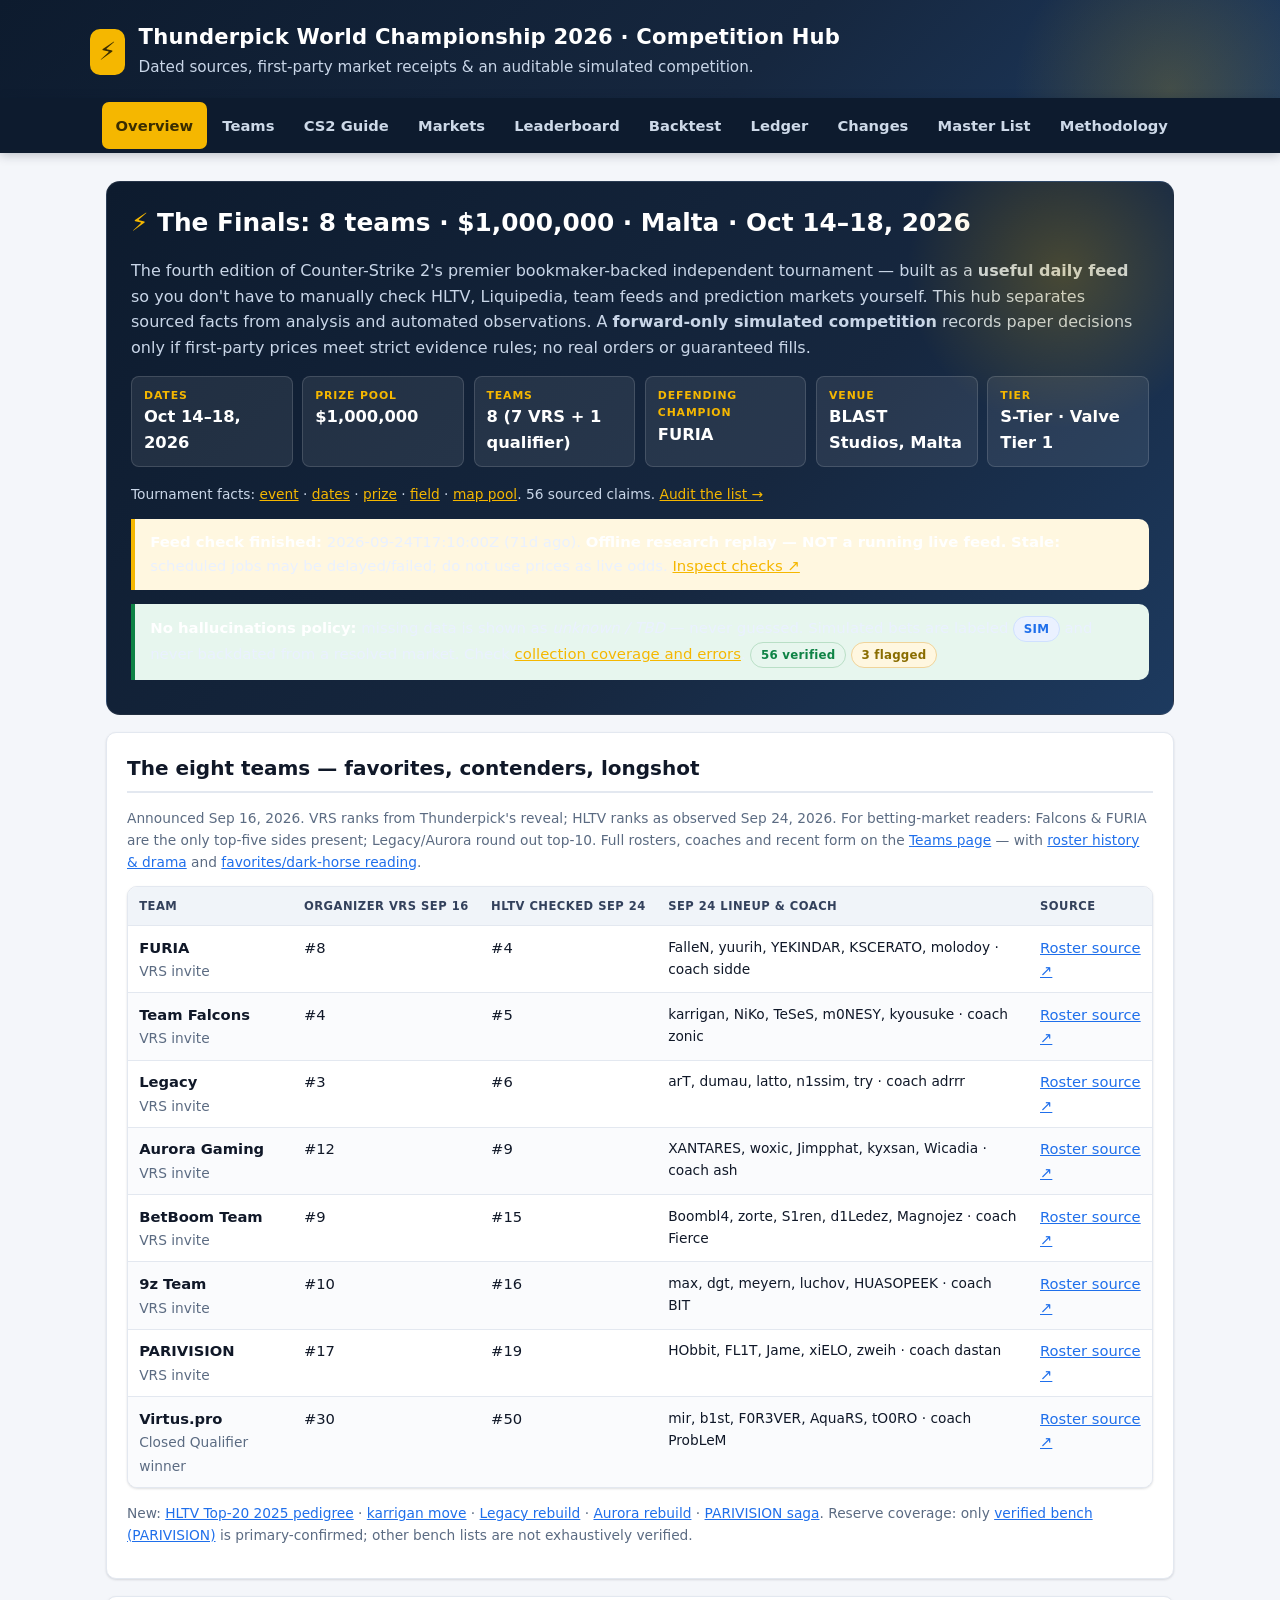
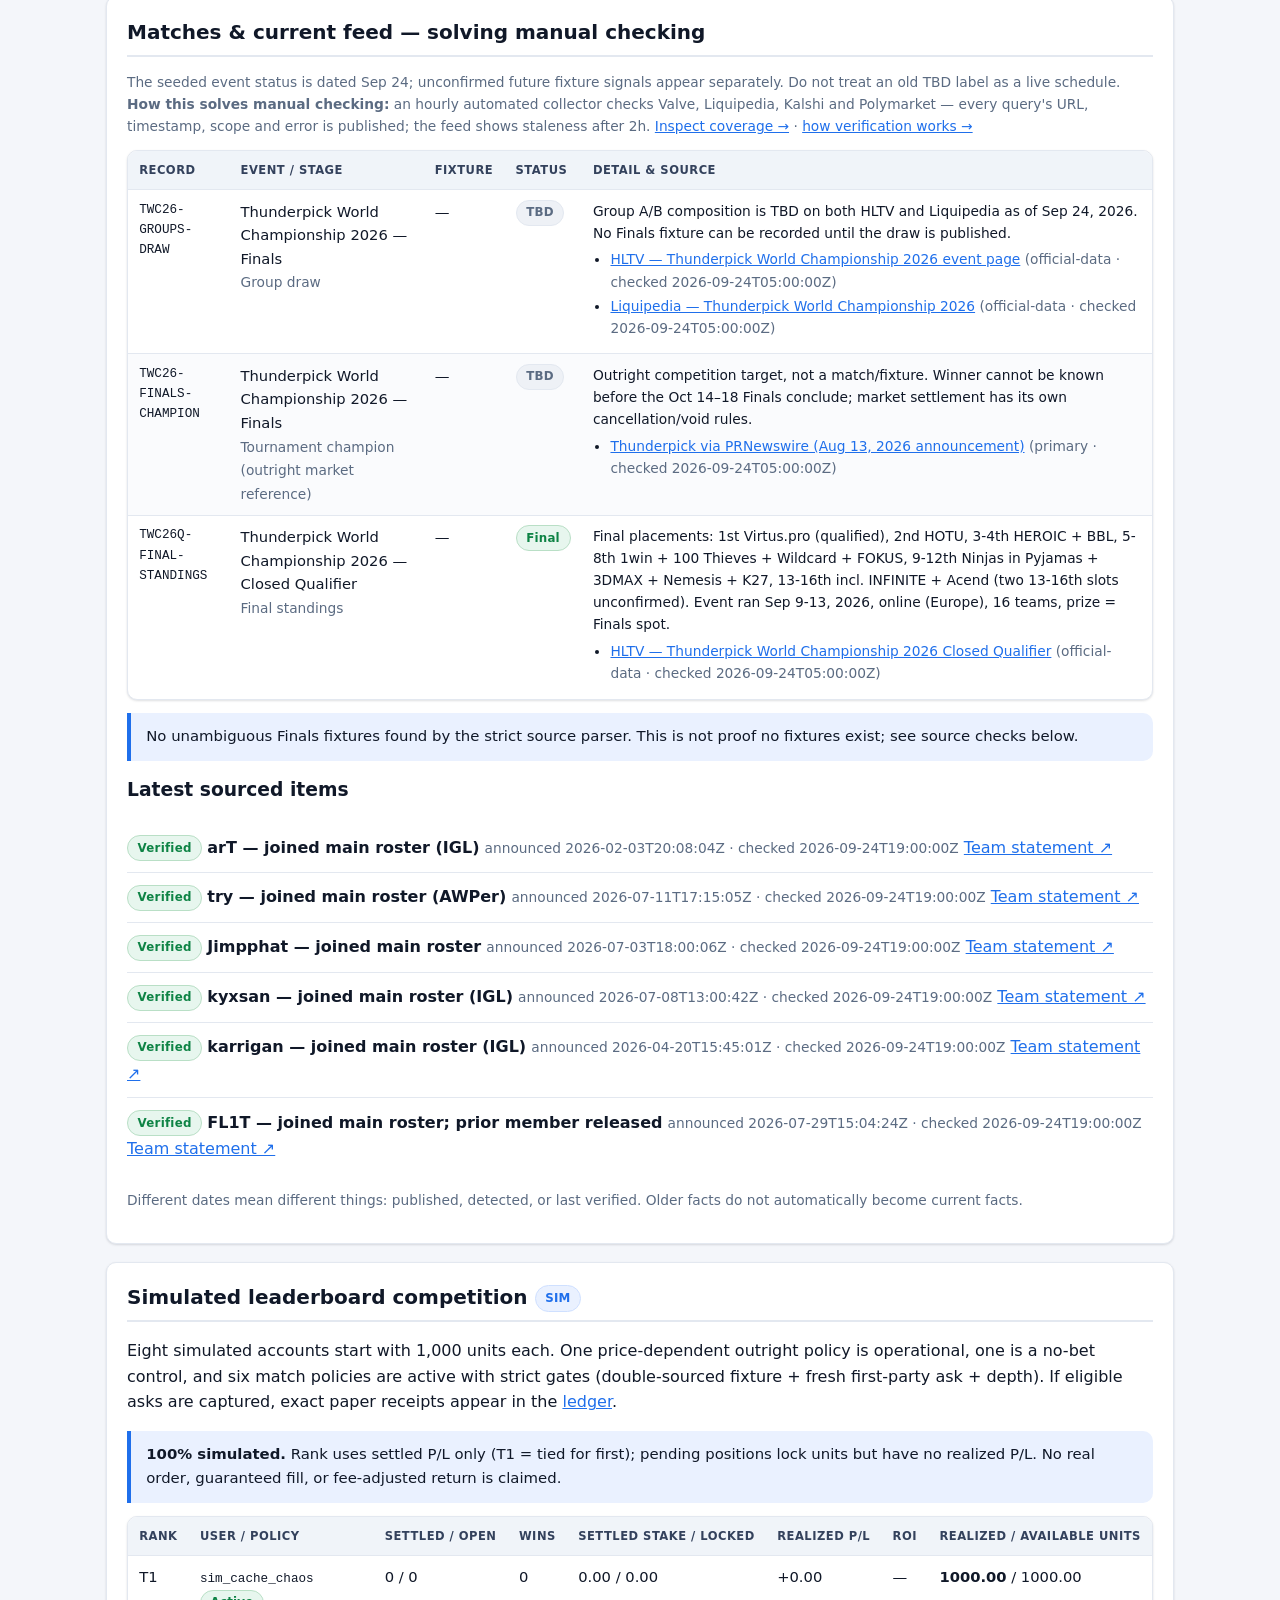
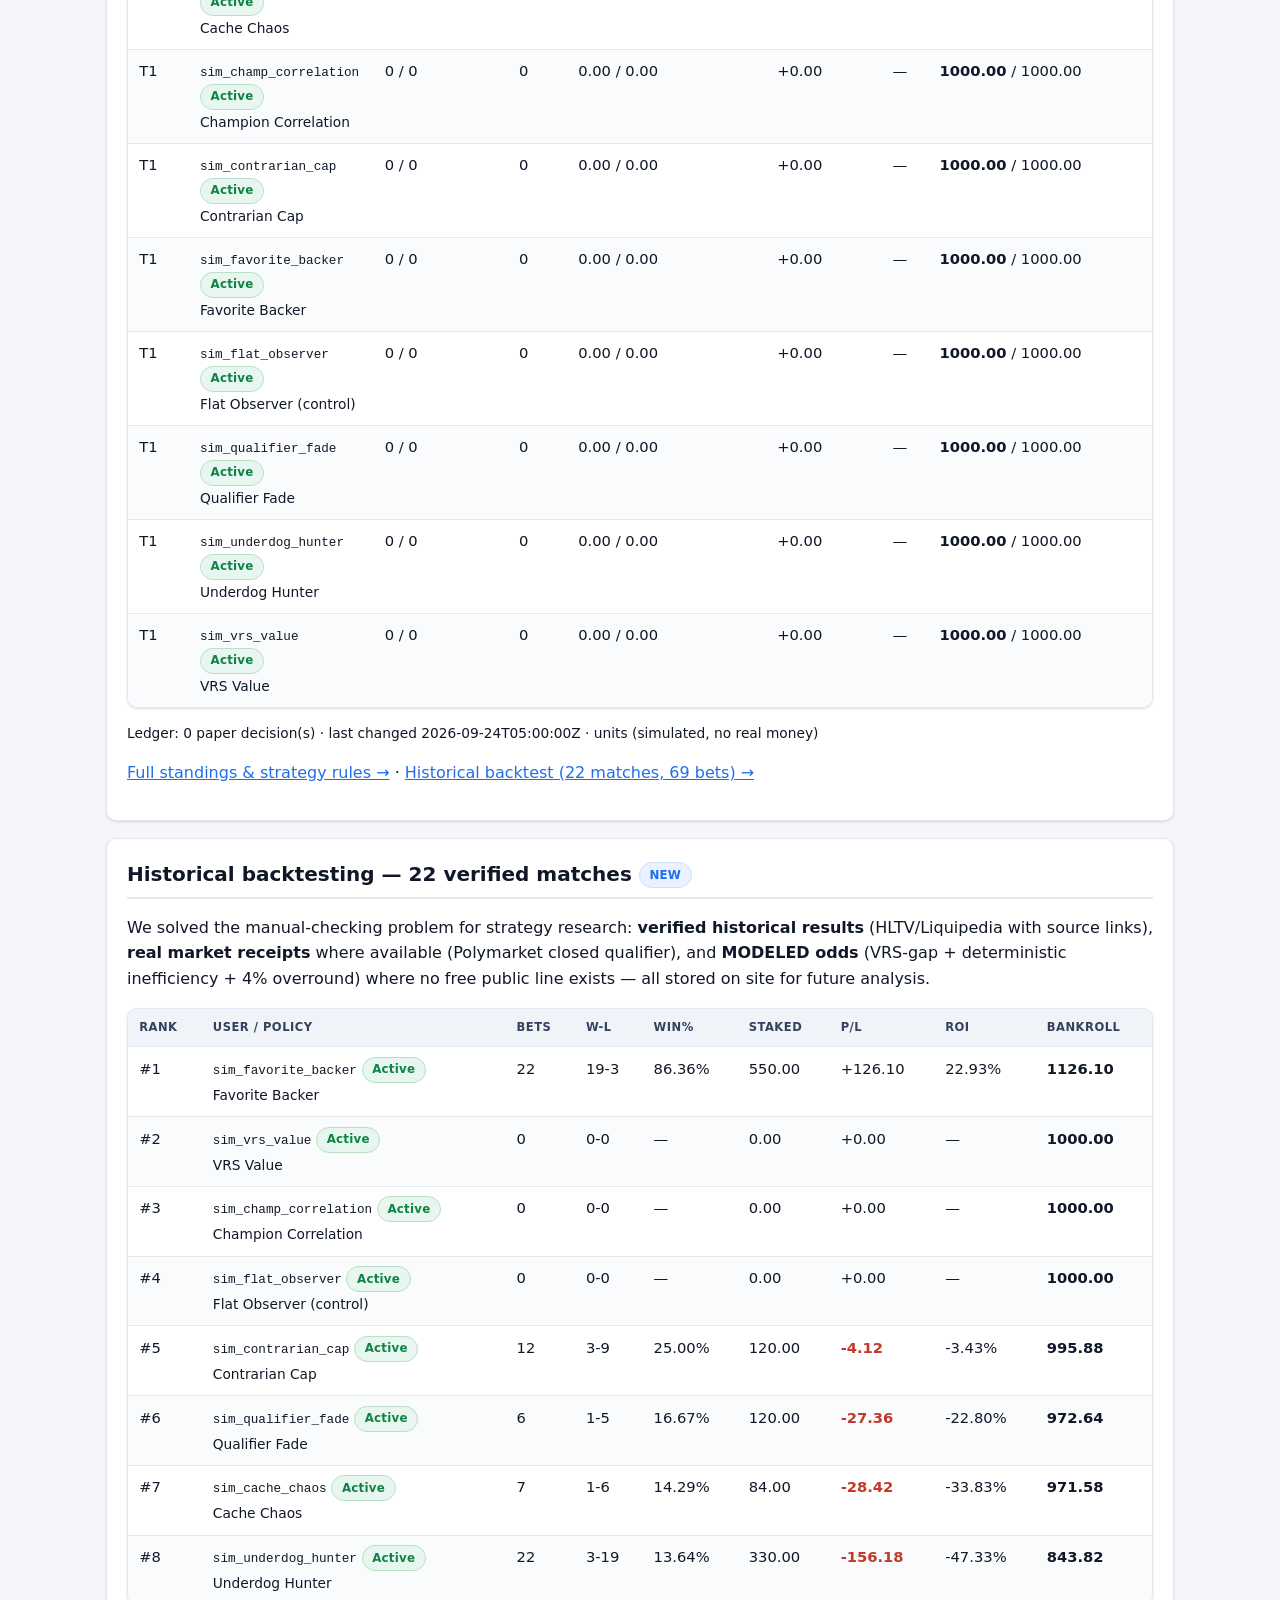
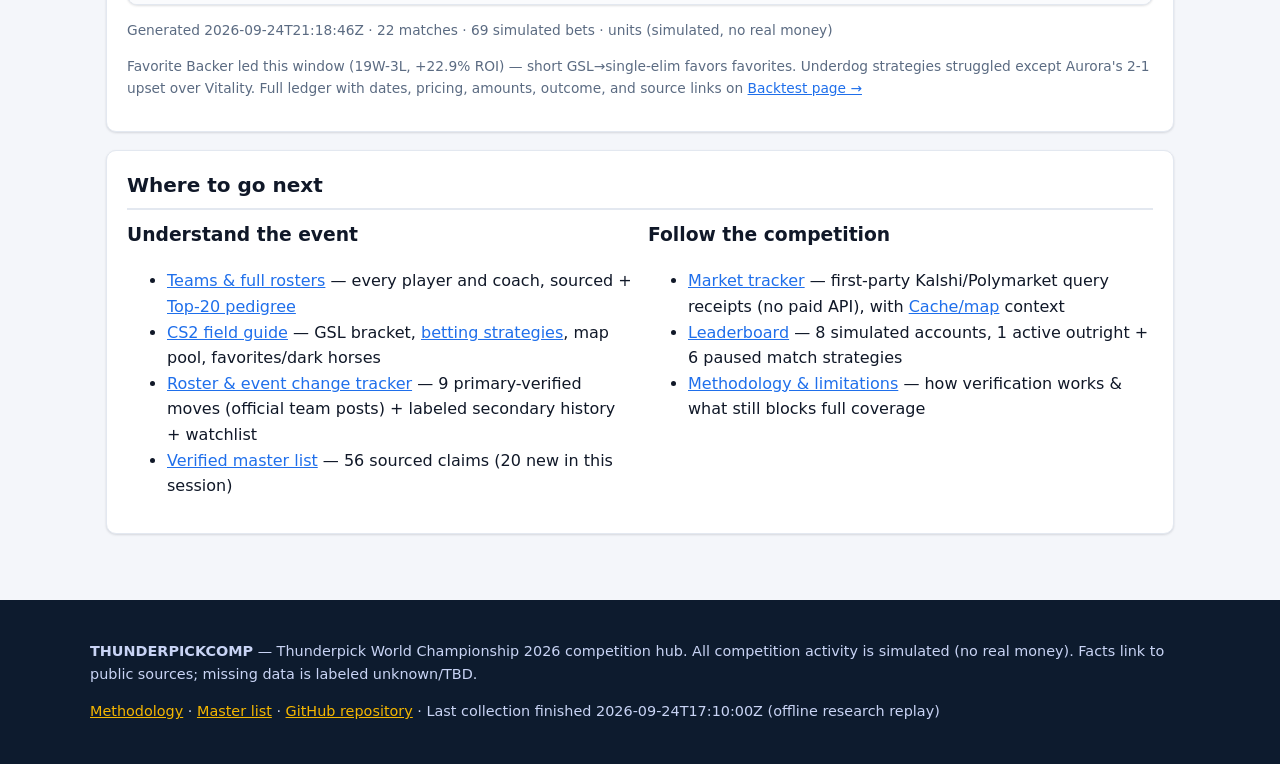
<file: index.html>
<!DOCTYPE html>
<html lang="en">
<head>
  <meta charset="utf-8">
  <meta name="viewport" content="width=device-width, initial-scale=1">
  <title>Thunderpick WC 2026 · Prediction Competition Hub</title>
  <meta name="description" content="Verified Thunderpick World Championship 2026 hub: tournament facts, teams, rosters, free prediction-market tracking, and a transparent simulated leaderboard competition.">
  <link rel="stylesheet" href="assets/style.css">
</head>
<body>
  <a class="skip-link" href="#main-content">Skip to content</a>
  <header class="site-header">
    <div class="wrap">
      <div class="brand">
        <span class="brand-mark" aria-hidden="true">⚡</span>
        <div>
          <h1>Thunderpick World Championship 2026 · Competition Hub</h1>
          <p class="tagline">Dated sources, first-party market receipts &amp; an auditable simulated competition.</p>
        </div>
      </div>
    </div>
  </header>
  <nav class="main-nav" aria-label="Main">
    <div class="wrap">
      <a href="index.html" aria-current="page">Overview</a>
      <a href="teams.html">Teams</a>
      <a href="guide.html">CS2 Guide</a>
      <a href="markets.html">Markets</a>
      <a href="leaderboard.html">Leaderboard</a>
      <a href="backtest.html">Backtest</a>
      <a href="ledger.html">Ledger</a>
      <a href="changes.html">Changes</a>
      <a href="master-list.html">Master List</a>
      <a href="methodology.html">Methodology</a>
    </div>
  </nav>
  <main id="main-content">
    <div class="wrap">
      <section class="hero" aria-labelledby="hero-title">
        <h2 id="hero-title"><span class="bolt">⚡</span> The Finals: 8 teams · $1,000,000 · Malta · Oct 14–18, 2026</h2>
        <p>The fourth edition of Counter-Strike 2's premier bookmaker-backed independent tournament — built as a <strong>useful daily feed</strong> so you don't have to manually check HLTV, Liquipedia, team feeds and prediction markets yourself. This hub separates sourced facts from analysis and automated observations. A <strong>forward-only simulated competition</strong> records paper decisions only if first-party prices meet strict evidence rules; no real orders or guaranteed fills.</p>
        <div class="fact-grid">
          <div class="fact"><div class="k">Dates</div><div class="v">Oct 14–18, 2026</div></div>
          <div class="fact"><div class="k">Prize pool</div><div class="v">$1,000,000</div></div>
          <div class="fact"><div class="k">Teams</div><div class="v">8 (7 VRS + 1 qualifier)</div></div>
          <div class="fact"><div class="k">Defending champion</div><div class="v">FURIA</div></div>
          <div class="fact"><div class="k">Venue</div><div class="v">BLAST Studios, Malta</div></div>
          <div class="fact"><div class="k">Tier</div><div class="v">S-Tier · Valve Tier 1</div></div>
        </div>
        <p class="small" style="color:#c9d6e8">Tournament facts: <a href="master-list.html#ML-001">event</a> · <a href="master-list.html#ML-003">dates</a> · <a href="master-list.html#ML-005">prize</a> · <a href="master-list.html#ML-007">field</a> · <a href="master-list.html#ML-050">map pool</a>. <span data-master-count>56</span> sourced claims. <a href="master-list.html">Audit the list →</a></p>
        <div data-render="pulse"><p class="muted">Loading feed health…</p></div>
        <div class="notice good"><strong>No hallucinations policy:</strong> missing data is shown as <em>unknown / TBD</em> — never guessed. Simulated bets are labeled <span class="badge sim">SIM</span> and never backdated from a resolved market. Check <a href="markets.html#source-checks">collection coverage and errors</a>. <span class="badge verified">56 verified</span> <span class="badge flagged">3 flagged</span></div>
      </section>

      <section class="card" aria-labelledby="field-title">
        <h2 id="field-title">The eight teams — favorites, contenders, longshot</h2>
        <p class="small muted">Announced Sep 16, 2026. VRS ranks from Thunderpick's reveal; HLTV ranks as observed Sep 24, 2026. For betting-market readers: Falcons & FURIA are the only top-five sides present; Legacy/Aurora round out top-10. Full rosters, coaches and recent form on the <a href="teams.html">Teams page</a> — with <a href="changes.html">roster history &amp; drama</a> and <a href="guide.html#field">favorites/dark-horse reading</a>.</p>
        <div data-render="teams-table"><p class="muted">Loading verified team data…</p></div>
        <p class="small muted">New: <a href="master-list.html#ML-040">HLTV Top-20 2025 pedigree</a> · <a href="master-list.html#ML-043">karrigan move</a> · <a href="master-list.html#ML-045">Legacy rebuild</a> · <a href="master-list.html#ML-046">Aurora rebuild</a> · <a href="master-list.html#ML-048">PARIVISION saga</a>. Reserve coverage: only <a href="master-list.html#ML-033">verified bench (PARIVISION)</a> is primary-confirmed; other bench lists are not exhaustively verified.</p>
      </section>

      <section class="card" aria-labelledby="matches-title">
        <h2 id="matches-title">Matches &amp; current feed — solving manual checking</h2>
        <p class="muted small">The seeded event status is dated Sep 24; unconfirmed future fixture signals appear separately. Do not treat an old TBD label as a live schedule. <strong>How this solves manual checking:</strong> an hourly automated collector checks Valve, Liquipedia, Kalshi and Polymarket — every query's URL, timestamp, scope and error is published; the feed shows staleness after 2h. <a href="markets.html#source-checks">Inspect coverage →</a> · <a href="methodology.html">how verification works →</a></p>
        <div data-render="matches"><p class="muted">Loading match records…</p></div>
        <div data-render="fixture-signals"><p class="muted">Checking fixture signals…</p></div><h3>Latest sourced items</h3>
        <div data-render="feed" data-limit="6"><p class="muted">Loading feed…</p></div>
      </section>

      <section class="card" aria-labelledby="comp-title">
        <h2 id="comp-title">Simulated leaderboard competition <span class="badge sim">SIM</span></h2>
        <p>Eight simulated accounts start with 1,000 units each. One price-dependent outright policy is operational, one is a no-bet control, and six match policies are active with strict gates (double-sourced fixture + fresh first-party ask + depth). If eligible asks are captured, exact paper receipts appear in the <a href="ledger.html">ledger</a>.</p>
        <div data-render="leaderboard"><p class="muted">Loading standings…</p></div>
        <p class="small"><span data-ledger-meta></span></p>
        <p><a href="leaderboard.html">Full standings &amp; strategy rules →</a> · <a href="backtest.html">Historical backtest (22 matches, 69 bets) →</a></p>
      </section>

      <section class="card" aria-labelledby="backtest-title">
        <h2 id="backtest-title">Historical backtesting — 22 verified matches <span class="badge sim">NEW</span></h2>
        <p>We solved the manual-checking problem for strategy research: <strong>verified historical results</strong> (HLTV/Liquipedia with source links), <strong>real market receipts</strong> where available (Polymarket closed qualifier), and <strong>MODELED odds</strong> (VRS-gap + deterministic inefficiency + 4% overround) where no free public line exists — all stored on site for future analysis.</p>
        <div data-render="backtest-leaderboard"><p class="muted">Loading backtest leaderboard…</p></div>
        <p class="small muted">Favorite Backer led this window (19W-3L, +22.9% ROI) — short GSL→single-elim favors favorites. Underdog strategies struggled except Aurora's 2-1 upset over Vitality. Full ledger with dates, pricing, amounts, outcome, and source links on <a href="backtest.html">Backtest page →</a></p>
      </section>

      <section class="card" aria-labelledby="start-title">
        <h2 id="start-title">Where to go next</h2>
        <div class="grid-2">
          <div>
            <h3>Understand the event</h3>
            <ul>
              <li><a href="teams.html">Teams &amp; full rosters</a> — every player and coach, sourced + <a href="master-list.html#ML-040">Top-20 pedigree</a></li>
              <li><a href="guide.html">CS2 field guide</a> — GSL bracket, <a href="guide.html#betting-strategies">betting strategies</a>, map pool, favorites/dark horses</li>
              <li><a href="changes.html">Roster &amp; event change tracker</a> — 9 primary-verified moves (official team posts) + labeled secondary history + watchlist</li>
              <li><a href="master-list.html">Verified master list</a> — <span data-master-count>56</span> sourced claims (20 new in this session)</li>
            </ul>
          </div>
          <div>
            <h3>Follow the competition</h3>
            <ul>
              <li><a href="markets.html">Market tracker</a> — first-party Kalshi/Polymarket query receipts (no paid API), with <a href="master-list.html#ML-050">Cache/map</a> context</li>
              <li><a href="leaderboard.html">Leaderboard</a> — 8 simulated accounts, 1 active outright + 6 paused match strategies</li>
              <li><a href="methodology.html">Methodology &amp; limitations</a> — how verification works &amp; what still blocks full coverage</li>
            </ul>
          </div>
        </div>
      </section>
    </div>
  </main>
  <footer class="site-footer">
    <div class="wrap">
      <p><strong>THUNDERPICKCOMP</strong> — Thunderpick World Championship 2026 competition hub. All competition activity is simulated (no real money). Facts link to public sources; missing data is labeled unknown/TBD.</p>
      <p><a href="methodology.html">Methodology</a> · <a href="master-list.html">Master list</a> · <a href="https://github.com/buffedlizard55-lab/THUNDERPICKCOMP">GitHub repository</a> · Last collection finished <span data-today>2026-09-24</span></p>
    </div>
  </footer>
  <script src="assets/app.js"></script>
</body>
</html>
</file>
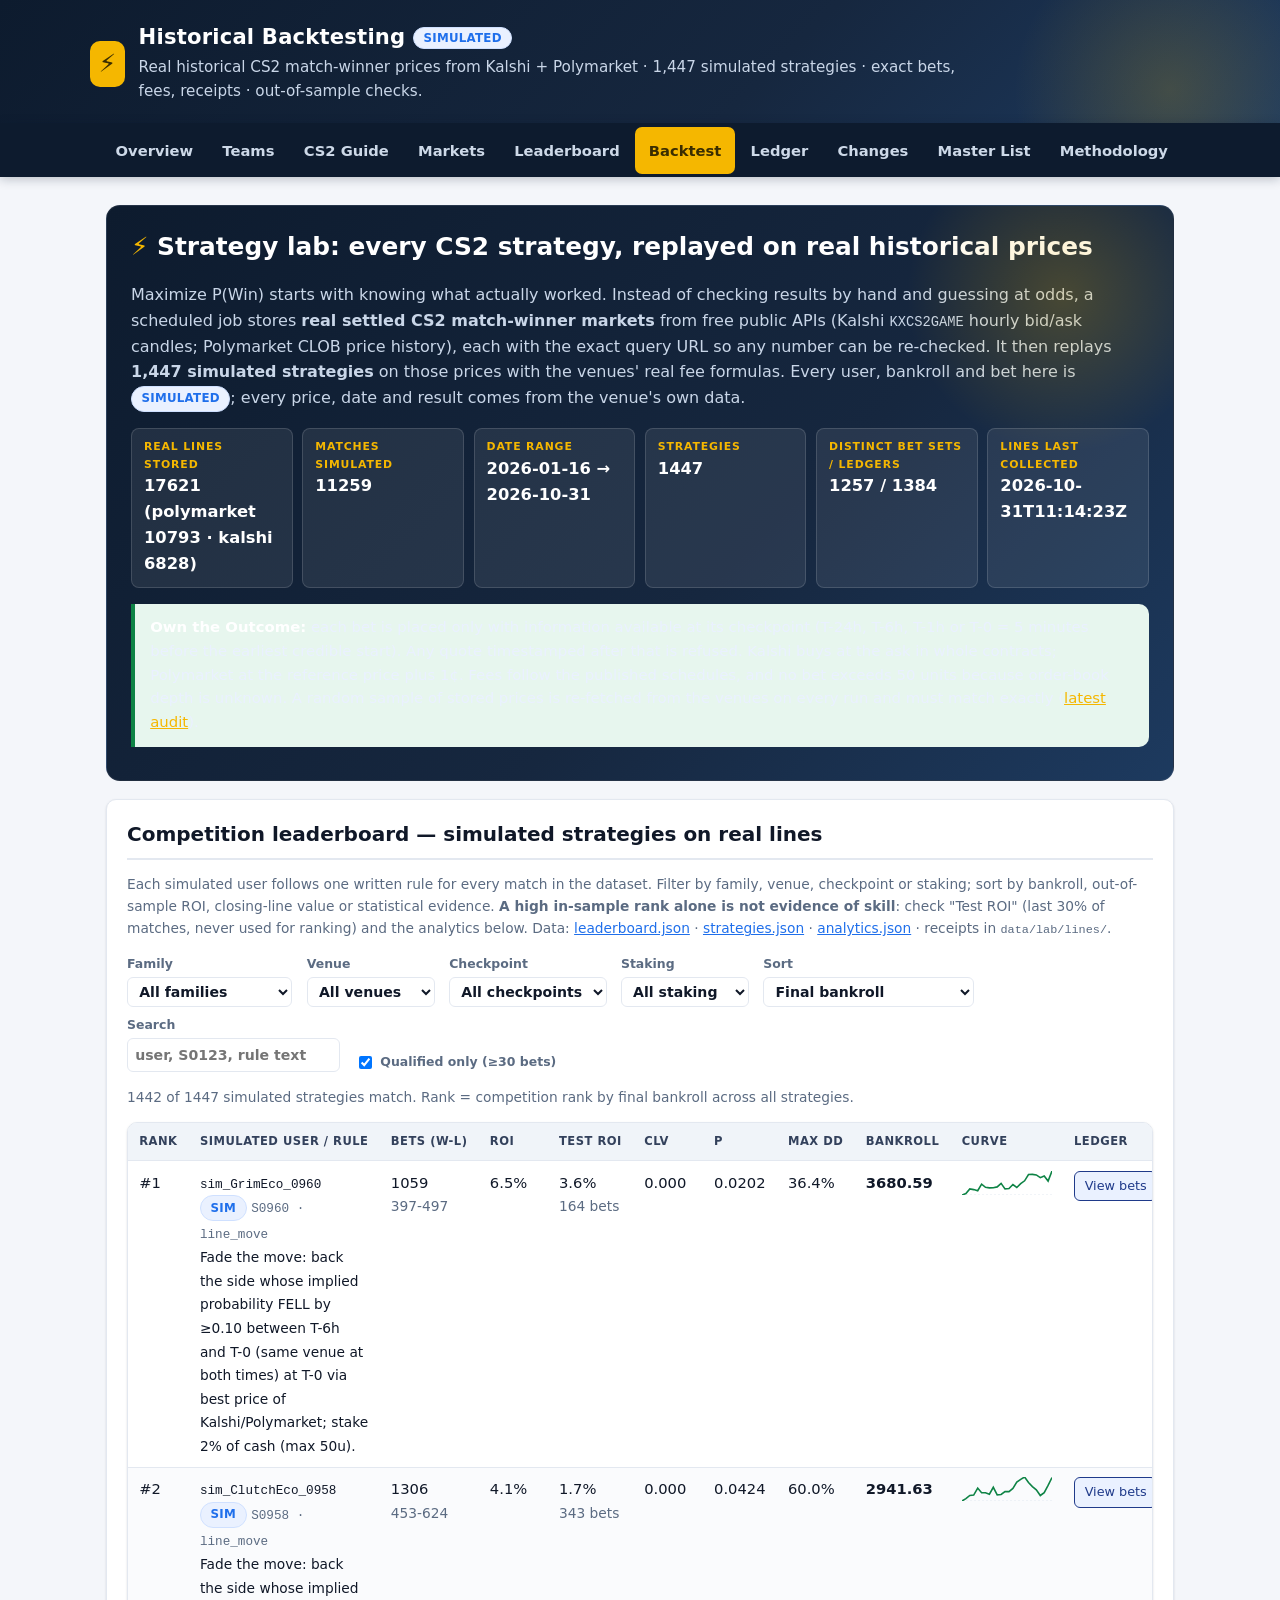
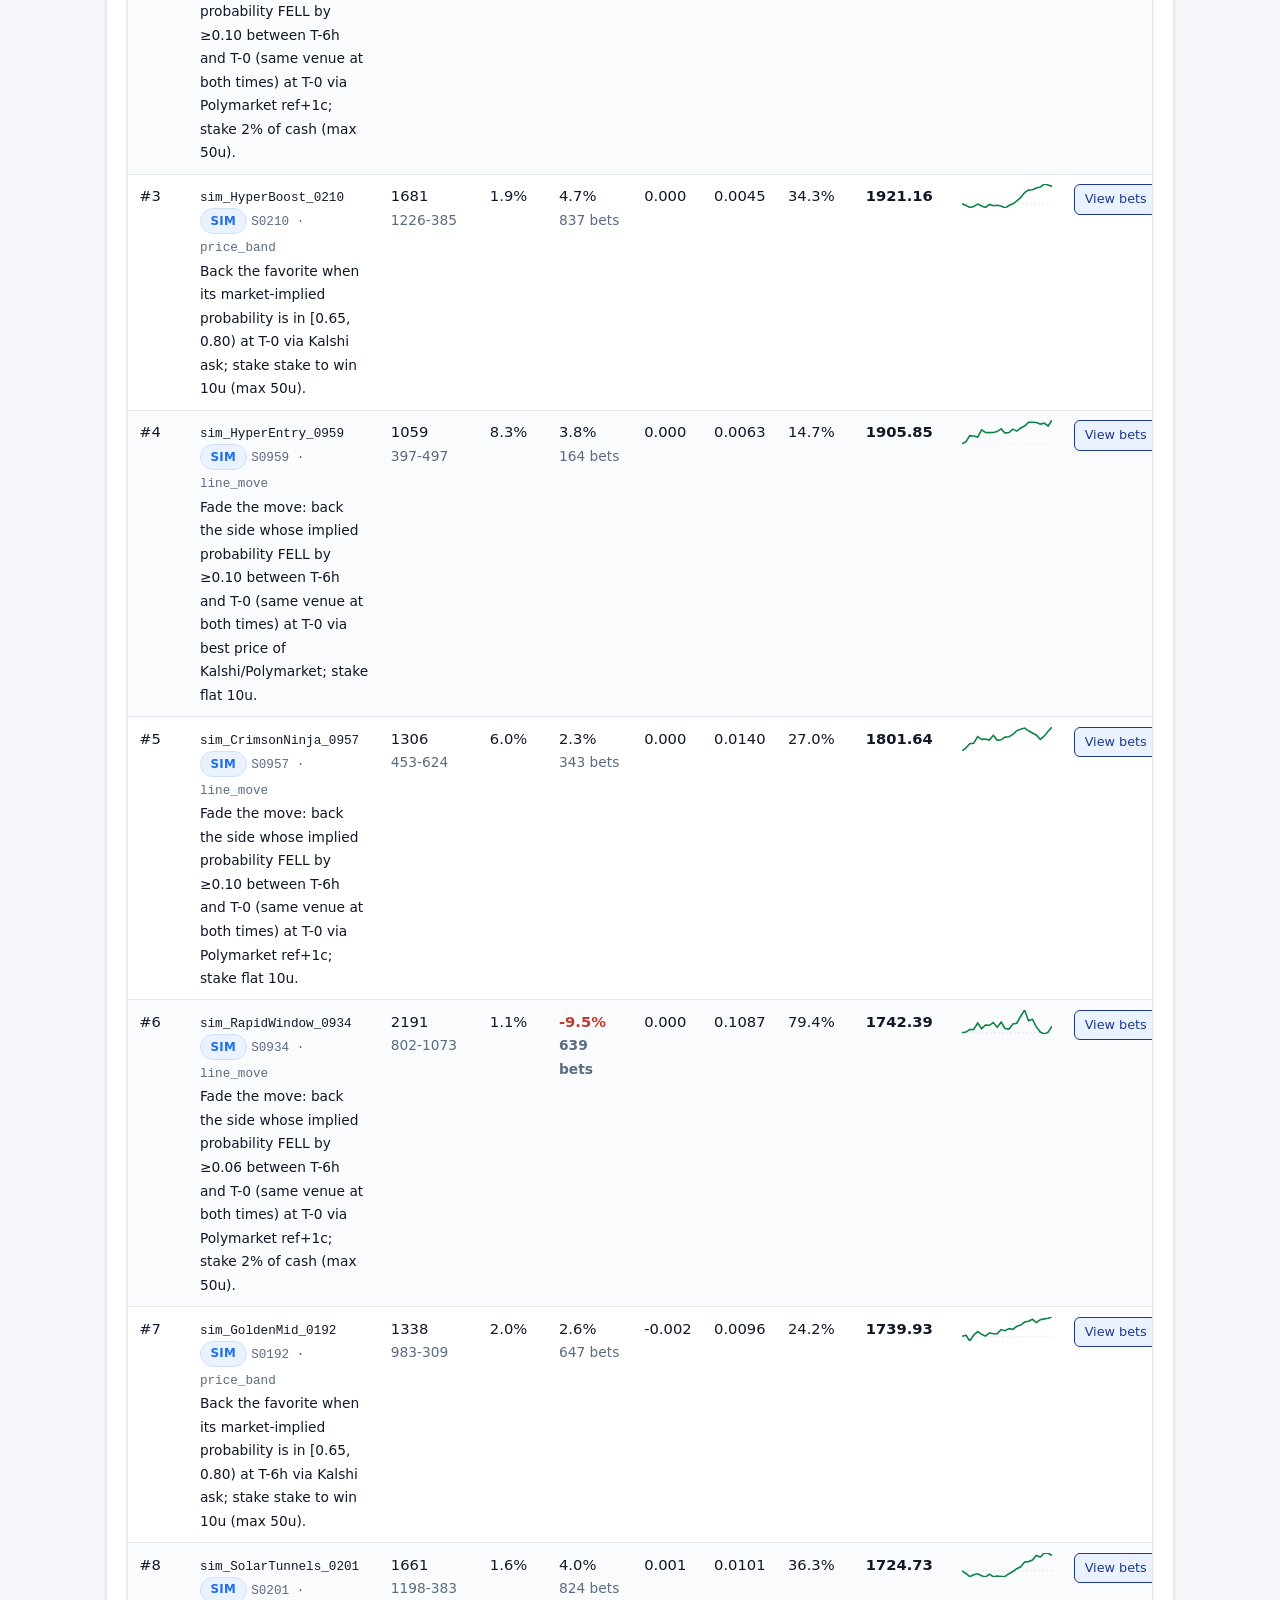
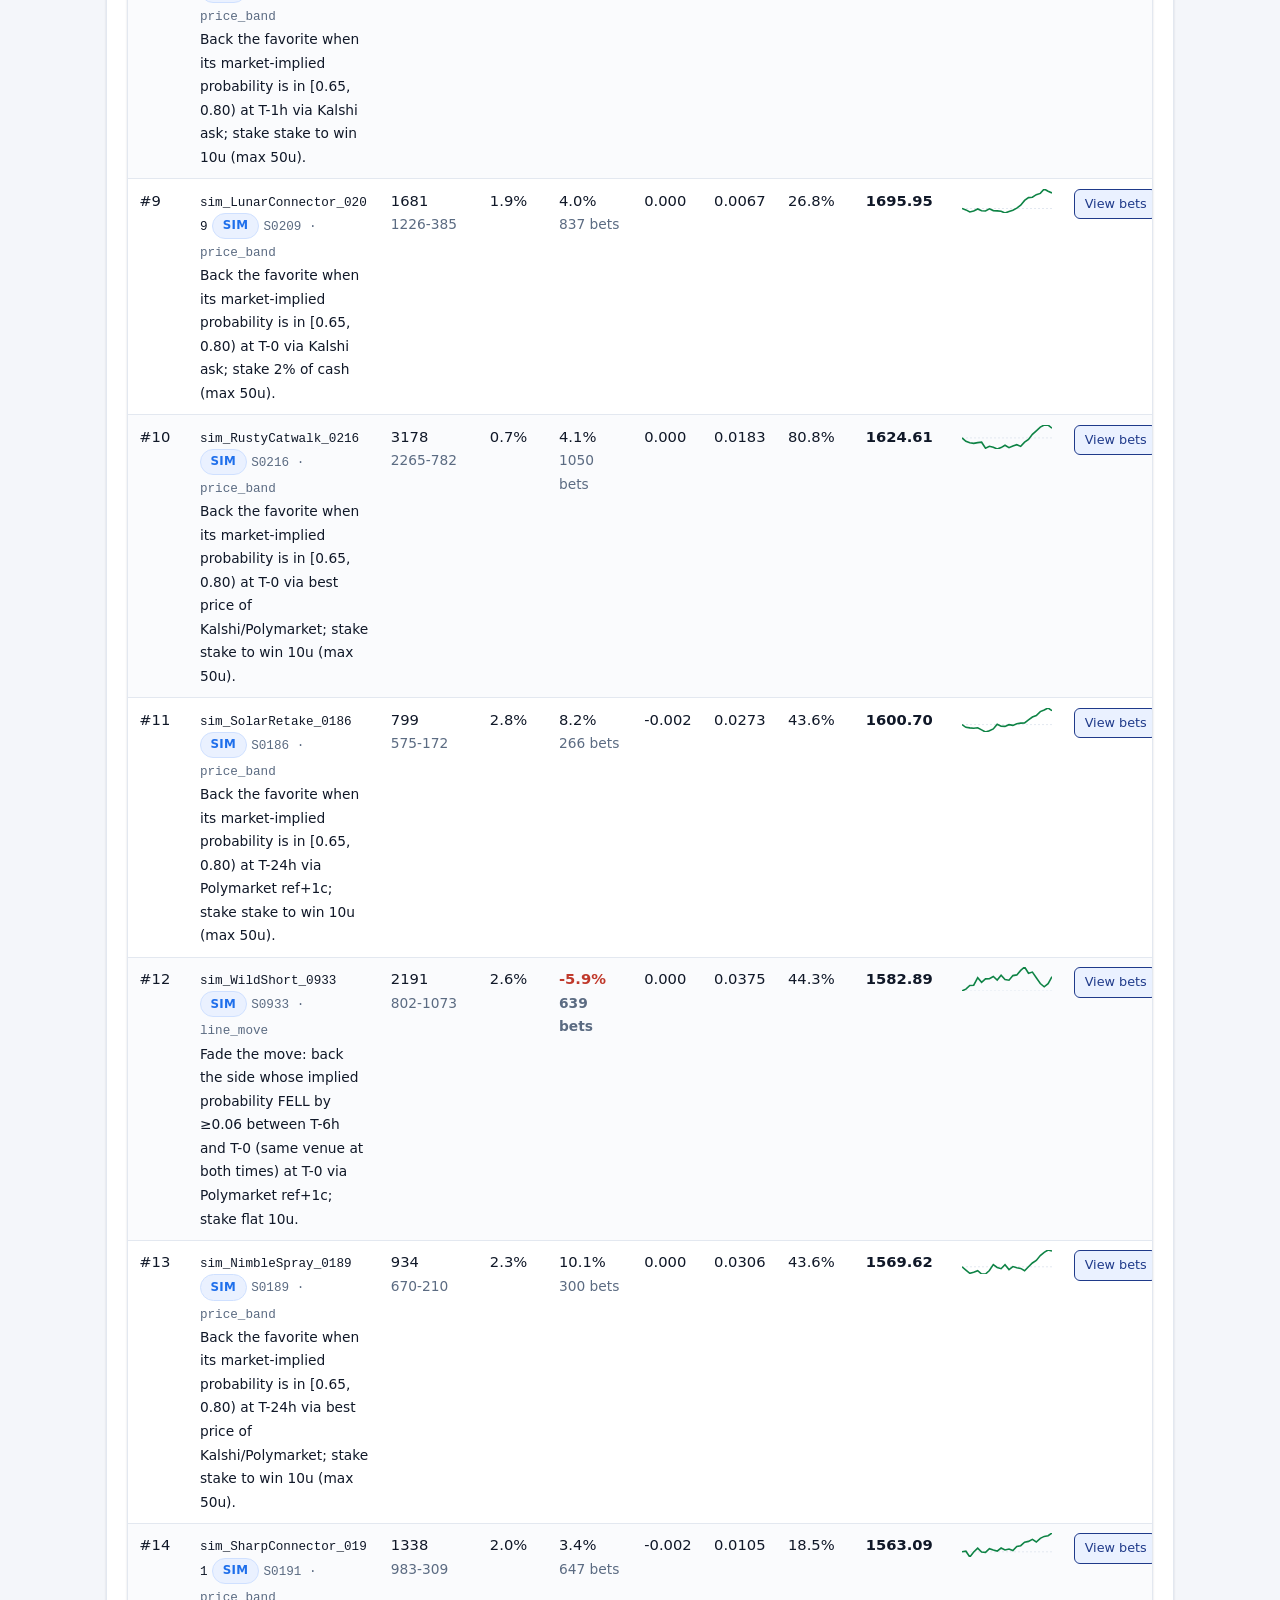
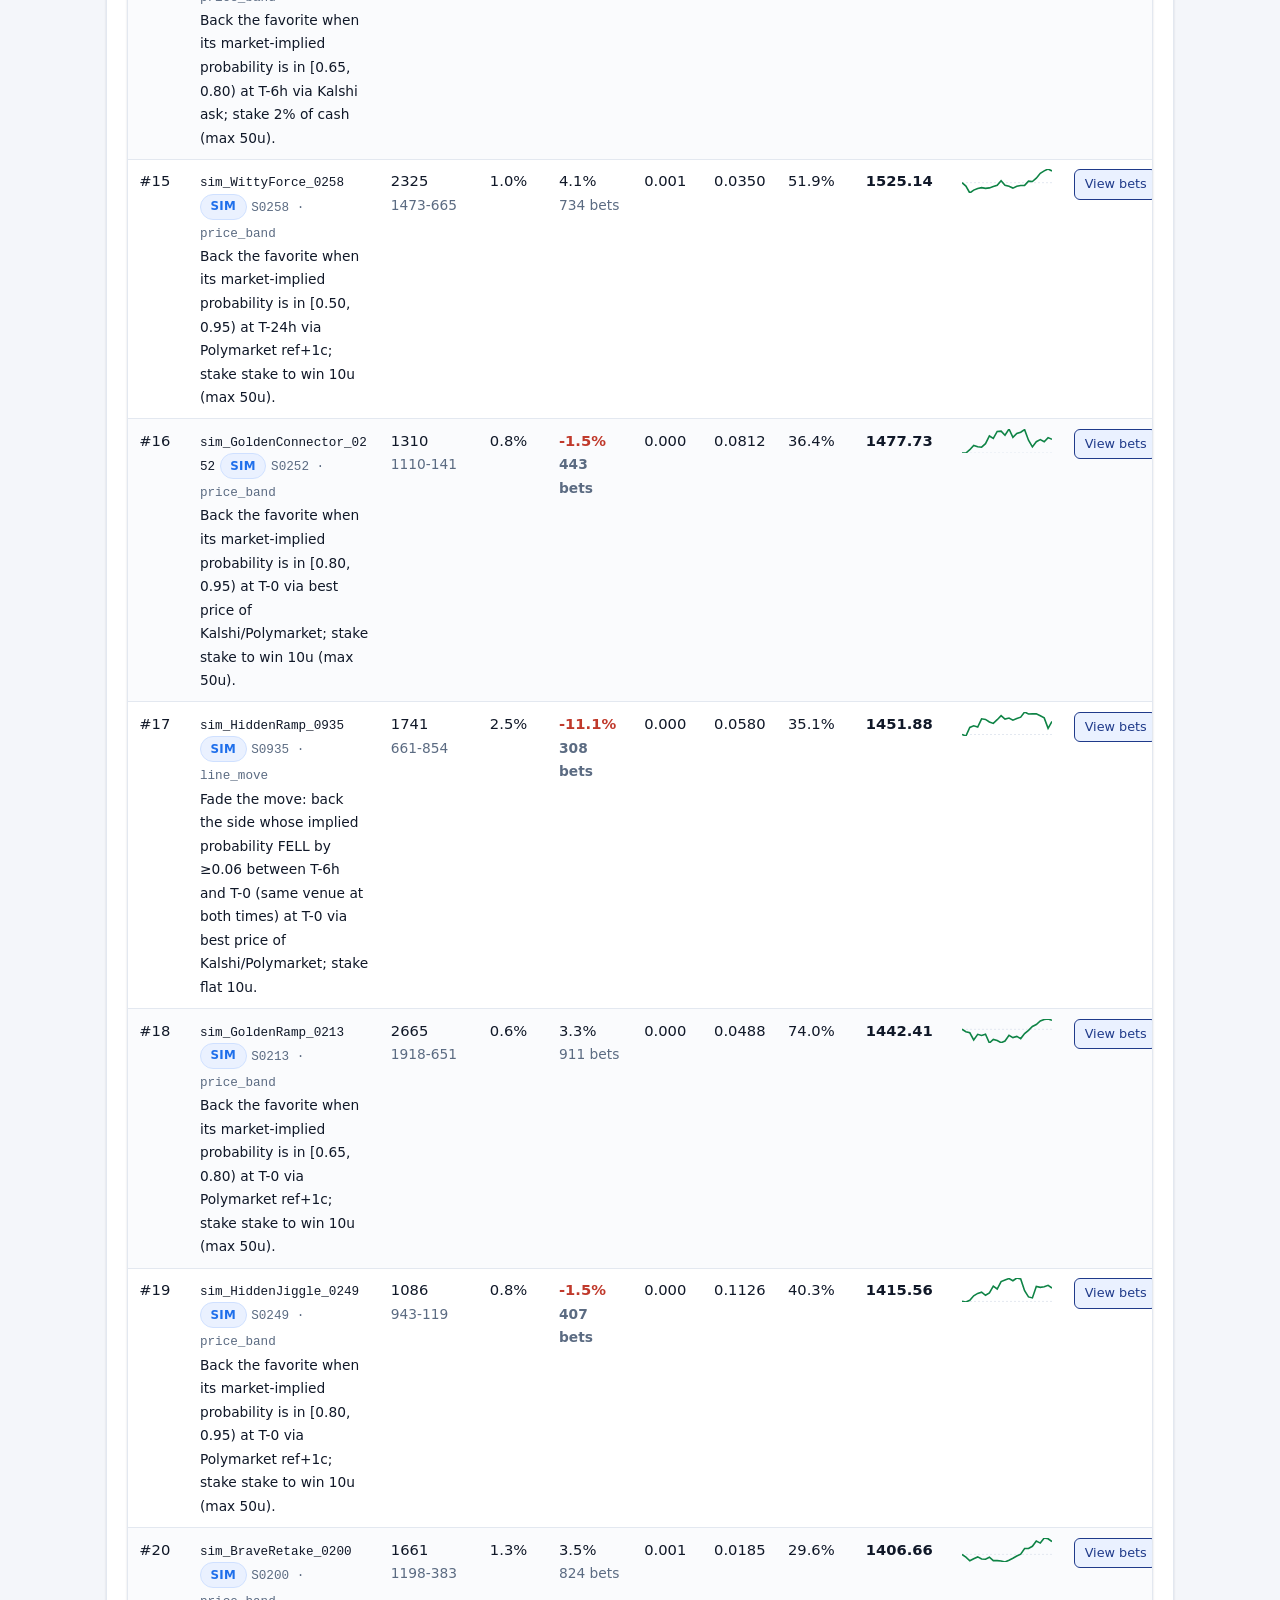
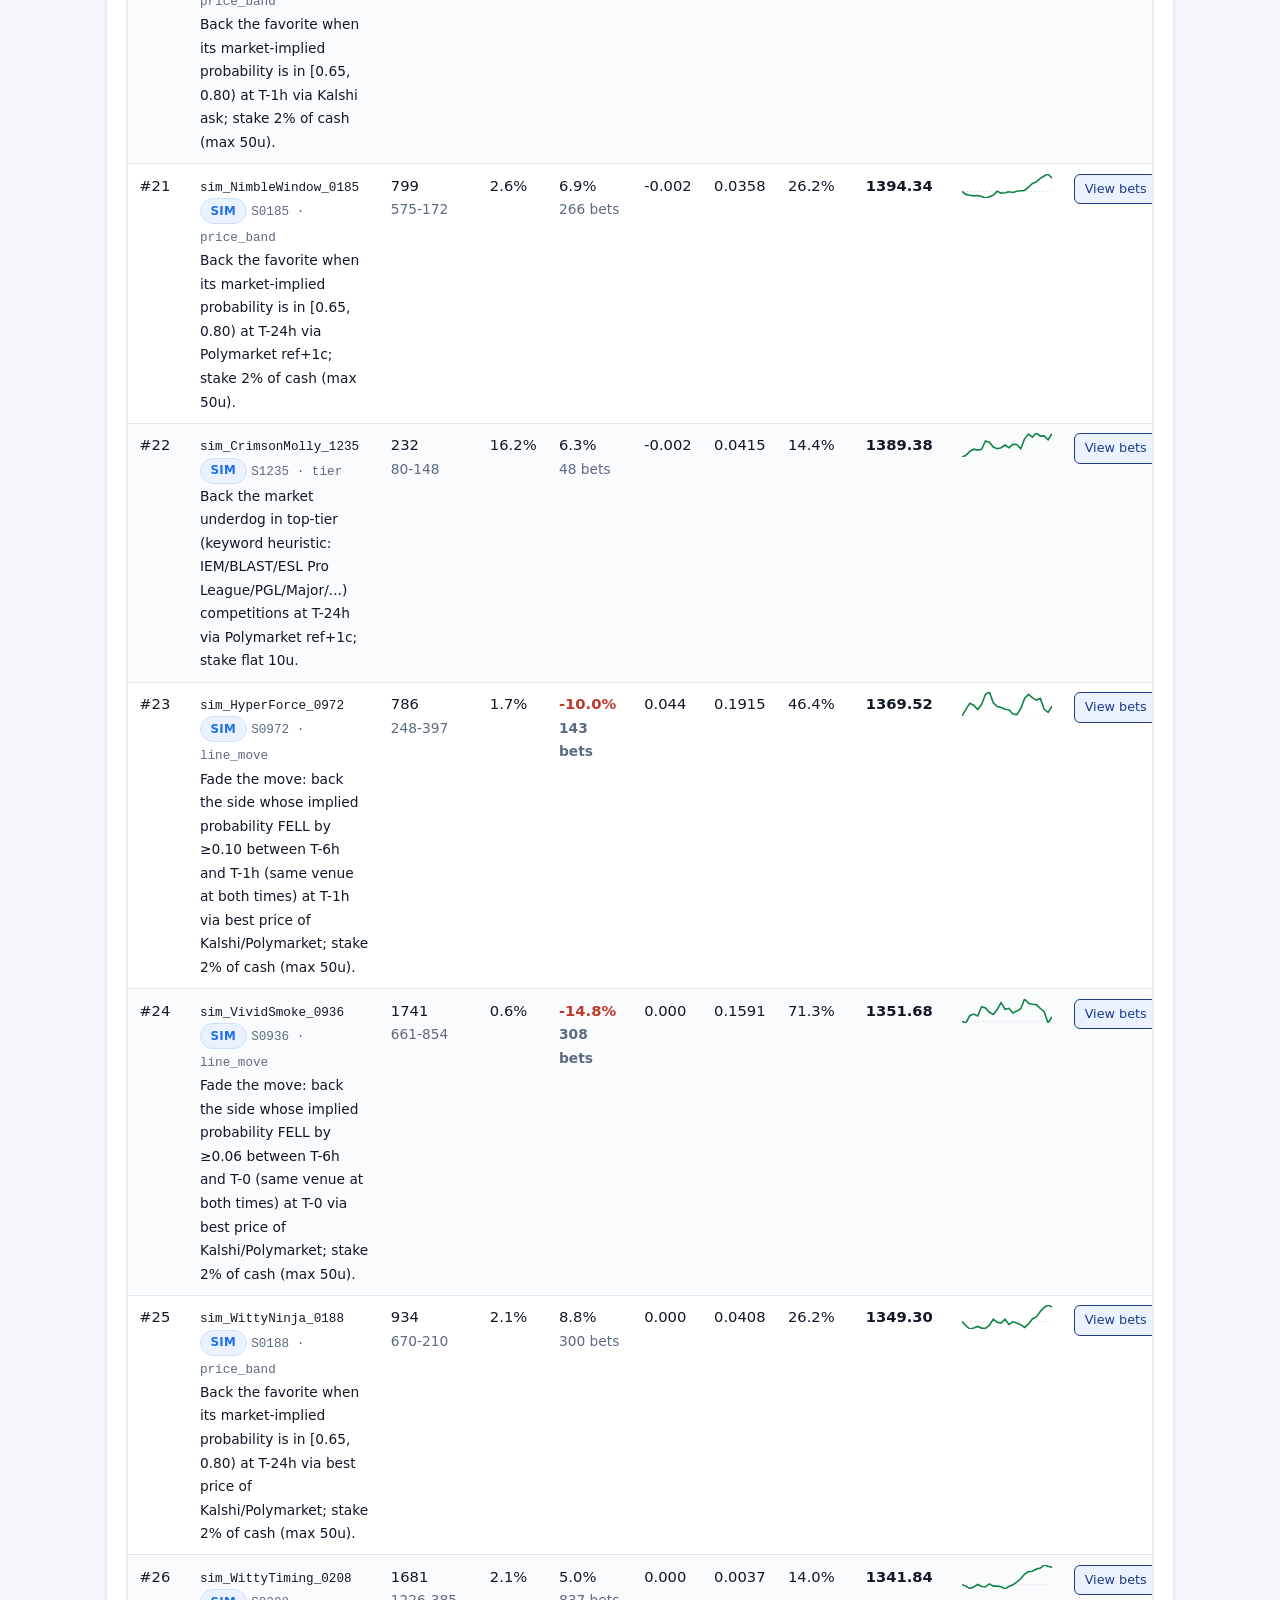
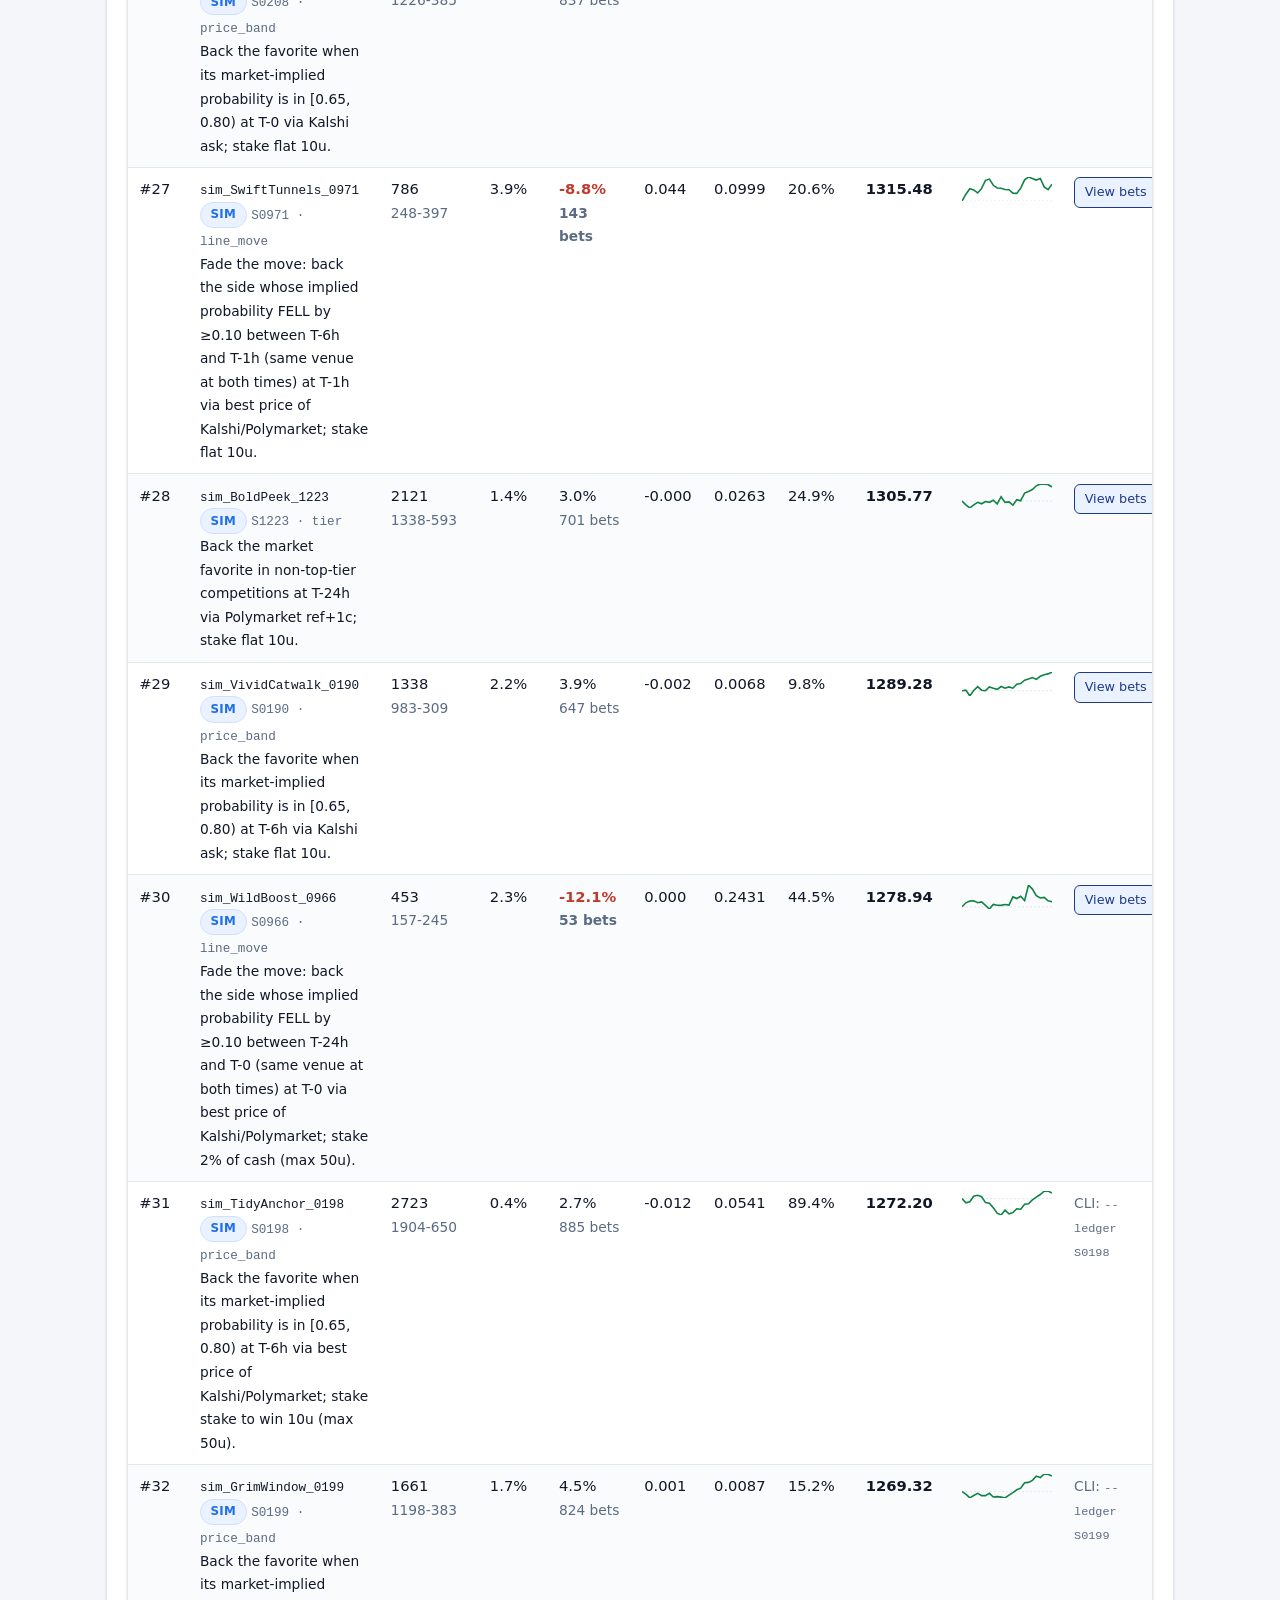
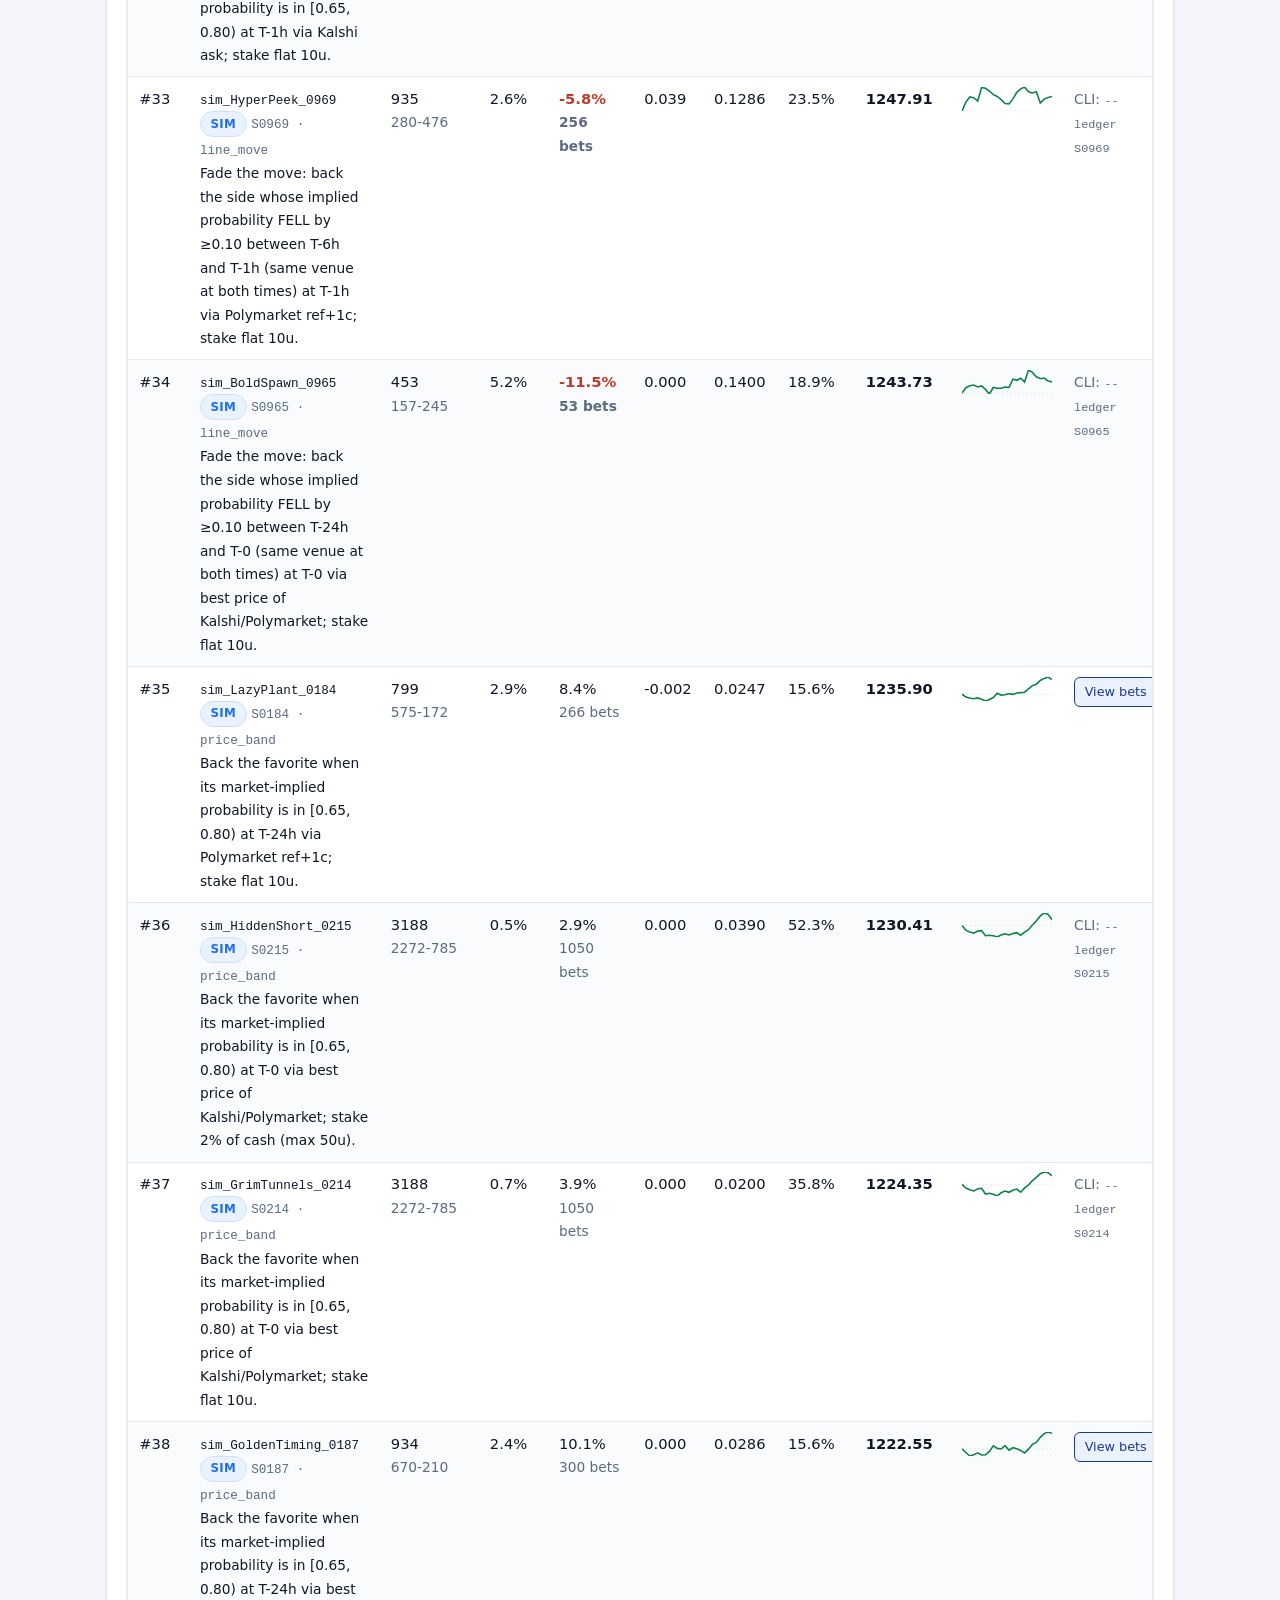
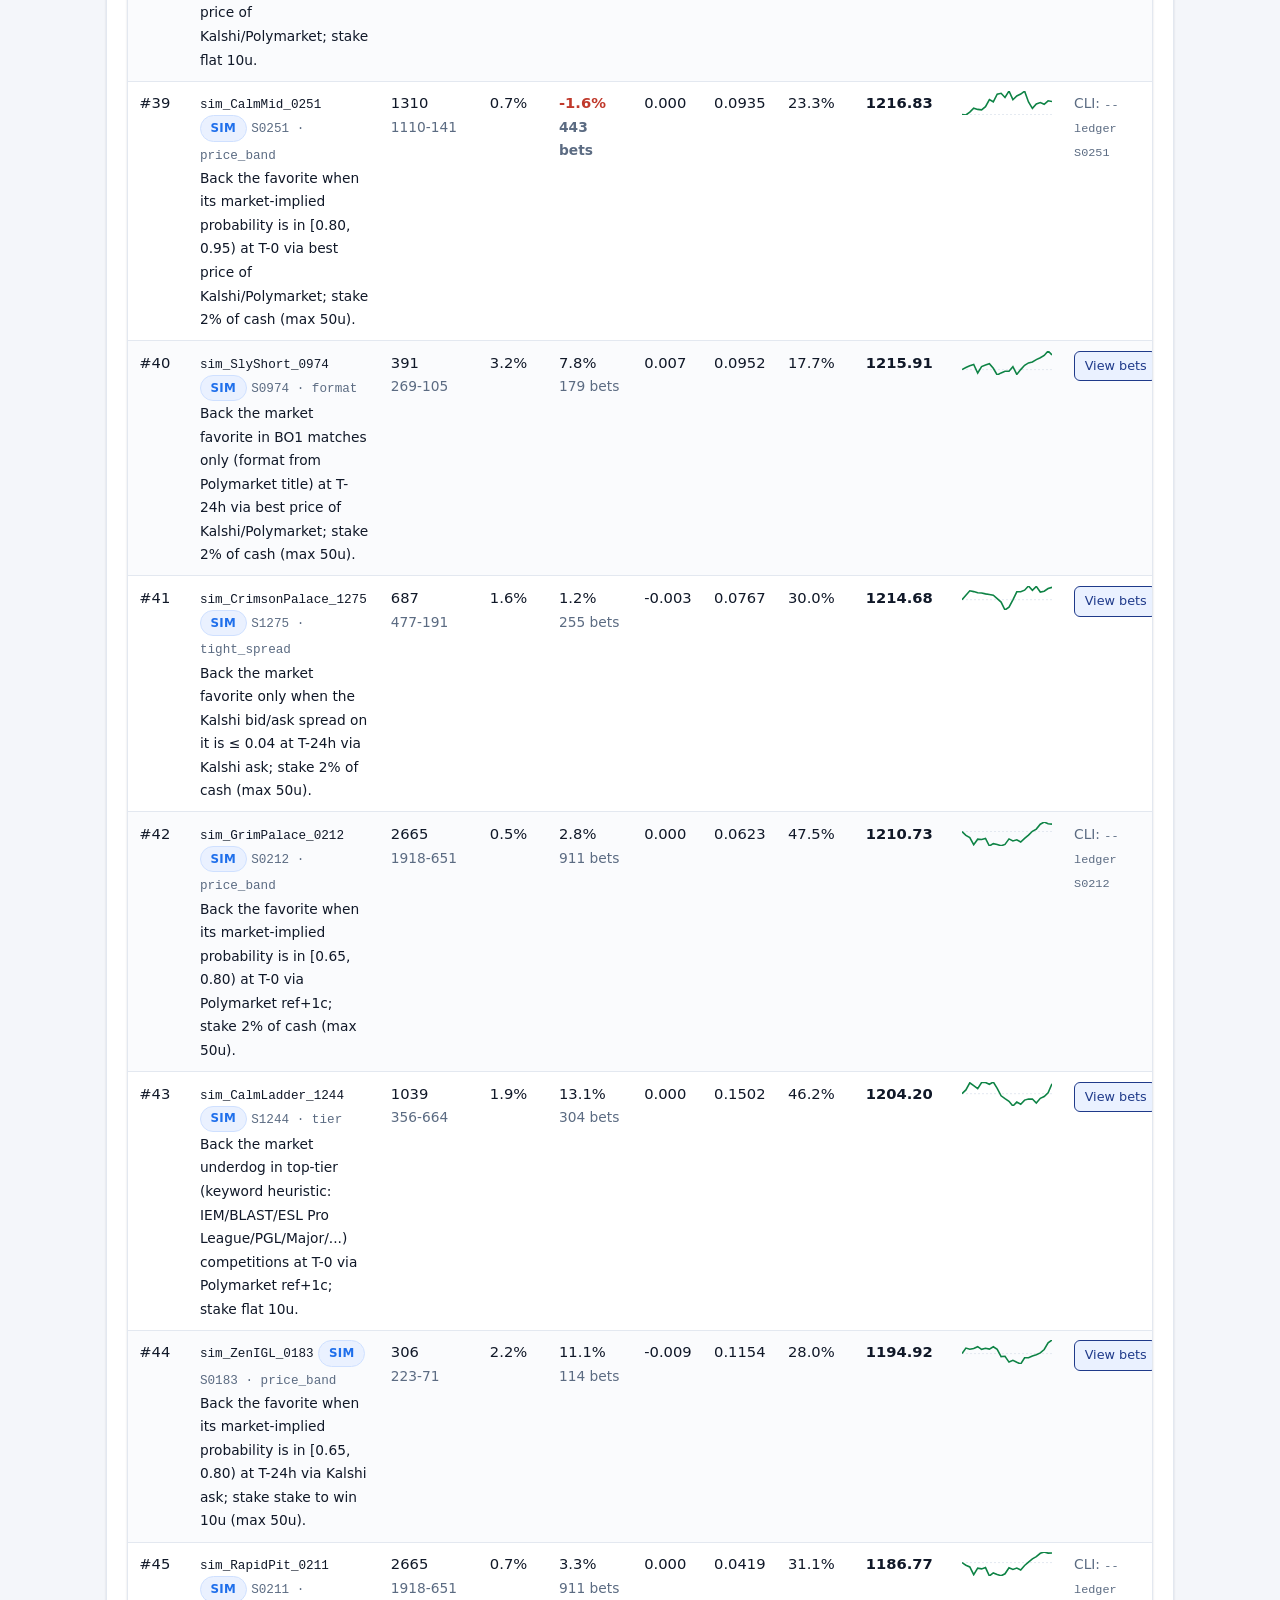
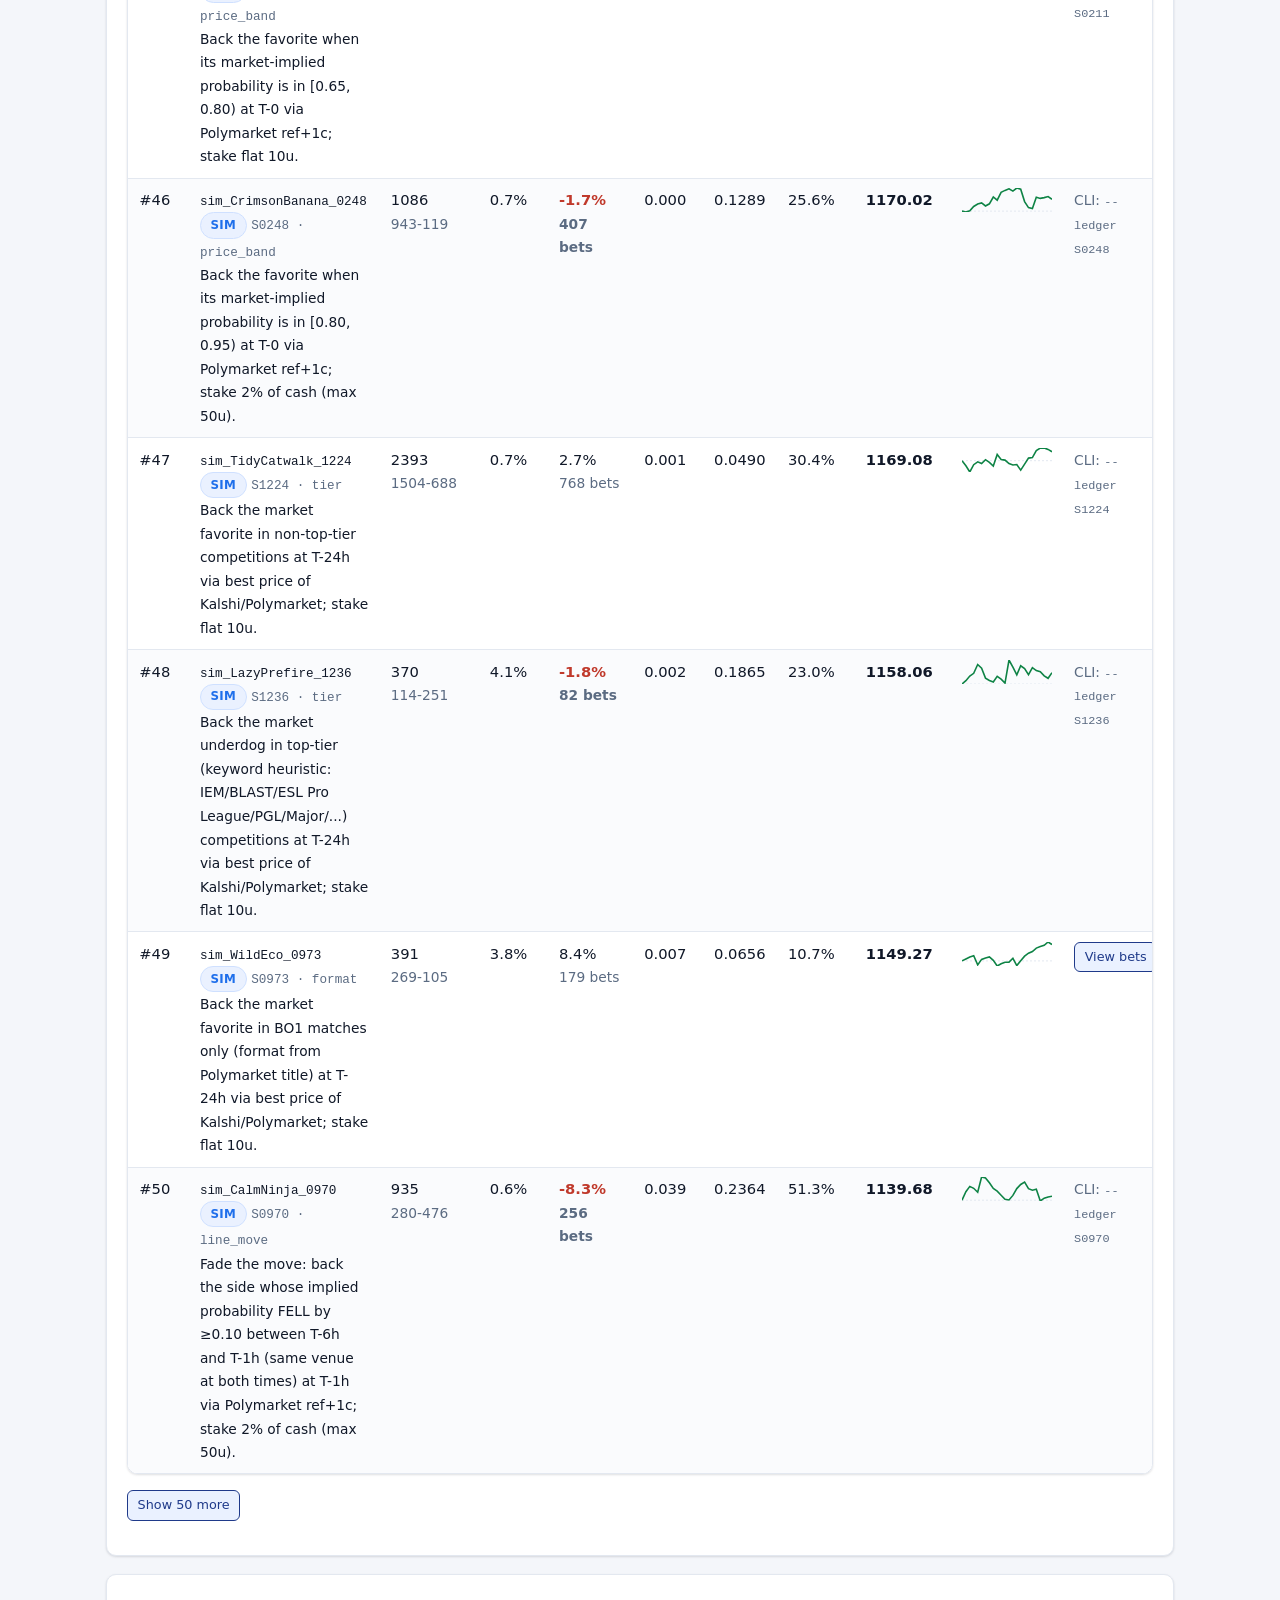
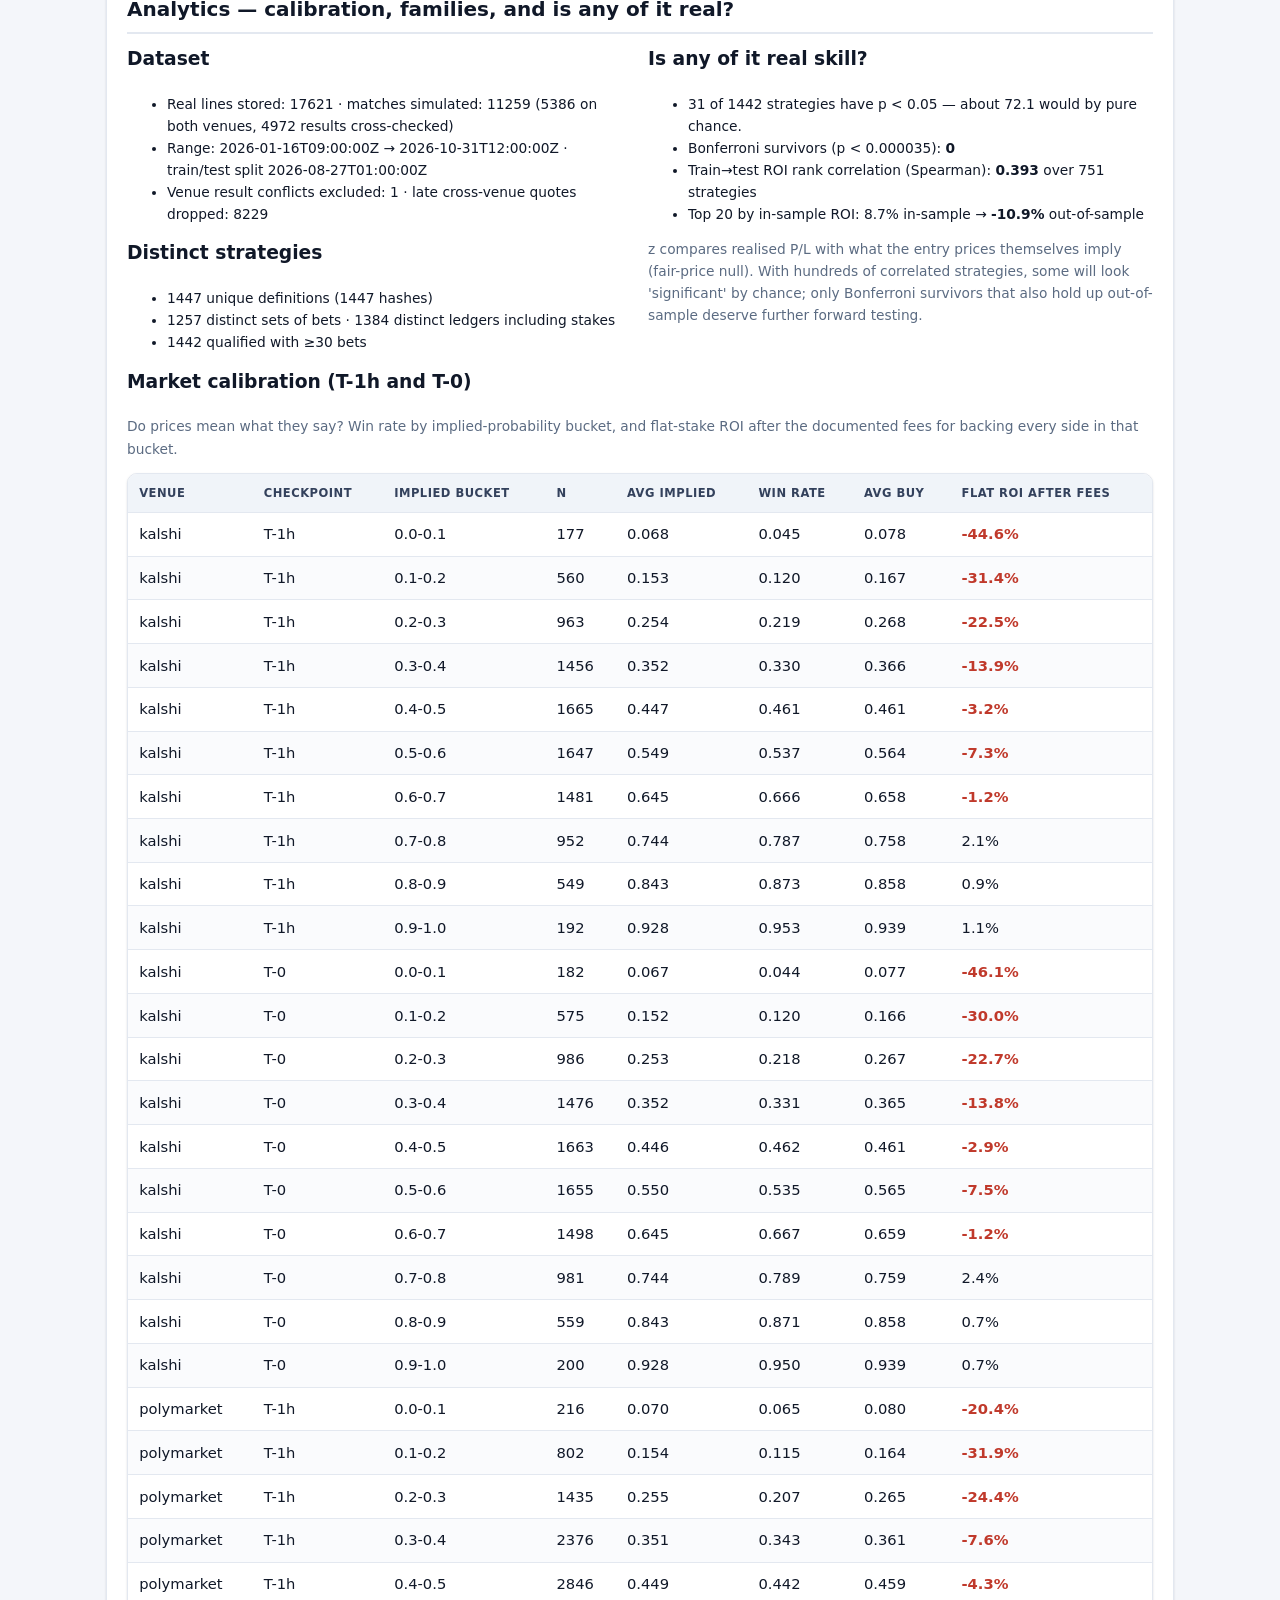
<file: backtest.html>
<!DOCTYPE html>
<html lang="en">
<head>
  <meta charset="utf-8">
  <meta name="viewport" content="width=device-width, initial-scale=1">
  <title>Historical Backtesting — Thunderpick WC 2026 Hub</title>
  <meta name="description" content="Historical CS2 backtesting on real, re-verifiable Kalshi and Polymarket match-winner prices: 1,447 simulated strategies, competition leaderboard, exact bet ledgers and analytics for strategy building.">
  <link rel="stylesheet" href="assets/style.css">
</head>
<body>
  <a class="skip-link" href="#main-content">Skip to content</a>
  <header class="site-header">
    <div class="wrap">
      <div class="brand">
        <span class="brand-mark" aria-hidden="true">⚡</span>
        <div>
          <h1>Historical Backtesting <span class="badge sim">SIMULATED</span></h1>
          <p class="tagline">Real historical CS2 match-winner prices from Kalshi + Polymarket · 1,447 simulated strategies · exact bets, fees, receipts · out-of-sample checks.</p>
        </div>
      </div>
    </div>
  </header>
  <nav class="main-nav" aria-label="Main">
    <div class="wrap">
      <a href="index.html">Overview</a>
      <a href="teams.html">Teams</a>
      <a href="guide.html">CS2 Guide</a>
      <a href="markets.html">Markets</a>
      <a href="leaderboard.html">Leaderboard</a>
      <a href="backtest.html" aria-current="page">Backtest</a>
      <a href="ledger.html">Ledger</a>
      <a href="changes.html">Changes</a>
      <a href="master-list.html">Master List</a>
      <a href="methodology.html">Methodology</a>
    </div>
  </nav>
  <main id="main-content">
    <div class="wrap">
      <section class="hero">
        <h2><span class="bolt">⚡</span> Strategy lab: every CS2 strategy, replayed on real historical prices</h2>
        <p>Maximize P(Win) starts with knowing what actually worked. Instead of checking results by hand and guessing at odds, a scheduled job stores <strong>real settled CS2 match-winner markets</strong> from free public APIs (Kalshi <span class="mono">KXCS2GAME</span> hourly bid/ask candles; Polymarket CLOB price history), each with the exact query URL so any number can be re-checked. It then replays <strong>1,447 simulated strategies</strong> on those prices with the venues' real fee formulas. Every user, bankroll and bet here is <span class="badge sim">SIMULATED</span>; every price, date and result comes from the venue's own data.</p>
        <div class="fact-grid">
          <div class="fact"><div class="k">Real lines stored</div><div class="v" data-lab-fact="lines">—</div></div>
          <div class="fact"><div class="k">Matches simulated</div><div class="v" data-lab-fact="matches">—</div></div>
          <div class="fact"><div class="k">Date range</div><div class="v" data-lab-fact="range">—</div></div>
          <div class="fact"><div class="k">Strategies</div><div class="v" data-lab-fact="strategies">—</div></div>
          <div class="fact"><div class="k">Distinct bet sets / ledgers</div><div class="v" data-lab-fact="selections">—</div></div>
          <div class="fact"><div class="k">Lines last collected</div><div class="v" data-lab-fact="updated">—</div></div>
        </div>
        <div class="notice good"><strong>Own the Outcome:</strong> each bet is placed only with information available at its checkpoint (T-24h, T-6h, T-1h or T-0 = 5 minutes before the earliest credible start). Any quote timestamped after that is refused. Kalshi buys at the ask in whole contracts; Polymarket at the reference price plus 1¢. Fees follow the published schedules, and no bet exceeds 50 units because order-book depth is unknown. A random sample of stored prices is re-fetched from the venues on every run and must match exactly (<a href="data/lab/audit.json">latest audit</a>).</div>
      </section>

      <section class="card">
        <h2>Competition leaderboard — simulated strategies on real lines</h2>
        <p class="small muted">Each simulated user follows one written rule for every match in the dataset. Filter by family, venue, checkpoint or staking; sort by bankroll, out-of-sample ROI, closing-line value or statistical evidence. <strong>A high in-sample rank alone is not evidence of skill</strong>: check "Test ROI" (last 30% of matches, never used for ranking) and the analytics below. Data: <a href="data/lab/leaderboard.json">leaderboard.json</a> · <a href="data/lab/strategies.json">strategies.json</a> · <a href="data/lab/analytics.json">analytics.json</a> · receipts in <span class="mono">data/lab/lines/</span>.</p>
        <div data-render="lab-leaderboard"><p class="muted">Loading strategy lab…</p></div>
      </section>

      <section class="card">
        <h2>Analytics — calibration, families, and is any of it real?</h2>
        <div data-render="lab-analytics"><p class="muted">Loading analytics…</p></div>
      </section>

      <details class="card legacy">
        <summary>Legacy: modeled-odds backtest of the 8 TWC finalists (22 matches, MODELED odds — superseded)</summary>
        <p class="notice warn"><strong>Superseded.</strong> This older backtest pre-dates the real-line collector. It uses verified results but <span class="badge sim">MODELED</span> odds (VRS gap + deterministic noise + 4% overround), which are not real betting lines. Kept for continuity only; use the strategy lab above for any strategy decision.</p>
      <section class="card">
        <h2>Backtest leaderboard — 22 verified matches</h2>
        <p class="small muted">Sorted by realized bankroll. ROI = profit / staked. All stakes flat per strategy (see <a href="leaderboard.html">Leaderboard</a> rules). Control account <span class="mono">sim_flat_observer</span> stays at 1000.00. <span class="badge sim">SIM</span> — no real money.</p>
        <div data-render="backtest-leaderboard"><p class="muted">Loading backtest results…</p></div>
      </section>

      <section class="card">
        <h2>Analytics &amp; strategy insights</h2>
        <div data-render="backtest-analytics"><p class="muted">Loading analytics…</p></div>
        <div class="grid-2">
          <div class="card" style="margin:0; box-shadow:none; border-color:var(--line)">
            <h3>What worked?</h3>
            <p class="small"><strong>Favorite Backer</strong> dominated this window (19W-3L, +22.9% ROI) because top VRS teams (Legacy #3, Falcons #4, FURIA #8) beat lower-ranked opponents in FPG3, Cologne Major and qualifiers. Sample: Legacy 3-0 G2 (Sep 13), FURIA 2-0 BetBoom (Jun 13), 9z 2-1 PARIVISION (Jun 11) + 3-0 (Jul 12).</p>
            <p class="small">Implication for Malta: short 8-team GSL→single-elim favors favorites, but market may overprice them — check <a href="guide.html#betting-strategies">betting strategies</a>.</p>
          </div>
          <div class="card" style="margin:0; box-shadow:none; border-color:var(--line)">
            <h3>What didn't?</h3>
            <p class="small"><strong>Underdog Hunter</strong> (-47% ROI) and <strong>Cache Chaos</strong> (-33% ROI) suffered because underdogs rarely won in this window except Aurora's 2-1 over Vitality (Sep 19). <strong>Qualifier Fade</strong> (fading VP) lost (-22.8% ROI) — VP went 5-1 in closed qualifier after opening loss to K27, showing qualifier seed can be undervalued when rested.</p>
            <p class="small">Implication: contrarian strategies need real market mispricing, not just rank gap — need verified odds from Kalshi/Polymarket to test value properly.</p>
          </div>
        </div>
        <p class="notice warn"><strong>Limitation — real lines:</strong> No free, terms-compliant sportsbook historical odds API has been verified for these matches. Polymarket Gamma shows only closed qualifier markets with 0/1 settlement (not pre-match). Kalshi open-event discovery found 0 TWC 2026 Finals markets as of Sep 24 (see <a href="markets.html#source-checks">source checks</a>). Therefore backtest uses MODELED odds with 4% overround + deterministic inefficiency. This is honest about unknowns — not a hallucinated real price. Future work: integrate Kalshi game-winner asks when Finals markets open, and Polymarket CLOB books per-outcome.</p>
      </section>

      <section class="card">
        <h2>Detailed backtest ledger — every simulated bet</h2>
        <p class="small muted">Each row: date, teams, pick, modeled decimal odds, stake, result, profit, reason, and source link for manual review. Odds labeled <span class="badge sim">MODELED</span> are VRS-gap based, not real betting lines. Stored on site for future analysis and strategy building.</p>
        <div data-render="backtest-ledger"><p class="muted">Loading backtest ledger…</p></div>
      </section>

      <section class="card">
        <h2>Historical matches — verified sources</h2>
        <p class="small muted">22 matches from Jun–Sep 2026 involving TWC 2026 finalists. Each has date, event, winner, score, and direct HLTV/Liquipedia source for manual verification. No manual input — collected via bounded free-source queries and verified line by line.</p>
        <div data-render="historical-matches"><p class="muted">Loading historical matches…</p></div>
      </section>

      <section class="card">
        <h2>How this solves manual checking + enables strategy building</h2>
        <ol>
          <li><strong>Verified results feed:</strong> <code>data/historical_matches.json</code> is append-only with source URLs + verified_utc. No result is invented.</li>
          <li><strong>Real market receipts:</strong> <code>data/historical_odds.json</code> records Polymarket closed qualifier event 1000135 (3DMAX vs 100 Thieves) with resolution note — never used as pre-match odds. Kalshi discovery scope is published in <code>observations.json</code> checks.</li>
          <li><strong>Modeled odds with audit trail:</strong> Where no free real line exists, we compute fair prob = min(85%, 50% + 2.5% * VRS gap), add deterministic hash-based noise [-0.08,+0.08], apply 4% overround → decimal odds. Formula, noise source, and VRS ranks (ML-008) are published in ledger and methodology.</li>
          <li><strong>Reproducible ledger:</strong> Every simulated bet has entry_id, date, teams, pick, odds, stake, profit, odds_type=MODELED, odds_detail, reason, and result source links. Stored in <code>data/backtest_ledger.json</code> for future analysis.</li>
          <li><strong>Leaderboard analytics:</strong> <code>data/backtest_results.json</code> aggregates per-strategy ROI, win rate, bankroll — same schema as forward leaderboard, enabling comparison of forward vs historical performance.</li>
          <li><strong>Future upgrade path:</strong> When Finals markets open on Kalshi (KXCS2GAME/KXCS2) or Polymarket, <code>scripts/collect.py</code> will capture first-party best asks with size + timestamps. <code>scripts/backtest.py</code> can then be extended to prefer VERIFIED odds over MODELED where available, with a flag in ledger.</li>
        </ol>
        <p class="small muted">All files are static JSON, versioned in git, published on GitHub Pages. No paid API, no paywall bypass, no ToS violation. Missing data = unknown/TBD, never guessed.</p>
      </section>
      </details>
    </div>
  </main>
  <footer class="site-footer">
    <div class="wrap">
      <p><strong>THUNDERPICKCOMP</strong> — all users, bankrolls and bets are simulated (no real money). Prices, dates and results come from free public venue APIs with receipt links; the legacy modeled odds are labeled MODELED and are not real betting lines.</p>
      <p><a href="methodology.html">Methodology</a> · <a href="master-list.html">Master list</a> · <a href="https://github.com/buffedlizard55-lab/THUNDERPICKCOMP">GitHub repository</a> · Backtest generated <span data-today>2026-09-24</span></p>
    </div>
  </footer>
  <script src="assets/app.js"></script>
</body>
</html>
</file>
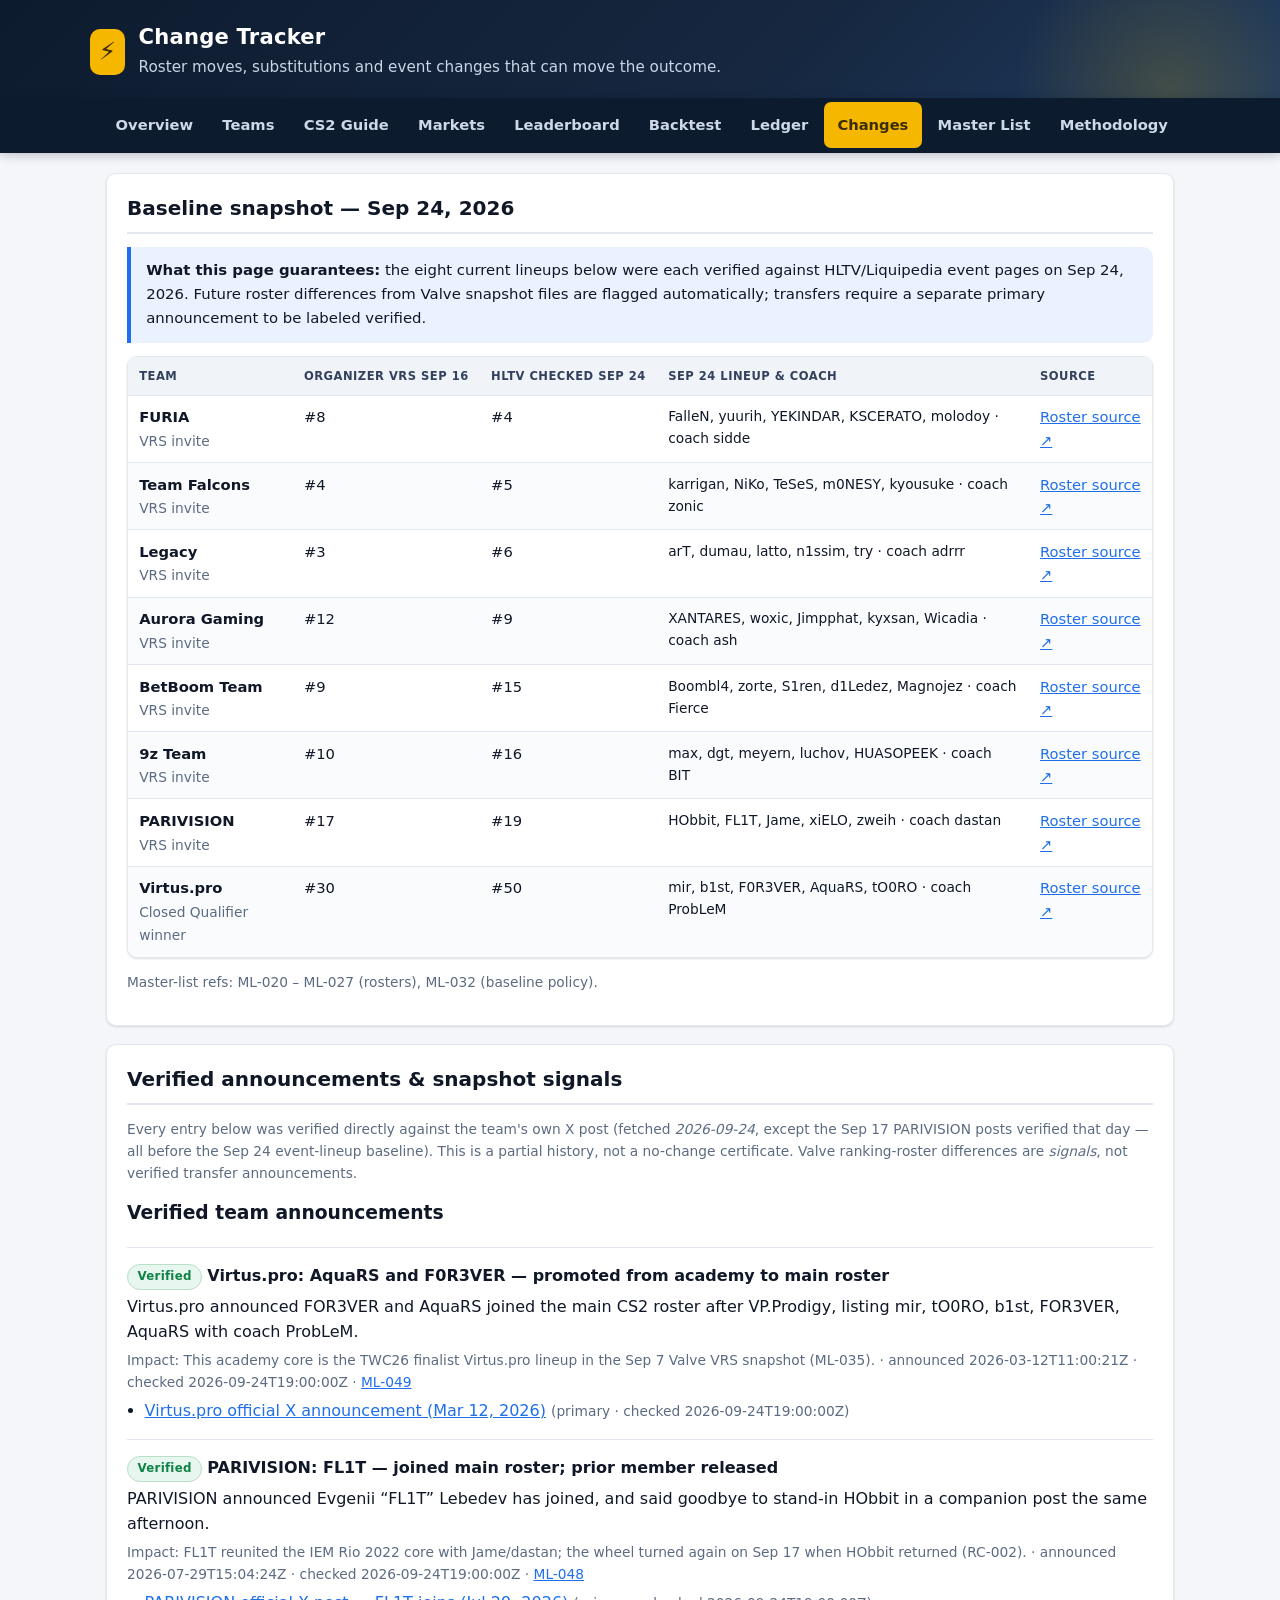
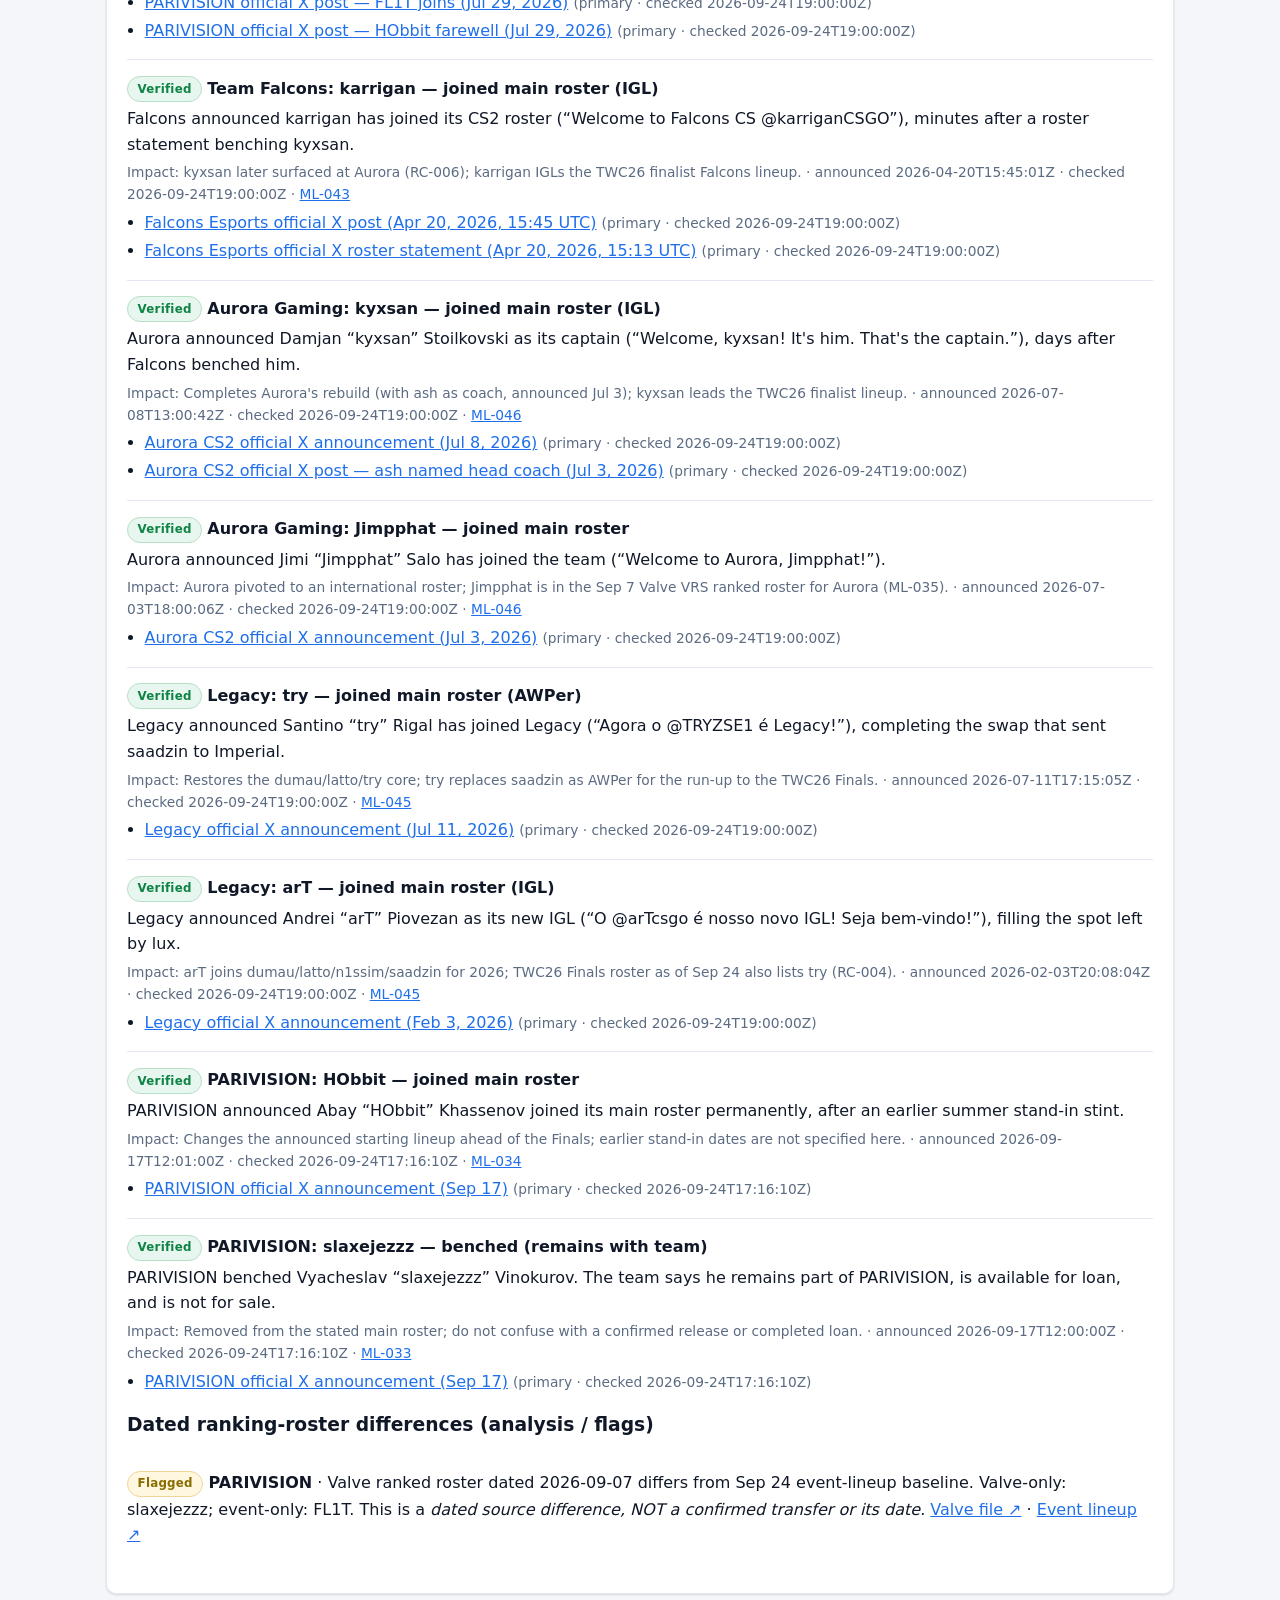
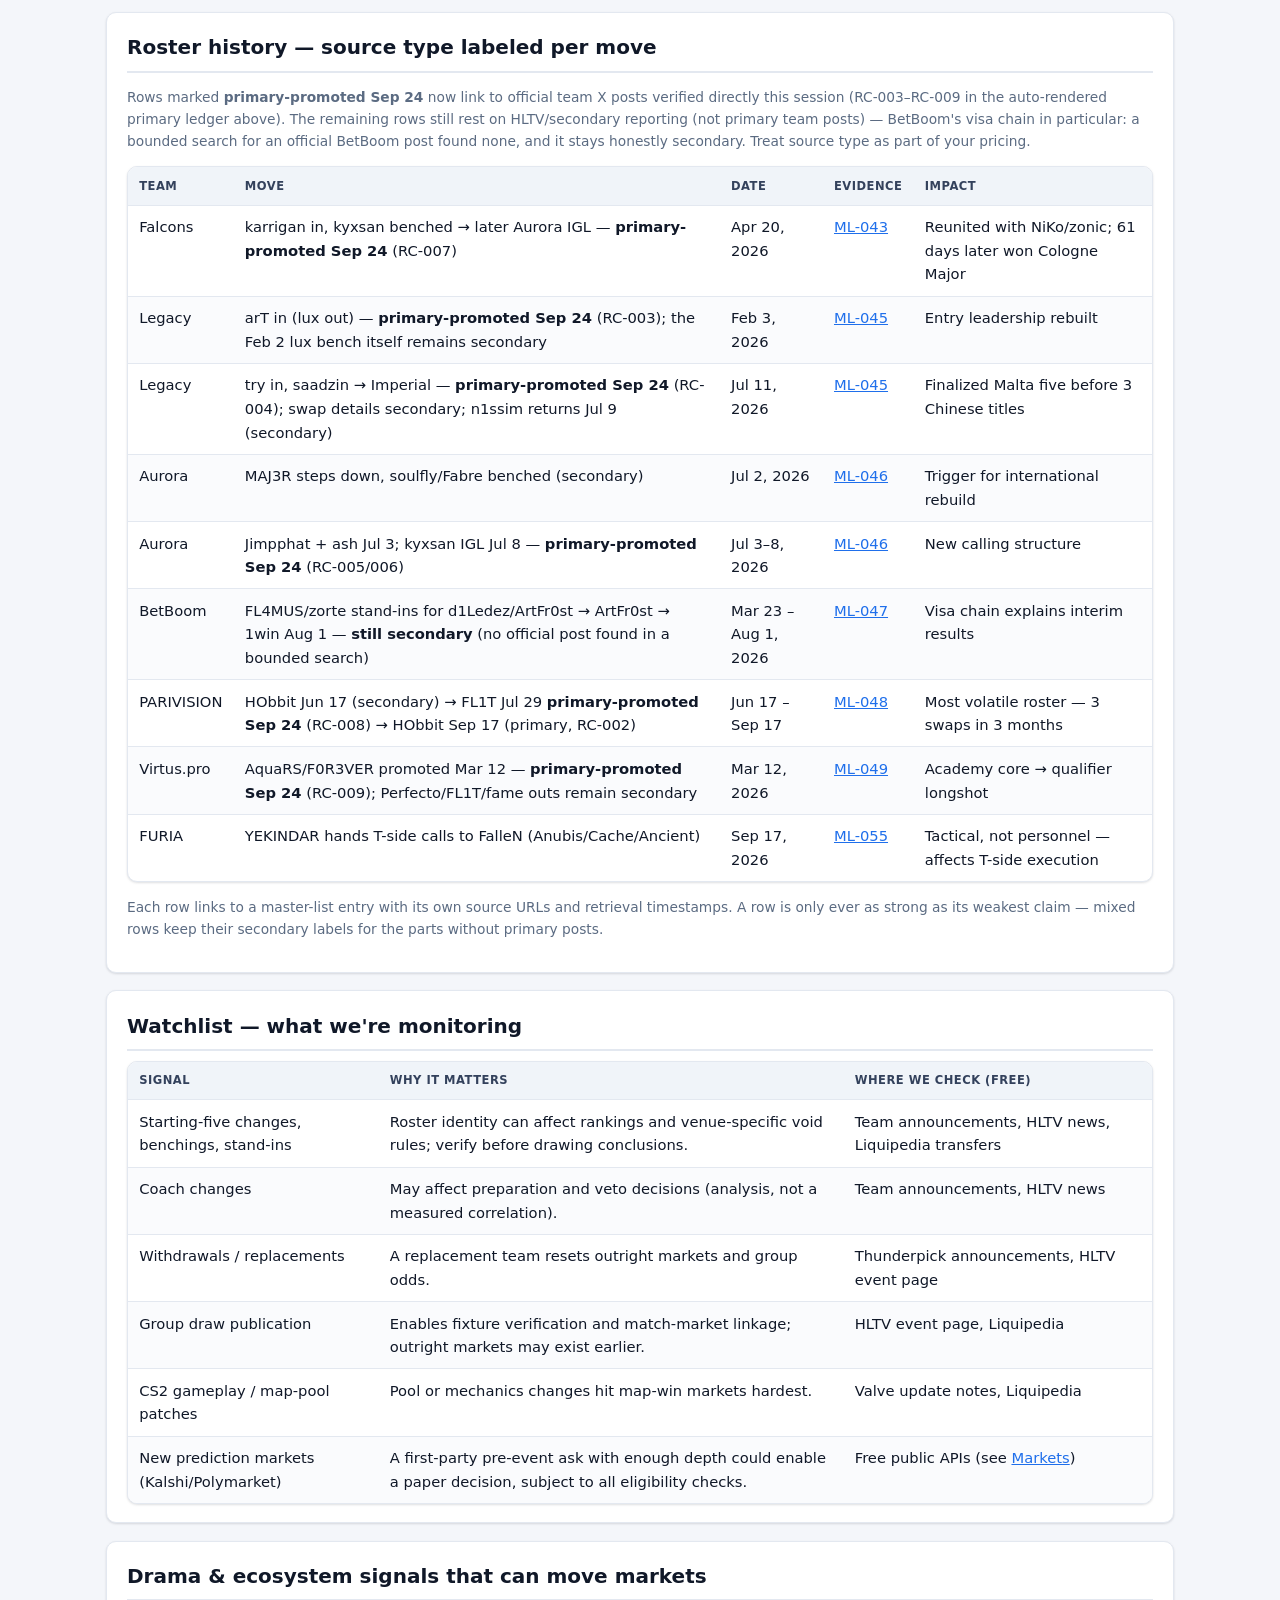
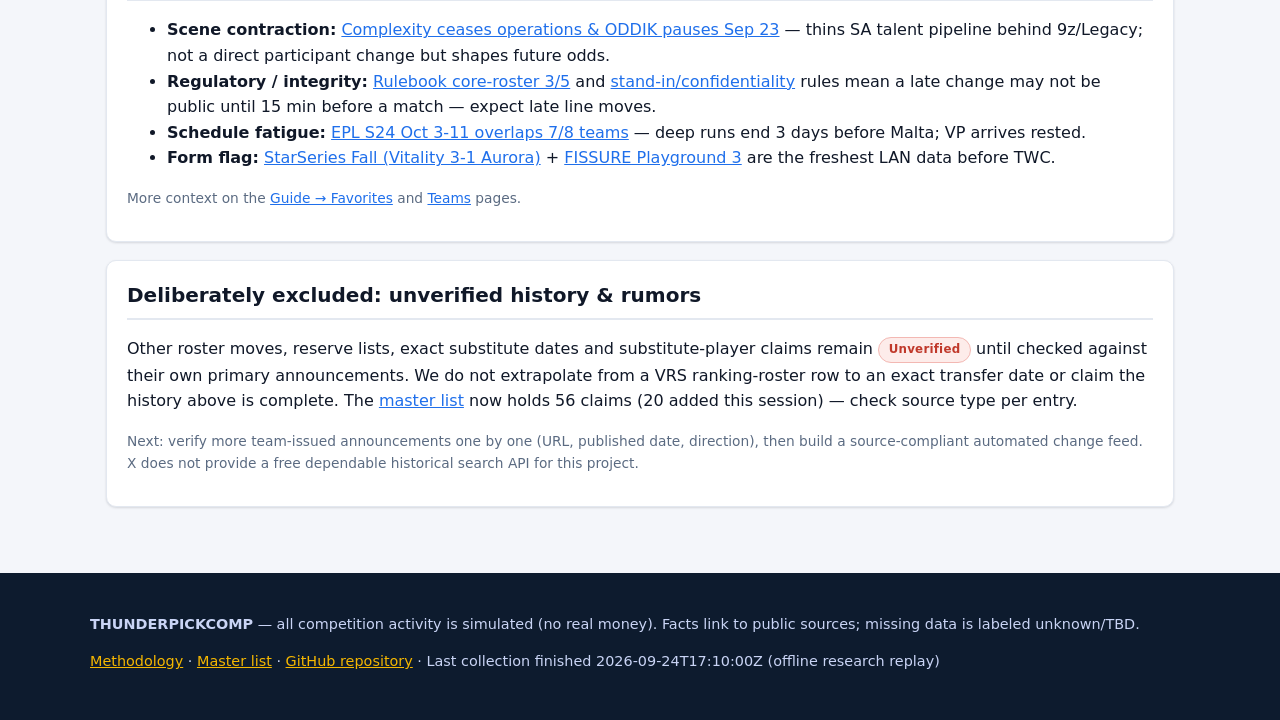
<file: changes.html>
<!DOCTYPE html>
<html lang="en">
<head>
  <meta charset="utf-8">
  <meta name="viewport" content="width=device-width, initial-scale=1">
  <title>Change Tracker — Thunderpick WC 2026 Hub</title>
  <meta name="description" content="Roster, team and event changes that can affect Thunderpick WC 2026 — verified baseline plus watchlist.">
  <link rel="stylesheet" href="assets/style.css">
</head>
<body>
  <a class="skip-link" href="#main-content">Skip to content</a>
  <header class="site-header">
    <div class="wrap">
      <div class="brand">
        <span class="brand-mark" aria-hidden="true">⚡</span>
        <div>
          <h1>Change Tracker</h1>
          <p class="tagline">Roster moves, substitutions and event changes that can move the outcome.</p>
        </div>
      </div>
    </div>
  </header>
  <nav class="main-nav" aria-label="Main">
    <div class="wrap">
      <a href="index.html">Overview</a>
      <a href="teams.html">Teams</a>
      <a href="guide.html">CS2 Guide</a>
      <a href="markets.html">Markets</a>
      <a href="leaderboard.html">Leaderboard</a>
      <a href="backtest.html">Backtest</a>
      <a href="ledger.html">Ledger</a>
      <a href="changes.html" aria-current="page">Changes</a>
      <a href="master-list.html">Master List</a>
      <a href="methodology.html">Methodology</a>
    </div>
  </nav>
  <main id="main-content">
    <div class="wrap">
      <section class="card">
        <h2>Baseline snapshot — Sep 24, 2026</h2>
        <div class="notice"><strong>What this page guarantees:</strong> the eight current lineups below were each verified against HLTV/Liquipedia event pages on Sep 24, 2026. Future roster differences from Valve snapshot files are flagged automatically; transfers require a separate primary announcement to be labeled verified.</div>
        <div data-render="teams-table"><p class="muted">Loading baseline rosters…</p></div>
        <p class="small muted">Master-list refs: ML-020 – ML-027 (rosters), ML-032 (baseline policy).</p>
      </section>
      <section class="card">
        <h2>Verified announcements &amp; snapshot signals</h2><p class="muted small">Every entry below was verified directly against the team's own X post (fetched <em>2026-09-24</em>, except the Sep 17 PARIVISION posts verified that day — all before the Sep 24 event-lineup baseline). This is a partial history, not a no-change certificate. Valve ranking-roster differences are <em>signals</em>, not verified transfer announcements.</p><div data-render="changes"><p class="muted">Loading sourced roster changes…</p></div>
      </section>
      <section class="card">
        <h2>Roster history — source type labeled per move</h2>
        <p class="small muted">Rows marked <strong>primary-promoted Sep 24</strong> now link to official team X posts verified directly this session (RC-003–RC-009 in the auto-rendered primary ledger above). The remaining rows still rest on HLTV/secondary reporting (not primary team posts) — BetBoom's visa chain in particular: a bounded search for an official BetBoom post found none, and it stays honestly secondary. Treat source type as part of your pricing.</p>
        <div class="table-scroll"><table class="data"><thead><tr><th>Team</th><th>Move</th><th>Date</th><th>Evidence</th><th>Impact</th></tr></thead><tbody>
          <tr><td>Falcons</td><td>karrigan in, kyxsan benched → later Aurora IGL — <strong>primary-promoted Sep 24</strong> (RC-007)</td><td>Apr 20, 2026</td><td><a href="master-list.html#ML-043">ML-043</a></td><td>Reunited with NiKo/zonic; 61 days later won Cologne Major</td></tr>
          <tr><td>Legacy</td><td>arT in (lux out) — <strong>primary-promoted Sep 24</strong> (RC-003); the Feb 2 lux bench itself remains secondary</td><td>Feb 3, 2026</td><td><a href="master-list.html#ML-045">ML-045</a></td><td>Entry leadership rebuilt</td></tr>
          <tr><td>Legacy</td><td>try in, saadzin → Imperial — <strong>primary-promoted Sep 24</strong> (RC-004); swap details secondary; n1ssim returns Jul 9 (secondary)</td><td>Jul 11, 2026</td><td><a href="master-list.html#ML-045">ML-045</a></td><td>Finalized Malta five before 3 Chinese titles</td></tr>
          <tr><td>Aurora</td><td>MAJ3R steps down, soulfly/Fabre benched (secondary)</td><td>Jul 2, 2026</td><td><a href="master-list.html#ML-046">ML-046</a></td><td>Trigger for international rebuild</td></tr>
          <tr><td>Aurora</td><td>Jimpphat + ash Jul 3; kyxsan IGL Jul 8 — <strong>primary-promoted Sep 24</strong> (RC-005/006)</td><td>Jul 3–8, 2026</td><td><a href="master-list.html#ML-046">ML-046</a></td><td>New calling structure</td></tr>
          <tr><td>BetBoom</td><td>FL4MUS/zorte stand-ins for d1Ledez/ArtFr0st → ArtFr0st → 1win Aug 1 — <strong>still secondary</strong> (no official post found in a bounded search)</td><td>Mar 23 – Aug 1, 2026</td><td><a href="master-list.html#ML-047">ML-047</a></td><td>Visa chain explains interim results</td></tr>
          <tr><td>PARIVISION</td><td>HObbit Jun 17 (secondary) → FL1T Jul 29 <strong>primary-promoted Sep 24</strong> (RC-008) → HObbit Sep 17 (primary, RC-002)</td><td>Jun 17 – Sep 17</td><td><a href="master-list.html#ML-048">ML-048</a></td><td>Most volatile roster — 3 swaps in 3 months</td></tr>
          <tr><td>Virtus.pro</td><td>AquaRS/F0R3VER promoted Mar 12 — <strong>primary-promoted Sep 24</strong> (RC-009); Perfecto/FL1T/fame outs remain secondary</td><td>Mar 12, 2026</td><td><a href="master-list.html#ML-049">ML-049</a></td><td>Academy core → qualifier longshot</td></tr>
          <tr><td>FURIA</td><td>YEKINDAR hands T-side calls to FalleN (Anubis/Cache/Ancient)</td><td>Sep 17, 2026</td><td><a href="master-list.html#ML-055">ML-055</a></td><td>Tactical, not personnel — affects T-side execution</td></tr>
        </tbody></table></div>
        <p class="small muted">Each row links to a master-list entry with its own source URLs and retrieval timestamps. A row is only ever as strong as its weakest claim — mixed rows keep their secondary labels for the parts without primary posts.</p>
      </section>
      <section class="card">
        <h2>Watchlist — what we're monitoring</h2>
        <div class="table-scroll"><table class="data">
          <thead><tr><th>Signal</th><th>Why it matters</th><th>Where we check (free)</th></tr></thead>
          <tbody>
            <tr><td>Starting-five changes, benchings, stand-ins</td><td>Roster identity can affect rankings and venue-specific void rules; verify before drawing conclusions.</td><td>Team announcements, HLTV news, Liquipedia transfers</td></tr>
            <tr><td>Coach changes</td><td>May affect preparation and veto decisions (analysis, not a measured correlation).</td><td>Team announcements, HLTV news</td></tr>
            <tr><td>Withdrawals / replacements</td><td>A replacement team resets outright markets and group odds.</td><td>Thunderpick announcements, HLTV event page</td></tr>
            <tr><td>Group draw publication</td><td>Enables fixture verification and match-market linkage; outright markets may exist earlier.</td><td>HLTV event page, Liquipedia</td></tr>
            <tr><td>CS2 gameplay / map-pool patches</td><td>Pool or mechanics changes hit map-win markets hardest.</td><td>Valve update notes, Liquipedia</td></tr>
            <tr><td>New prediction markets (Kalshi/Polymarket)</td><td>A first-party pre-event ask with enough depth could enable a paper decision, subject to all eligibility checks.</td><td>Free public APIs (see <a href="markets.html">Markets</a>)</td></tr>
          </tbody>
        </table></div>
      </section>
      <section class="card">
        <h2>Drama &amp; ecosystem signals that can move markets</h2>
        <ul>
          <li><strong>Scene contraction:</strong> <a href="master-list.html#ML-056">Complexity ceases operations &amp; ODDIK pauses Sep 23</a> — thins SA talent pipeline behind 9z/Legacy; not a direct participant change but shapes future odds.</li>
          <li><strong>Regulatory / integrity:</strong> <a href="master-list.html#ML-051">Rulebook core-roster 3/5</a> and <a href="master-list.html#ML-052">stand-in/confidentiality</a> rules mean a late change may not be public until 15 min before a match — expect late line moves.</li>
          <li><strong>Schedule fatigue:</strong> <a href="master-list.html#ML-053">EPL S24 Oct 3-11 overlaps 7/8 teams</a> — deep runs end 3 days before Malta; VP arrives rested.</li>
          <li><strong>Form flag:</strong> <a href="master-list.html#ML-054">StarSeries Fall (Vitality 3-1 Aurora)</a> + <a href="master-list.html#ML-054">FISSURE Playground 3</a> are the freshest LAN data before TWC.</li>
        </ul>
        <p class="small muted">More context on the <a href="guide.html#field">Guide → Favorites</a> and <a href="teams.html">Teams</a> pages.</p>
      </section>
      <section class="card">
        <h2>Deliberately excluded: unverified history &amp; rumors</h2>
        <p>Other roster moves, reserve lists, exact substitute dates and substitute-player claims remain <span class="badge unverified">Unverified</span> until checked against their own primary announcements. We do not extrapolate from a VRS ranking-roster row to an exact transfer date or claim the history above is complete. The <a href="master-list.html">master list</a> now holds <span data-master-count>56</span> claims (20 added this session) — check source type per entry.</p>
        <p class="small muted">Next: verify more team-issued announcements one by one (URL, published date, direction), then build a source-compliant automated change feed. X does not provide a free dependable historical search API for this project.</p>
      </section>
    </div>
  </main>
  <footer class="site-footer">
    <div class="wrap">
      <p><strong>THUNDERPICKCOMP</strong> — all competition activity is simulated (no real money). Facts link to public sources; missing data is labeled unknown/TBD.</p>
      <p><a href="methodology.html">Methodology</a> · <a href="master-list.html">Master list</a> · <a href="https://github.com/buffedlizard55-lab/THUNDERPICKCOMP">GitHub repository</a> · Last collection finished <span data-today>2026-09-24</span></p>
    </div>
  </footer>
  <script src="assets/app.js"></script>
</body>
</html>
</file>
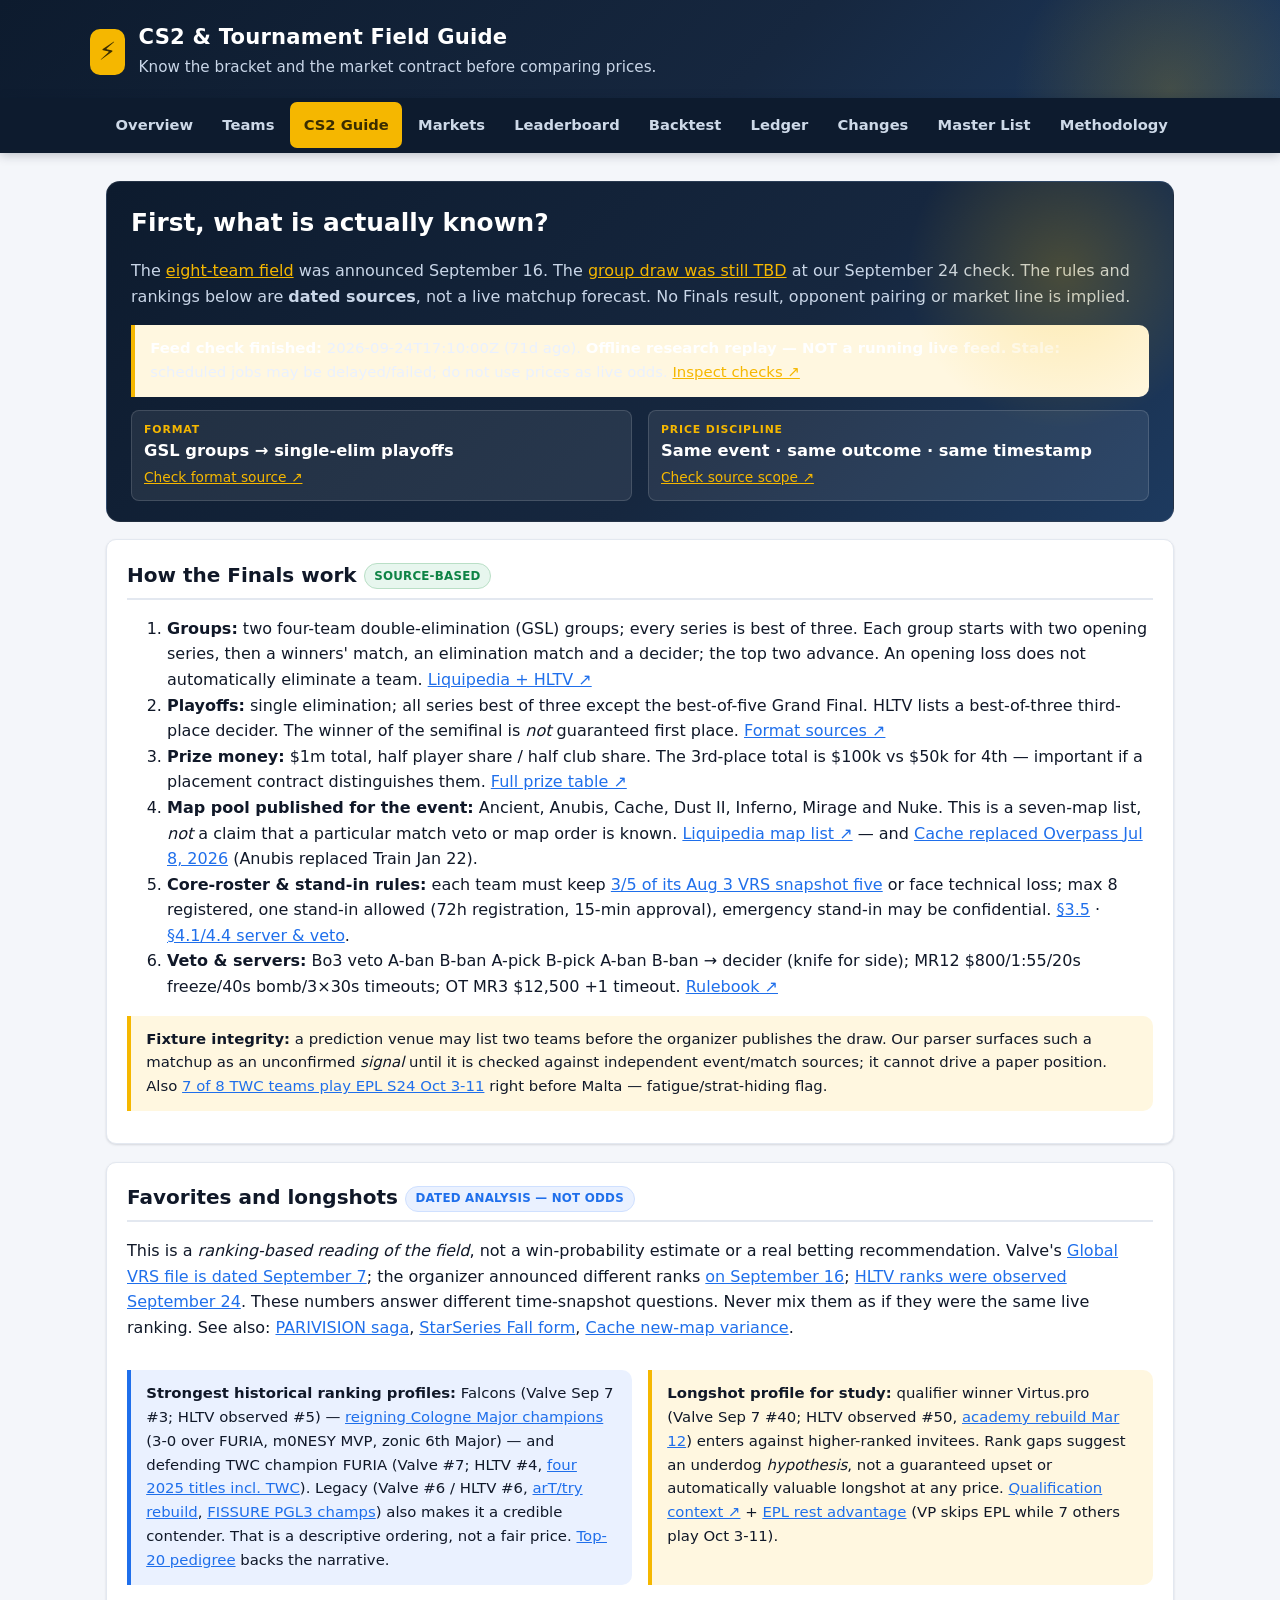
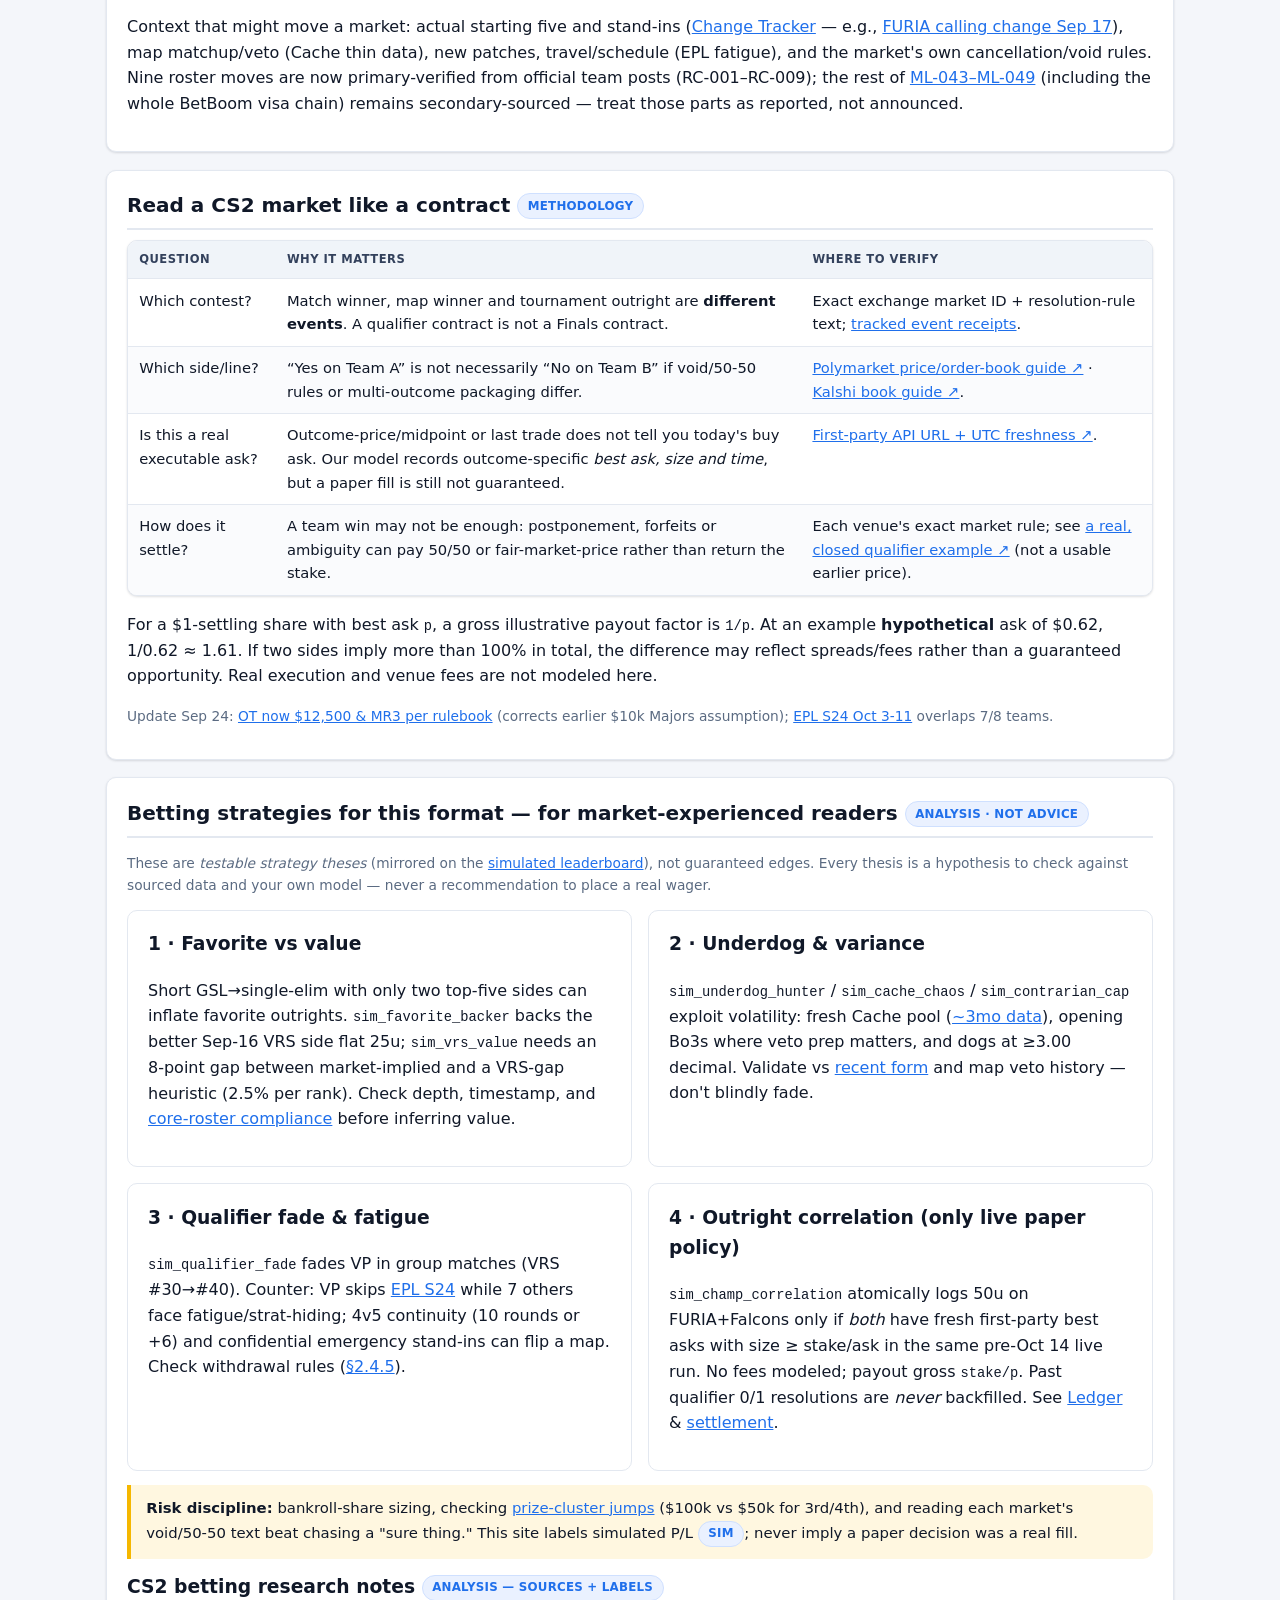
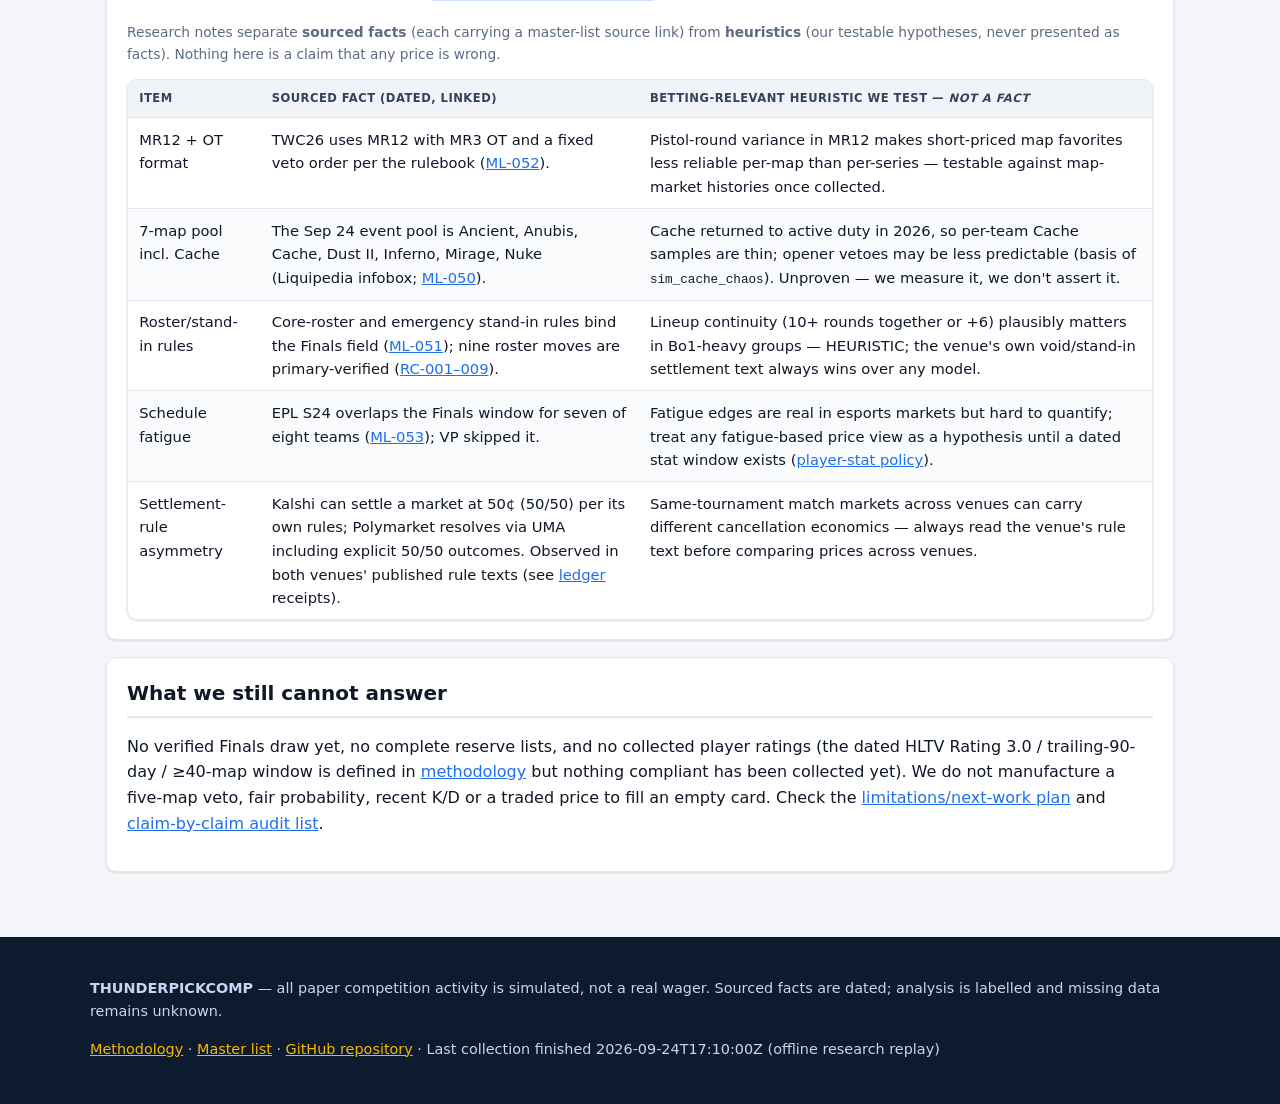
<file: guide.html>
<!DOCTYPE html>
<html lang="en">
<head>
  <meta charset="utf-8">
  <meta name="viewport" content="width=device-width, initial-scale=1">
  <title>CS2 Tournament Guide — Thunderpick WC 2026 Hub</title>
  <meta name="description" content="Sourced Thunderpick World Championship 2026 format, market mechanics and dated favorites/longshot analysis. No invented odds or player stats.">
  <link rel="stylesheet" href="assets/style.css">
</head>
<body>
  <a class="skip-link" href="#main-content">Skip to content</a>
  <header class="site-header"><div class="wrap"><div class="brand"><span class="brand-mark" aria-hidden="true">⚡</span><div>
    <h1>CS2 &amp; Tournament Field Guide</h1>
    <p class="tagline">Know the bracket and the market contract before comparing prices.</p>
  </div></div></div></header>
  <nav class="main-nav" aria-label="Main">
    <div class="wrap">
      <a href="index.html">Overview</a>
      <a href="teams.html">Teams</a>
      <a href="guide.html" aria-current="page">CS2 Guide</a>
      <a href="markets.html">Markets</a>
      <a href="leaderboard.html">Leaderboard</a>
      <a href="backtest.html">Backtest</a>
      <a href="ledger.html">Ledger</a>
      <a href="changes.html">Changes</a>
      <a href="master-list.html">Master List</a>
      <a href="methodology.html">Methodology</a>
    </div>
  </nav>
  <main id="main-content"><div class="wrap">
    <section class="hero">
      <h2>First, what is actually known?</h2>
      <p>The <a href="master-list.html#ML-007">eight-team field</a> was announced September 16. The <a href="master-list.html#ML-031">group draw was still TBD</a> at our September 24 check. The rules and rankings below are <strong>dated sources</strong>, not a live matchup forecast. No Finals result, opponent pairing or market line is implied.</p>
      <div data-render="pulse"><p class="muted">Loading feed health…</p></div>
      <div class="grid-2">
        <div class="fact"><div class="k">Format</div><div class="v">GSL groups → single-elim playoffs</div><a class="small" href="master-list.html#ML-011">Check format source ↗</a></div>
        <div class="fact"><div class="k">Price discipline</div><div class="v">Same event · same outcome · same timestamp</div><a class="small" href="markets.html#source-checks">Check source scope ↗</a></div>
      </div>
    </section>
    <section class="card" id="format">
      <h2>How the Finals work <span class="badge verified">SOURCE-BASED</span></h2>
      <ol>
        <li><strong>Groups:</strong> two four-team double-elimination (GSL) groups; every series is best of three. Each group starts with two opening series, then a winners' match, an elimination match and a decider; the top two advance. An opening loss does not automatically eliminate a team. <a href="master-list.html#ML-011">Liquipedia + HLTV ↗</a></li>
        <li><strong>Playoffs:</strong> single elimination; all series best of three except the best-of-five Grand Final. HLTV lists a best-of-three third-place decider. The winner of the semifinal is <em>not</em> guaranteed first place. <a href="master-list.html#ML-012">Format sources ↗</a></li>
        <li><strong>Prize money:</strong> $1m total, half player share / half club share. The 3rd-place total is $100k vs $50k for 4th — important if a placement contract distinguishes them. <a href="master-list.html#ML-006">Full prize table ↗</a></li>
        <li><strong>Map pool published for the event:</strong> Ancient, Anubis, Cache, Dust II, Inferno, Mirage and Nuke. This is a seven-map list, <em>not</em> a claim that a particular match veto or map order is known. <a href="master-list.html#ML-013">Liquipedia map list ↗</a> — and <a href="master-list.html#ML-050">Cache replaced Overpass Jul 8, 2026</a> (Anubis replaced Train Jan 22).</li>
        <li><strong>Core-roster &amp; stand-in rules:</strong> each team must keep <a href="master-list.html#ML-051">3/5 of its Aug 3 VRS snapshot five</a> or face technical loss; max 8 registered, one stand-in allowed (72h registration, 15-min approval), emergency stand-in may be confidential. <a href="master-list.html#ML-051">§3.5</a> · <a href="master-list.html#ML-052">§4.1/4.4 server &amp; veto</a>.</li>
        <li><strong>Veto &amp; servers:</strong> Bo3 veto A-ban B-ban A-pick B-pick A-ban B-ban → decider (knife for side); MR12 $800/1:55/20s freeze/40s bomb/3×30s timeouts; OT MR3 $12,500 +1 timeout. <a href="master-list.html#ML-052">Rulebook ↗</a></li>
      </ol>
      <p class="notice warn"><strong>Fixture integrity:</strong> a prediction venue may list two teams before the organizer publishes the draw. Our parser surfaces such a matchup as an unconfirmed <em>signal</em> until it is checked against independent event/match sources; it cannot drive a paper position. Also <a href="master-list.html#ML-053">7 of 8 TWC teams play EPL S24 Oct 3-11</a> right before Malta — fatigue/strat-hiding flag.</p>
    </section>
    <section class="card" id="field">
      <h2>Favorites and longshots <span class="badge sim">DATED ANALYSIS — NOT ODDS</span></h2>
      <p>This is a <em>ranking-based reading of the field</em>, not a win-probability estimate or a real betting recommendation. Valve's <a href="master-list.html#ML-035">Global VRS file is dated September 7</a>; the organizer announced different ranks <a href="master-list.html#ML-008">on September 16</a>; <a href="teams.html">HLTV ranks were observed September 24</a>. These numbers answer different time-snapshot questions. Never mix them as if they were the same live ranking. See also: <a href="master-list.html#ML-048">PARIVISION saga</a>, <a href="master-list.html#ML-054">StarSeries Fall form</a>, <a href="master-list.html#ML-050">Cache new-map variance</a>.</p>
      <div class="grid-2">
        <div class="notice"><strong>Strongest historical ranking profiles:</strong> Falcons (Valve Sep 7 #3; HLTV observed #5) — <a href="master-list.html#ML-044">reigning Cologne Major champions</a> (3-0 over FURIA, m0NESY MVP, zonic 6th Major) — and defending TWC champion FURIA (Valve #7; HLTV #4, <a href="master-list.html#ML-031">four 2025 titles incl. TWC</a>). Legacy (Valve #6 / HLTV #6, <a href="master-list.html#ML-045">arT/try rebuild</a>, <a href="master-list.html#ML-054">FISSURE PGL3 champs</a>) also makes it a credible contender. That is a descriptive ordering, not a fair price. <a href="master-list.html#ML-040">Top-20 pedigree</a> backs the narrative.</div>
        <div class="notice warn"><strong>Longshot profile for study:</strong> qualifier winner Virtus.pro (Valve Sep 7 #40; HLTV observed #50, <a href="master-list.html#ML-049">academy rebuild Mar 12</a>) enters against higher-ranked invitees. Rank gaps suggest an underdog <em>hypothesis</em>, not a guaranteed upset or automatically valuable longshot at any price. <a href="master-list.html#ML-019">Qualification context ↗</a> + <a href="master-list.html#ML-053">EPL rest advantage</a> (VP skips EPL while 7 others play Oct 3-11).</div>
      </div>
      <p>Context that might move a market: actual starting five and stand-ins (<a href="changes.html">Change Tracker</a> — e.g., <a href="master-list.html#ML-055">FURIA calling change Sep 17</a>), map matchup/veto (Cache thin data), new patches, travel/schedule (EPL fatigue), and the market's own cancellation/void rules. Nine roster moves are now primary-verified from official team posts (RC-001–RC-009); the rest of <a href="master-list.html#ML-043">ML-043–ML-049</a> (including the whole BetBoom visa chain) remains secondary-sourced — treat those parts as reported, not announced.</p>
    </section>
    <section class="card" id="markets-guide">
      <h2>Read a CS2 market like a contract <span class="badge sim">METHODOLOGY</span></h2>
      <div class="table-scroll"><table class="data"><thead><tr><th scope="col">Question</th><th scope="col">Why it matters</th><th scope="col">Where to verify</th></tr></thead><tbody>
        <tr><td>Which contest?</td><td>Match winner, map winner and tournament outright are <strong>different events</strong>. A qualifier contract is not a Finals contract.</td><td>Exact exchange market ID + resolution-rule text; <a href="markets.html">tracked event receipts</a>.</td></tr>
        <tr><td>Which side/line?</td><td>“Yes on Team A” is not necessarily “No on Team B” if void/50-50 rules or multi-outcome packaging differ.</td><td><a href="https://docs.polymarket.com/concepts/prices-orderbook.md">Polymarket price/order-book guide ↗</a> · <a href="https://docs.kalshi.com/getting_started/orderbook_responses.md">Kalshi book guide ↗</a>.</td></tr>
        <tr><td>Is this a real executable ask?</td><td>Outcome-price/midpoint or last trade does not tell you today's buy ask. Our model records outcome-specific <em>best ask, size and time</em>, but a paper fill is still not guaranteed.</td><td><a href="markets.html#source-checks">First-party API URL + UTC freshness ↗</a>.</td></tr>
        <tr><td>How does it settle?</td><td>A team win may not be enough: postponement, forfeits or ambiguity can pay 50/50 or fair-market-price rather than return the stake.</td><td>Each venue's exact market rule; see <a href="https://gamma-api.polymarket.com/events/1000135">a real, closed qualifier example ↗</a> (not a usable earlier price).</td></tr>
      </tbody></table></div>
      <p>For a $1-settling share with best ask <span class="mono">p</span>, a gross illustrative payout factor is <span class="mono">1/p</span>. At an example <strong>hypothetical</strong> ask of $0.62, 1/0.62 ≈ 1.61. If two sides imply more than 100% in total, the difference may reflect spreads/fees rather than a guaranteed opportunity. Real execution and venue fees are not modeled here.</p>
      <p class="small muted">Update Sep 24: <a href="master-list.html#ML-052">OT now $12,500 &amp; MR3 per rulebook</a> (corrects earlier $10k Majors assumption); <a href="master-list.html#ML-053">EPL S24 Oct 3-11</a> overlaps 7/8 teams.</p>
    </section>
    <section class="card" id="betting-strategies">
      <h2>Betting strategies for this format — for market-experienced readers <span class="badge sim">ANALYSIS · NOT ADVICE</span></h2>
      <p class="small muted">These are <em>testable strategy theses</em> (mirrored on the <a href="leaderboard.html">simulated leaderboard</a>), not guaranteed edges. Every thesis is a hypothesis to check against sourced data and your own model — never a recommendation to place a real wager.</p>
      <div class="grid-2">
        <div class="card" style="margin:0; box-shadow:none; border-color:var(--line)">
          <h3>1 · Favorite vs value</h3>
          <p>Short GSL→single-elim with only two top-five sides can inflate favorite outrights. <span class="mono">sim_favorite_backer</span> backs the better Sep-16 VRS side flat 25u; <span class="mono">sim_vrs_value</span> needs an 8-point gap between market-implied and a VRS-gap heuristic (2.5% per rank). Check depth, timestamp, and <a href="master-list.html#ML-051">core-roster compliance</a> before inferring value.</p>
        </div>
        <div class="card" style="margin:0; box-shadow:none; border-color:var(--line)">
          <h3>2 · Underdog &amp; variance</h3>
          <p><span class="mono">sim_underdog_hunter</span> / <span class="mono">sim_cache_chaos</span> / <span class="mono">sim_contrarian_cap</span> exploit volatility: fresh Cache pool (<a href="master-list.html#ML-050">~3mo data</a>), opening Bo3s where veto prep matters, and dogs at ≥3.00 decimal. Validate vs <a href="master-list.html#ML-054">recent form</a> and map veto history — don't blindly fade.</p>
        </div>
        <div class="card" style="margin:0; box-shadow:none; border-color:var(--line)">
          <h3>3 · Qualifier fade &amp; fatigue</h3>
          <p><span class="mono">sim_qualifier_fade</span> fades VP in group matches (VRS #30→#40). Counter: VP skips <a href="master-list.html#ML-053">EPL S24</a> while 7 others face fatigue/strat-hiding; 4v5 continuity (10 rounds or +6) and confidential emergency stand-ins can flip a map. Check withdrawal rules (<a href="master-list.html#ML-051">§2.4.5</a>).</p>
        </div>
        <div class="card" style="margin:0; box-shadow:none; border-color:var(--line)">
          <h3>4 · Outright correlation (only live paper policy)</h3>
          <p><span class="mono">sim_champ_correlation</span> atomically logs 50u on FURIA+Falcons only if <em>both</em> have fresh first-party best asks with size ≥ stake/ask in the same pre-Oct 14 live run. No fees modeled; payout gross <span class="mono">stake/p</span>. Past qualifier 0/1 resolutions are <em>never</em> backfilled. See <a href="ledger.html">Ledger</a> &amp; <a href="methodology.html">settlement</a>.</p>
        </div>
      </div>
      <p class="notice warn"><strong>Risk discipline:</strong> bankroll-share sizing, checking <a href="master-list.html#ML-006">prize-cluster jumps</a> ($100k vs $50k for 3rd/4th), and reading each market's void/50-50 text beat chasing a "sure thing." This site labels simulated P/L <span class="badge sim">SIM</span>; never imply a paper decision was a real fill.</p>
      <h3>CS2 betting research notes <span class="badge sim">ANALYSIS — SOURCES + LABELS</span></h3>
      <p class="small muted">Research notes separate <strong>sourced facts</strong> (each carrying a master-list source link) from <strong>heuristics</strong> (our testable hypotheses, never presented as facts). Nothing here is a claim that any price is wrong.</p>
      <div class="table-scroll"><table class="data">
        <thead><tr><th scope="col">Item</th><th scope="col">Sourced fact (dated, linked)</th><th scope="col">Betting-relevant heuristic we test — <em>not a fact</em></th></tr></thead>
        <tbody>
          <tr><td>MR12 + OT format</td><td>TWC26 uses MR12 with MR3 OT and a fixed veto order per the rulebook (<a href="master-list.html#ML-052">ML-052</a>).</td><td>Pistol-round variance in MR12 makes short-priced map favorites less reliable per-map than per-series — testable against map-market histories once collected.</td></tr>
          <tr><td>7-map pool incl. Cache</td><td>The Sep 24 event pool is Ancient, Anubis, Cache, Dust II, Inferno, Mirage, Nuke (Liquipedia infobox; <a href="master-list.html#ML-050">ML-050</a>).</td><td>Cache returned to active duty in 2026, so per-team Cache samples are thin; opener vetoes may be less predictable (basis of <span class="mono">sim_cache_chaos</span>). Unproven — we measure it, we don't assert it.</td></tr>
          <tr><td>Roster/stand-in rules</td><td>Core-roster and emergency stand-in rules bind the Finals field (<a href="master-list.html#ML-051">ML-051</a>); nine roster moves are primary-verified (<a href="changes.html">RC-001–009</a>).</td><td>Lineup continuity (10+ rounds together or +6) plausibly matters in Bo1-heavy groups — HEURISTIC; the venue's own void/stand-in settlement text always wins over any model.</td></tr>
          <tr><td>Schedule fatigue</td><td>EPL S24 overlaps the Finals window for seven of eight teams (<a href="master-list.html#ML-053">ML-053</a>); VP skipped it.</td><td>Fatigue edges are real in esports markets but hard to quantify; treat any fatigue-based price view as a hypothesis until a dated stat window exists (<a href="methodology.html">player-stat policy</a>).</td></tr>
          <tr><td>Settlement-rule asymmetry</td><td>Kalshi can settle a market at 50¢ (50/50) per its own rules; Polymarket resolves via UMA including explicit 50/50 outcomes. Observed in both venues' published rule texts (see <a href="ledger.html">ledger</a> receipts).</td><td>Same-tournament match markets across venues can carry different cancellation economics — always read the venue's rule text before comparing prices across venues.</td></tr>
        </tbody>
      </table></div>
    </section>
    <section class="card" id="limits">
      <h2>What we still cannot answer</h2>
      <p>No verified Finals draw yet, no complete reserve lists, and no collected player ratings (the dated HLTV Rating 3.0 / trailing-90-day / ≥40-map window is defined in <a href="methodology.html">methodology</a> but nothing compliant has been collected yet). We do not manufacture a five-map veto, fair probability, recent K/D or a traded price to fill an empty card. Check the <a href="methodology.html">limitations/next-work plan</a> and <a href="master-list.html">claim-by-claim audit list</a>.</p>
    </section>
  </div></main>
  <footer class="site-footer"><div class="wrap">
    <p><strong>THUNDERPICKCOMP</strong> — all paper competition activity is simulated, not a real wager. Sourced facts are dated; analysis is labelled and missing data remains unknown.</p>
    <p><a href="methodology.html">Methodology</a> · <a href="master-list.html">Master list</a> · <a href="https://github.com/buffedlizard55-lab/THUNDERPICKCOMP">GitHub repository</a> · Last collection finished <span data-today>2026-09-24</span></p>
  </div></footer>
  <script src="assets/app.js"></script>
</body>
</html>
</file>
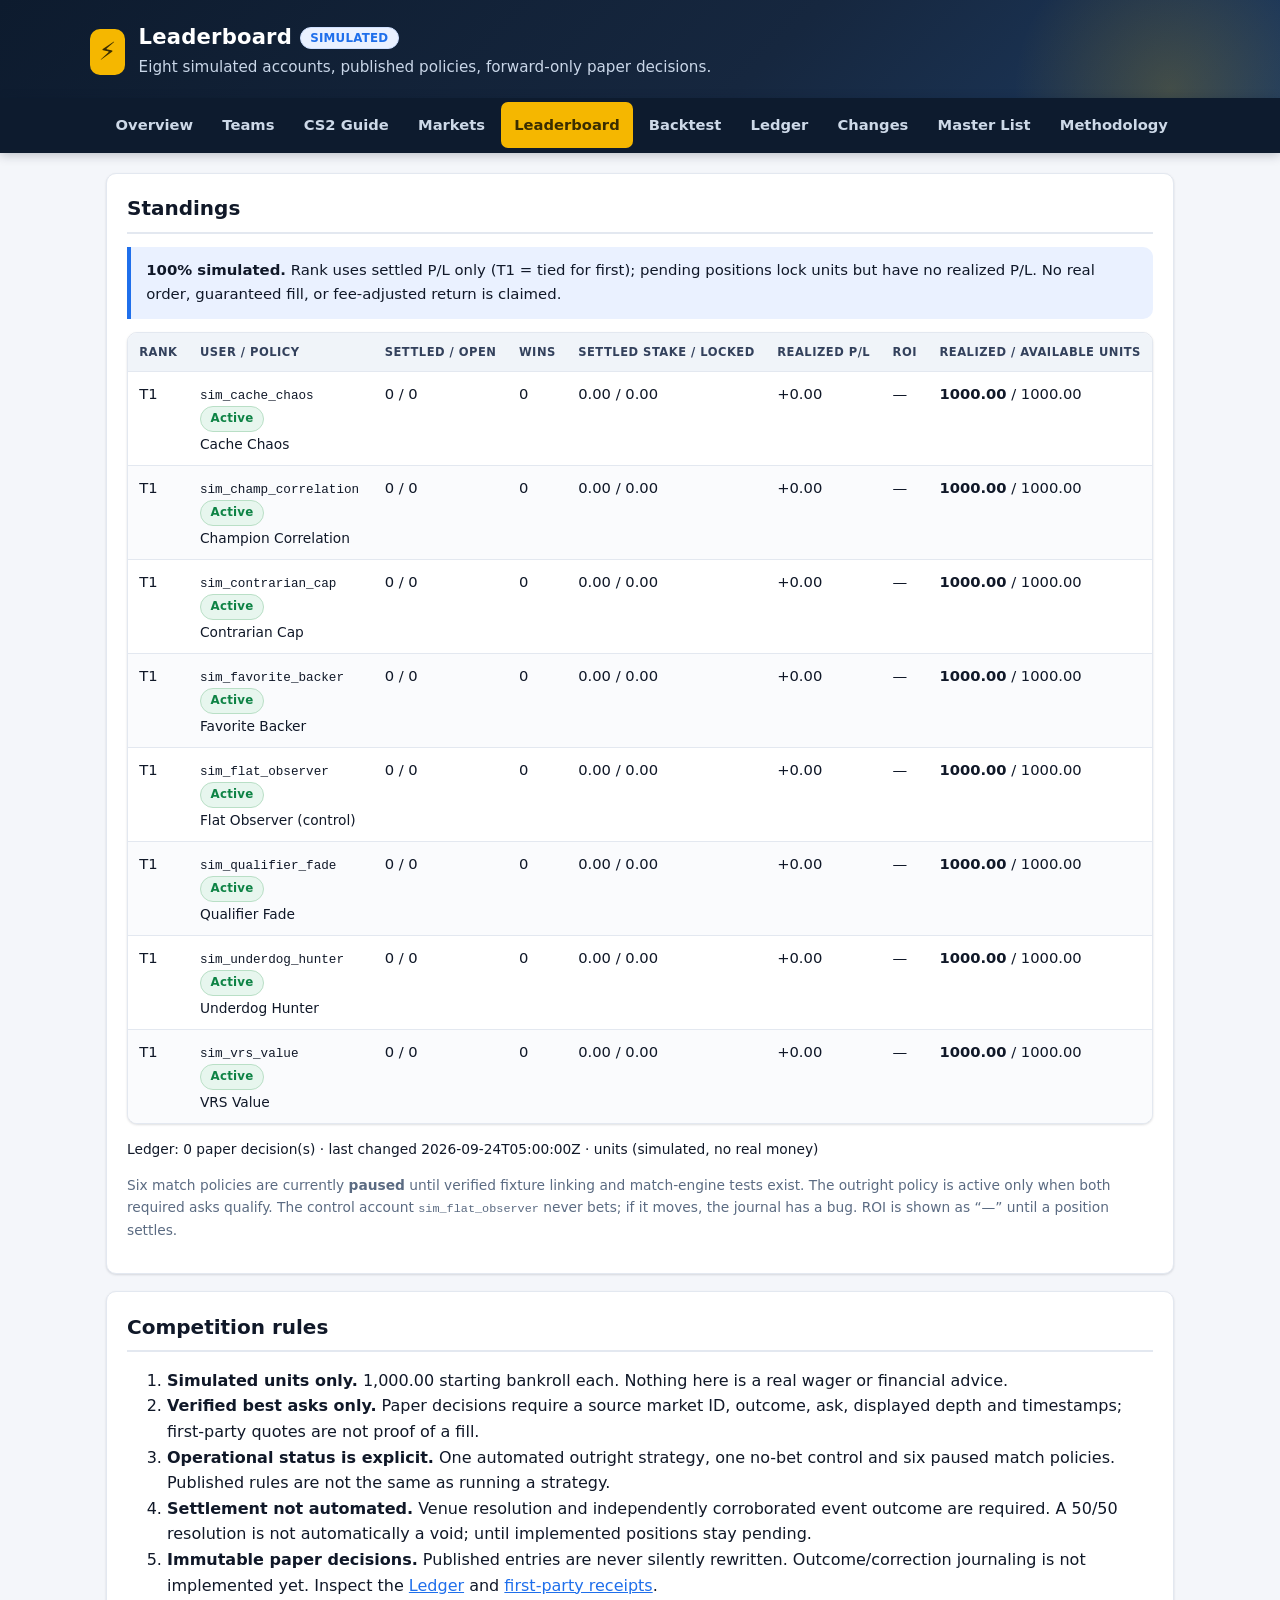
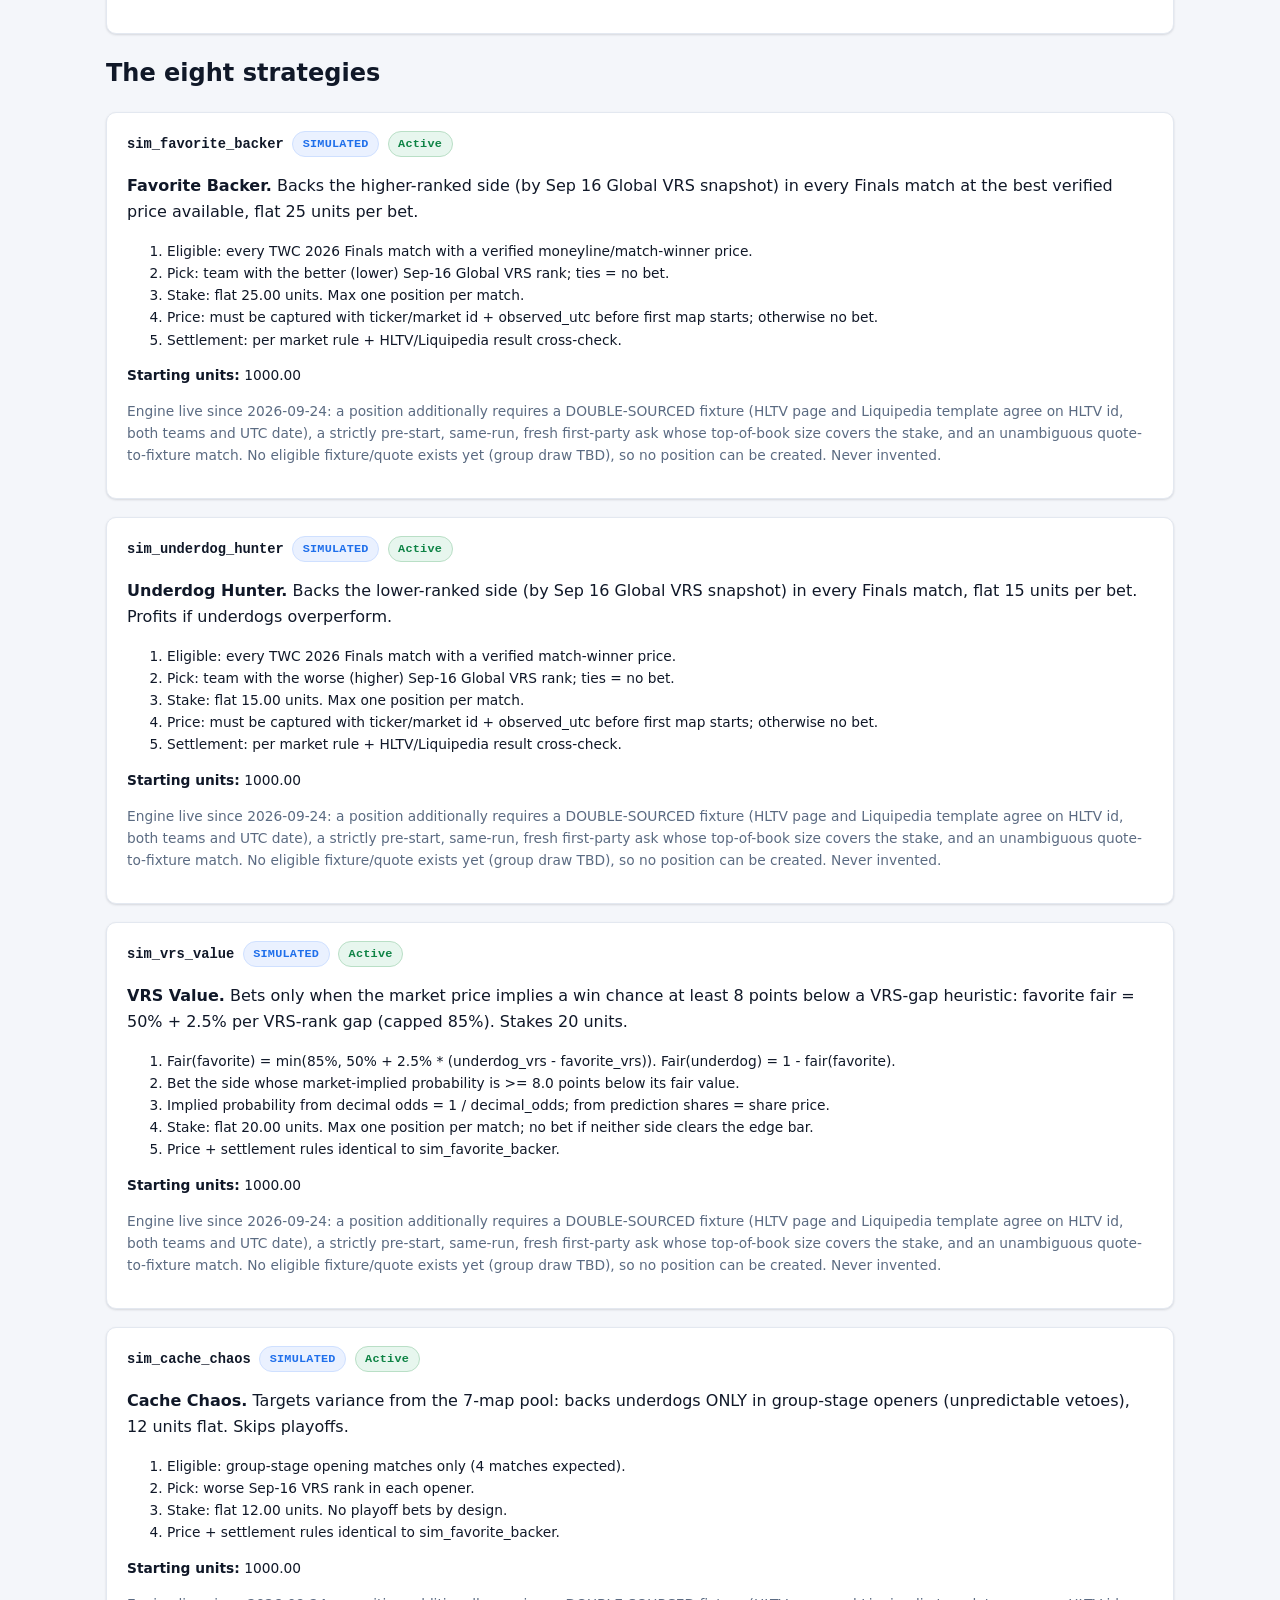
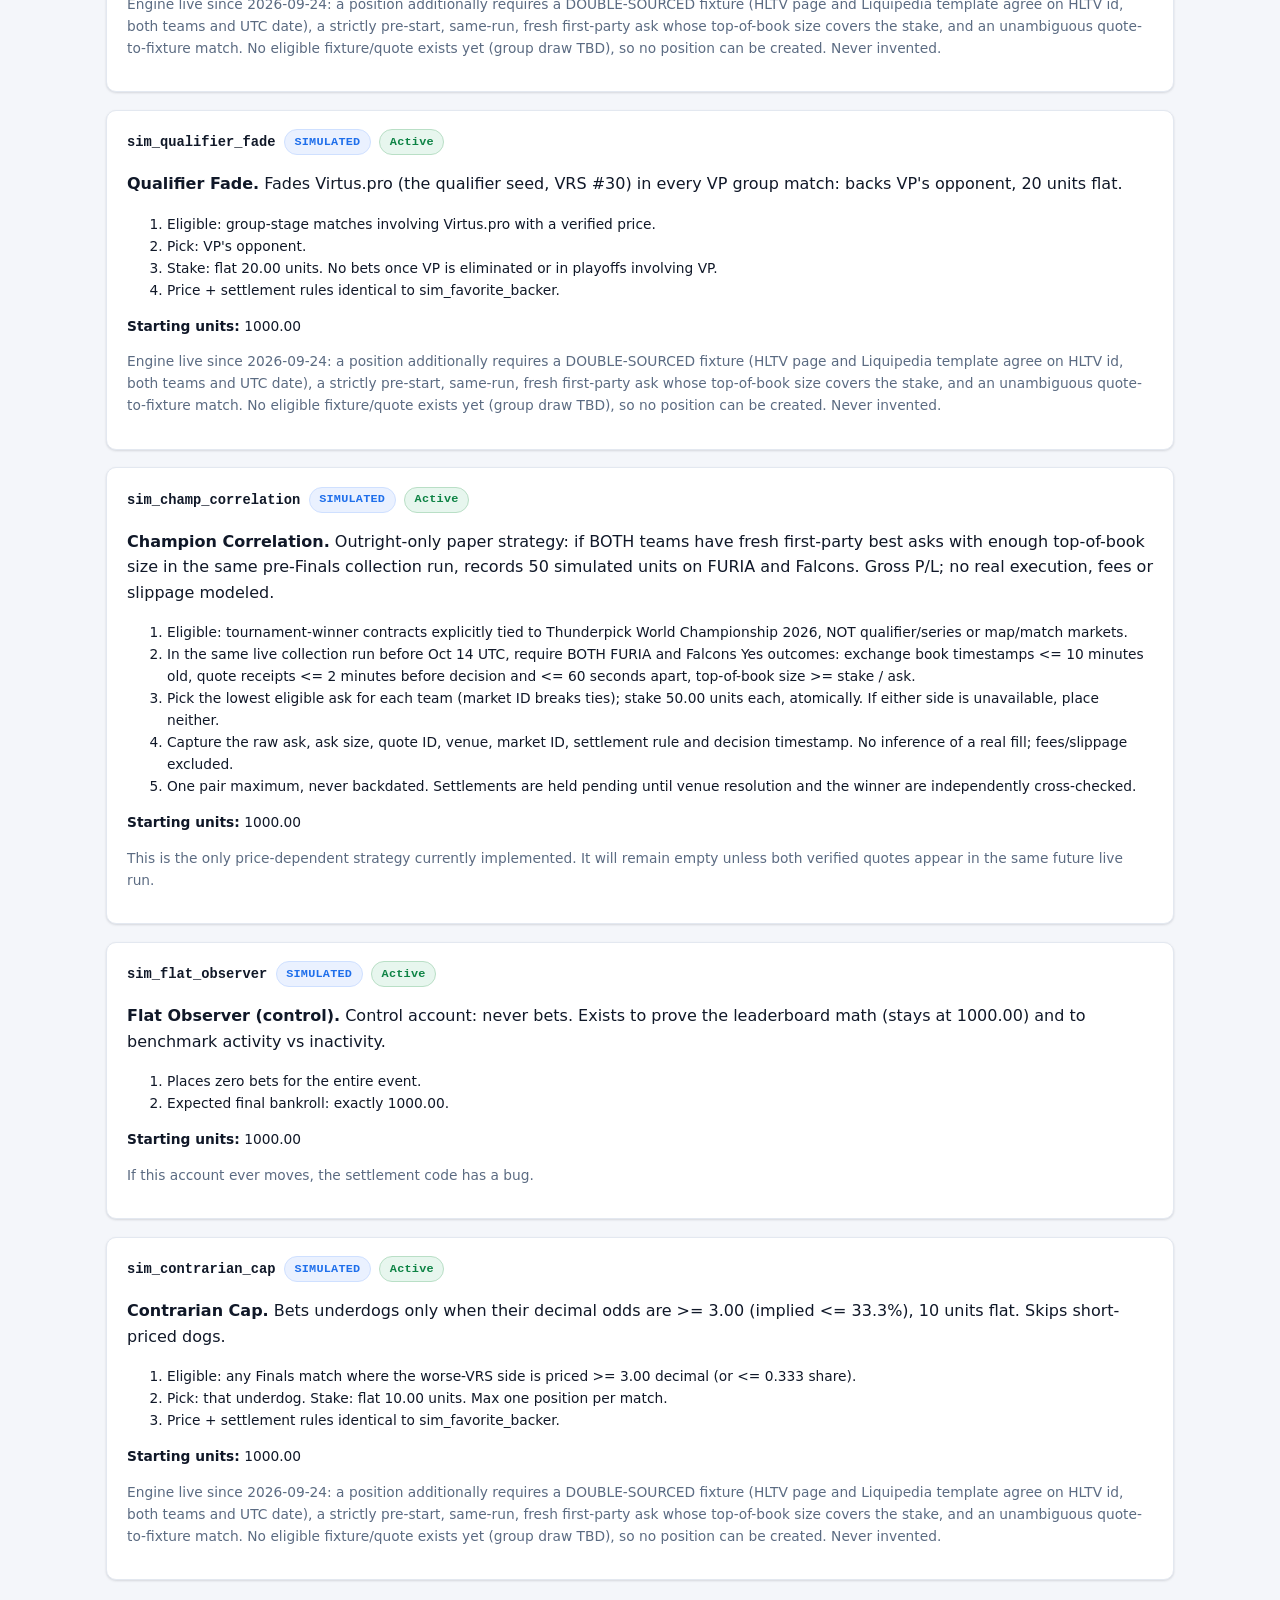
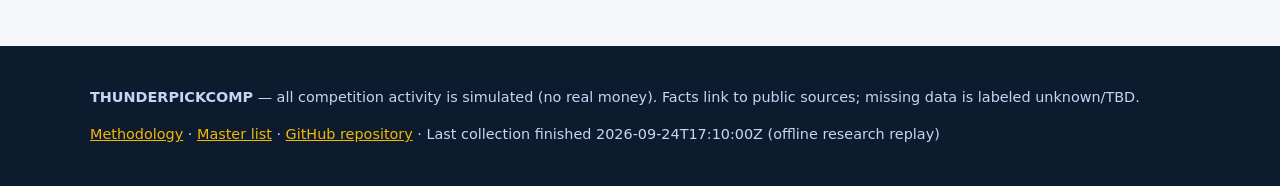
<file: leaderboard.html>
<!DOCTYPE html>
<html lang="en">
<head>
  <meta charset="utf-8">
  <meta name="viewport" content="width=device-width, initial-scale=1">
  <title>Simulated Leaderboard — Thunderpick WC 2026 Hub</title>
  <meta name="description" content="Transparent simulated prediction leaderboard for Thunderpick WC 2026: strategies, standings, and reproducible settlement math.">
  <link rel="stylesheet" href="assets/style.css">
</head>
<body>
  <a class="skip-link" href="#main-content">Skip to content</a>
  <header class="site-header">
    <div class="wrap">
      <div class="brand">
        <span class="brand-mark" aria-hidden="true">⚡</span>
        <div>
          <h1>Leaderboard <span class="badge sim">SIMULATED</span></h1>
          <p class="tagline">Eight simulated accounts, published policies, forward-only paper decisions.</p>
        </div>
      </div>
    </div>
  </header>
  <nav class="main-nav" aria-label="Main">
    <div class="wrap">
      <a href="index.html">Overview</a>
      <a href="teams.html">Teams</a>
      <a href="guide.html">CS2 Guide</a>
      <a href="markets.html">Markets</a>
      <a href="leaderboard.html" aria-current="page">Leaderboard</a>
      <a href="backtest.html">Backtest</a>
      <a href="ledger.html">Ledger</a>
      <a href="changes.html">Changes</a>
      <a href="master-list.html">Master List</a>
      <a href="methodology.html">Methodology</a>
    </div>
  </nav>
  <main id="main-content">
    <div class="wrap">
      <section class="card">
        <h2>Standings</h2>
        <div data-render="leaderboard"><p class="muted">Loading standings…</p></div>
        <p class="small"><span data-ledger-meta></span></p>
        <p class="small muted">Six match policies are currently <strong>paused</strong> until verified fixture linking and match-engine tests exist. The outright policy is active only when both required asks qualify. The control account <span class="mono">sim_flat_observer</span> never bets; if it moves, the journal has a bug. ROI is shown as “—” until a position settles.</p>
      </section>
      <section class="card">
        <h2>Competition rules</h2>
        <ol>
          <li><strong>Simulated units only.</strong> 1,000.00 starting bankroll each. Nothing here is a real wager or financial advice.</li>
          <li><strong>Verified best asks only.</strong> Paper decisions require a source market ID, outcome, ask, displayed depth and timestamps; first-party quotes are not proof of a fill.</li>
          <li><strong>Operational status is explicit.</strong> One automated outright strategy, one no-bet control and six paused match policies. Published rules are not the same as running a strategy.</li>
          <li><strong>Settlement not automated.</strong> Venue resolution and independently corroborated event outcome are required. A 50/50 resolution is not automatically a void; until implemented positions stay pending.</li>
          <li><strong>Immutable paper decisions.</strong> Published entries are never silently rewritten. Outcome/correction journaling is not implemented yet. Inspect the <a href="ledger.html">Ledger</a> and <a href="markets.html">first-party receipts</a>.</li>
        </ol>
      </section>
      <h2>The eight strategies</h2>
      <div data-render="strategies"><p class="muted">Loading strategies…</p></div>
    </div>
  </main>
  <footer class="site-footer">
    <div class="wrap">
      <p><strong>THUNDERPICKCOMP</strong> — all competition activity is simulated (no real money). Facts link to public sources; missing data is labeled unknown/TBD.</p>
      <p><a href="methodology.html">Methodology</a> · <a href="master-list.html">Master list</a> · <a href="https://github.com/buffedlizard55-lab/THUNDERPICKCOMP">GitHub repository</a> · Last collection finished <span data-today>2026-09-24</span></p>
    </div>
  </footer>
  <script src="assets/app.js"></script>
</body>
</html>
</file>
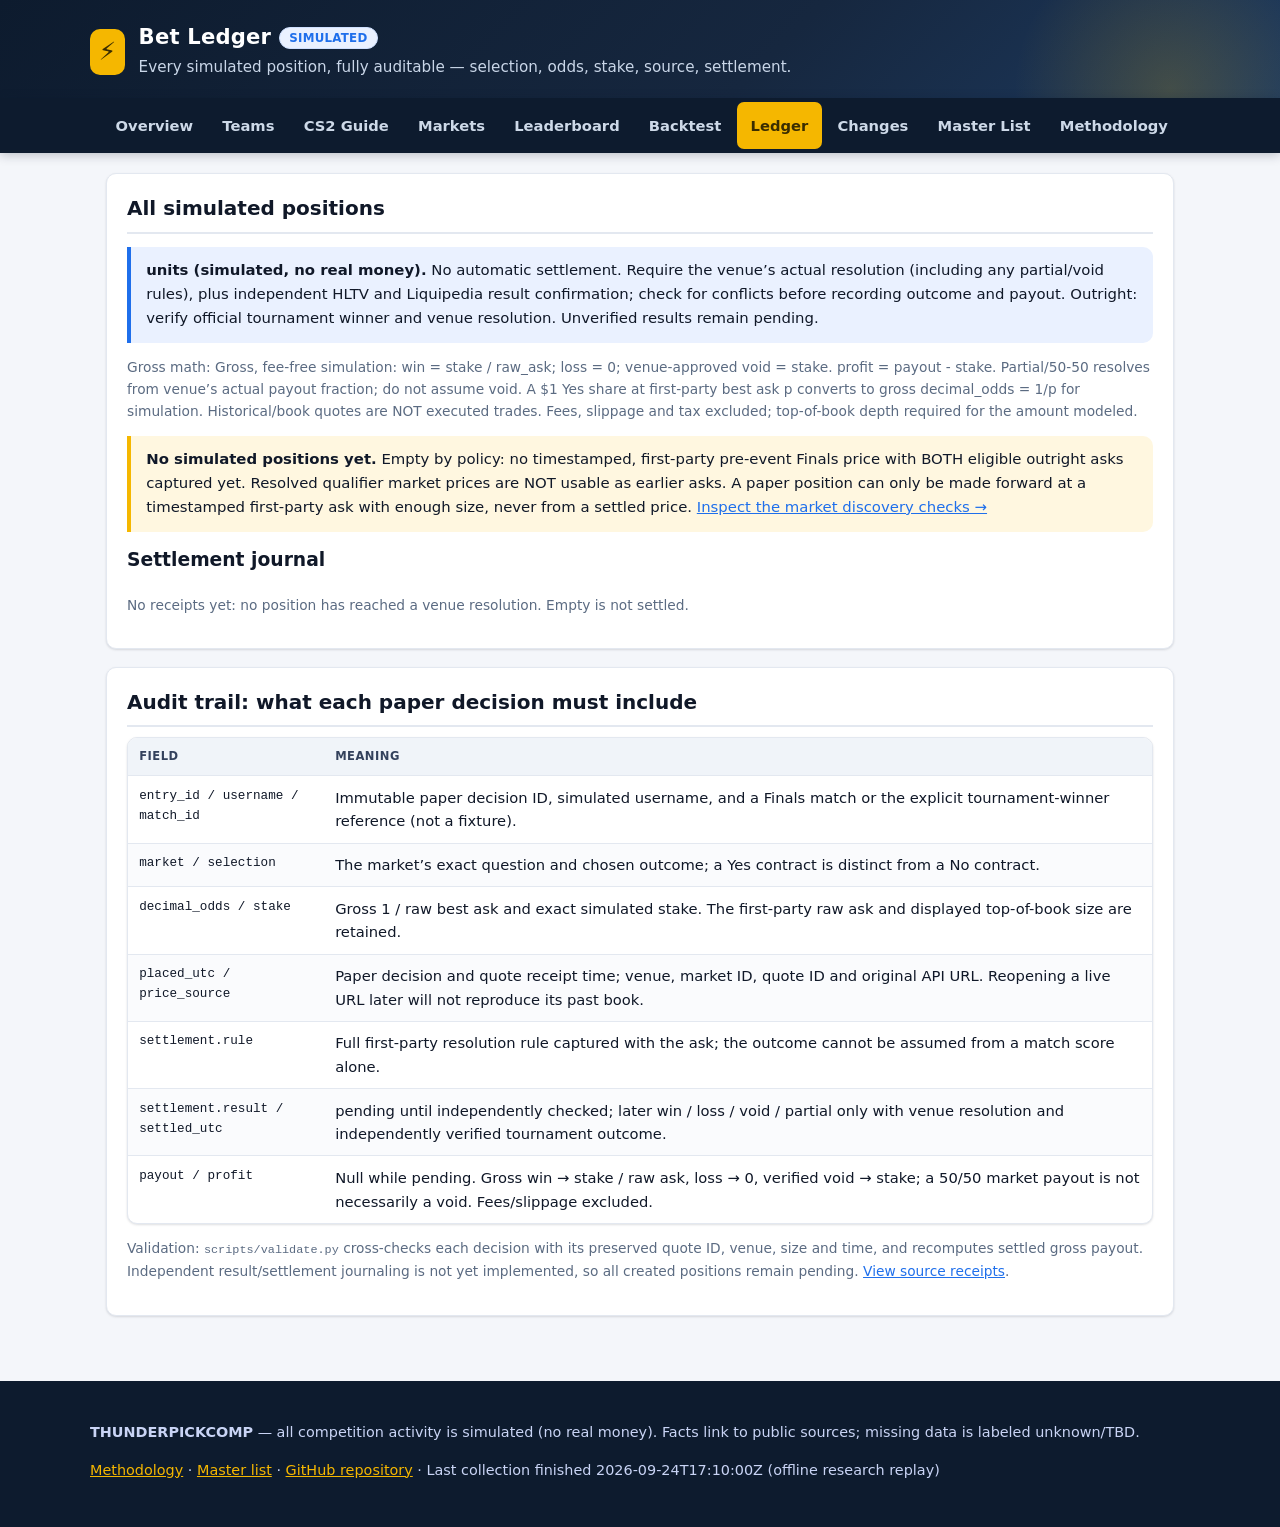
<file: ledger.html>
<!DOCTYPE html>
<html lang="en">
<head>
  <meta charset="utf-8">
  <meta name="viewport" content="width=device-width, initial-scale=1">
  <title>Bet Ledger — Thunderpick WC 2026 Hub</title>
  <meta name="description" content="Every simulated bet and trade: selection, odds, stake, price source, timestamp, settlement rule and outcome.">
  <link rel="stylesheet" href="assets/style.css">
</head>
<body>
  <a class="skip-link" href="#main-content">Skip to content</a>
  <header class="site-header">
    <div class="wrap">
      <div class="brand">
        <span class="brand-mark" aria-hidden="true">⚡</span>
        <div>
          <h1>Bet Ledger <span class="badge sim">SIMULATED</span></h1>
          <p class="tagline">Every simulated position, fully auditable — selection, odds, stake, source, settlement.</p>
        </div>
      </div>
    </div>
  </header>
  <nav class="main-nav" aria-label="Main">
    <div class="wrap">
      <a href="index.html">Overview</a>
      <a href="teams.html">Teams</a>
      <a href="guide.html">CS2 Guide</a>
      <a href="markets.html">Markets</a>
      <a href="leaderboard.html">Leaderboard</a>
      <a href="backtest.html">Backtest</a>
      <a href="ledger.html" aria-current="page">Ledger</a>
      <a href="changes.html">Changes</a>
      <a href="master-list.html">Master List</a>
      <a href="methodology.html">Methodology</a>
    </div>
  </nav>
  <main id="main-content">
    <div class="wrap">
      <section class="card">
        <h2>All simulated positions</h2>
        <div data-render="ledger"><p class="muted">Loading ledger…</p></div>
      </section>
      <section class="card">
        <h2>Audit trail: what each paper decision must include</h2>
        <div class="table-scroll"><table class="data">
          <thead><tr><th>Field</th><th>Meaning</th></tr></thead>
          <tbody>
            <tr><td class="mono">entry_id / username / match_id</td><td>Immutable paper decision ID, simulated username, and a Finals match or the explicit tournament-winner reference (not a fixture).</td></tr>
            <tr><td class="mono">market / selection</td><td>The market’s exact question and chosen outcome; a Yes contract is distinct from a No contract.</td></tr>
            <tr><td class="mono">decimal_odds / stake</td><td>Gross 1 / raw best ask and exact simulated stake. The first-party raw ask and displayed top-of-book size are retained.</td></tr>
            <tr><td class="mono">placed_utc / price_source</td><td>Paper decision and quote receipt time; venue, market ID, quote ID and original API URL. Reopening a live URL later will not reproduce its past book.</td></tr>
            <tr><td class="mono">settlement.rule</td><td>Full first-party resolution rule captured with the ask; the outcome cannot be assumed from a match score alone.</td></tr>
            <tr><td class="mono">settlement.result / settled_utc</td><td>pending until independently checked; later win / loss / void / partial only with venue resolution and independently verified tournament outcome.</td></tr>
            <tr><td class="mono">payout / profit</td><td>Null while pending. Gross win → stake / raw ask, loss → 0, verified void → stake; a 50/50 market payout is not necessarily a void. Fees/slippage excluded.</td></tr>
          </tbody>
        </table></div>
        <p class="small muted">Validation: <span class="mono">scripts/validate.py</span> cross-checks each decision with its preserved quote ID, venue, size and time, and recomputes settled gross payout. Independent result/settlement journaling is not yet implemented, so all created positions remain pending. <a href="markets.html">View source receipts</a>.</p>
      </section>
    </div>
  </main>
  <footer class="site-footer">
    <div class="wrap">
      <p><strong>THUNDERPICKCOMP</strong> — all competition activity is simulated (no real money). Facts link to public sources; missing data is labeled unknown/TBD.</p>
      <p><a href="methodology.html">Methodology</a> · <a href="master-list.html">Master list</a> · <a href="https://github.com/buffedlizard55-lab/THUNDERPICKCOMP">GitHub repository</a> · Last collection finished <span data-today>2026-09-24</span></p>
    </div>
  </footer>
  <script src="assets/app.js"></script>
</body>
</html>
</file>
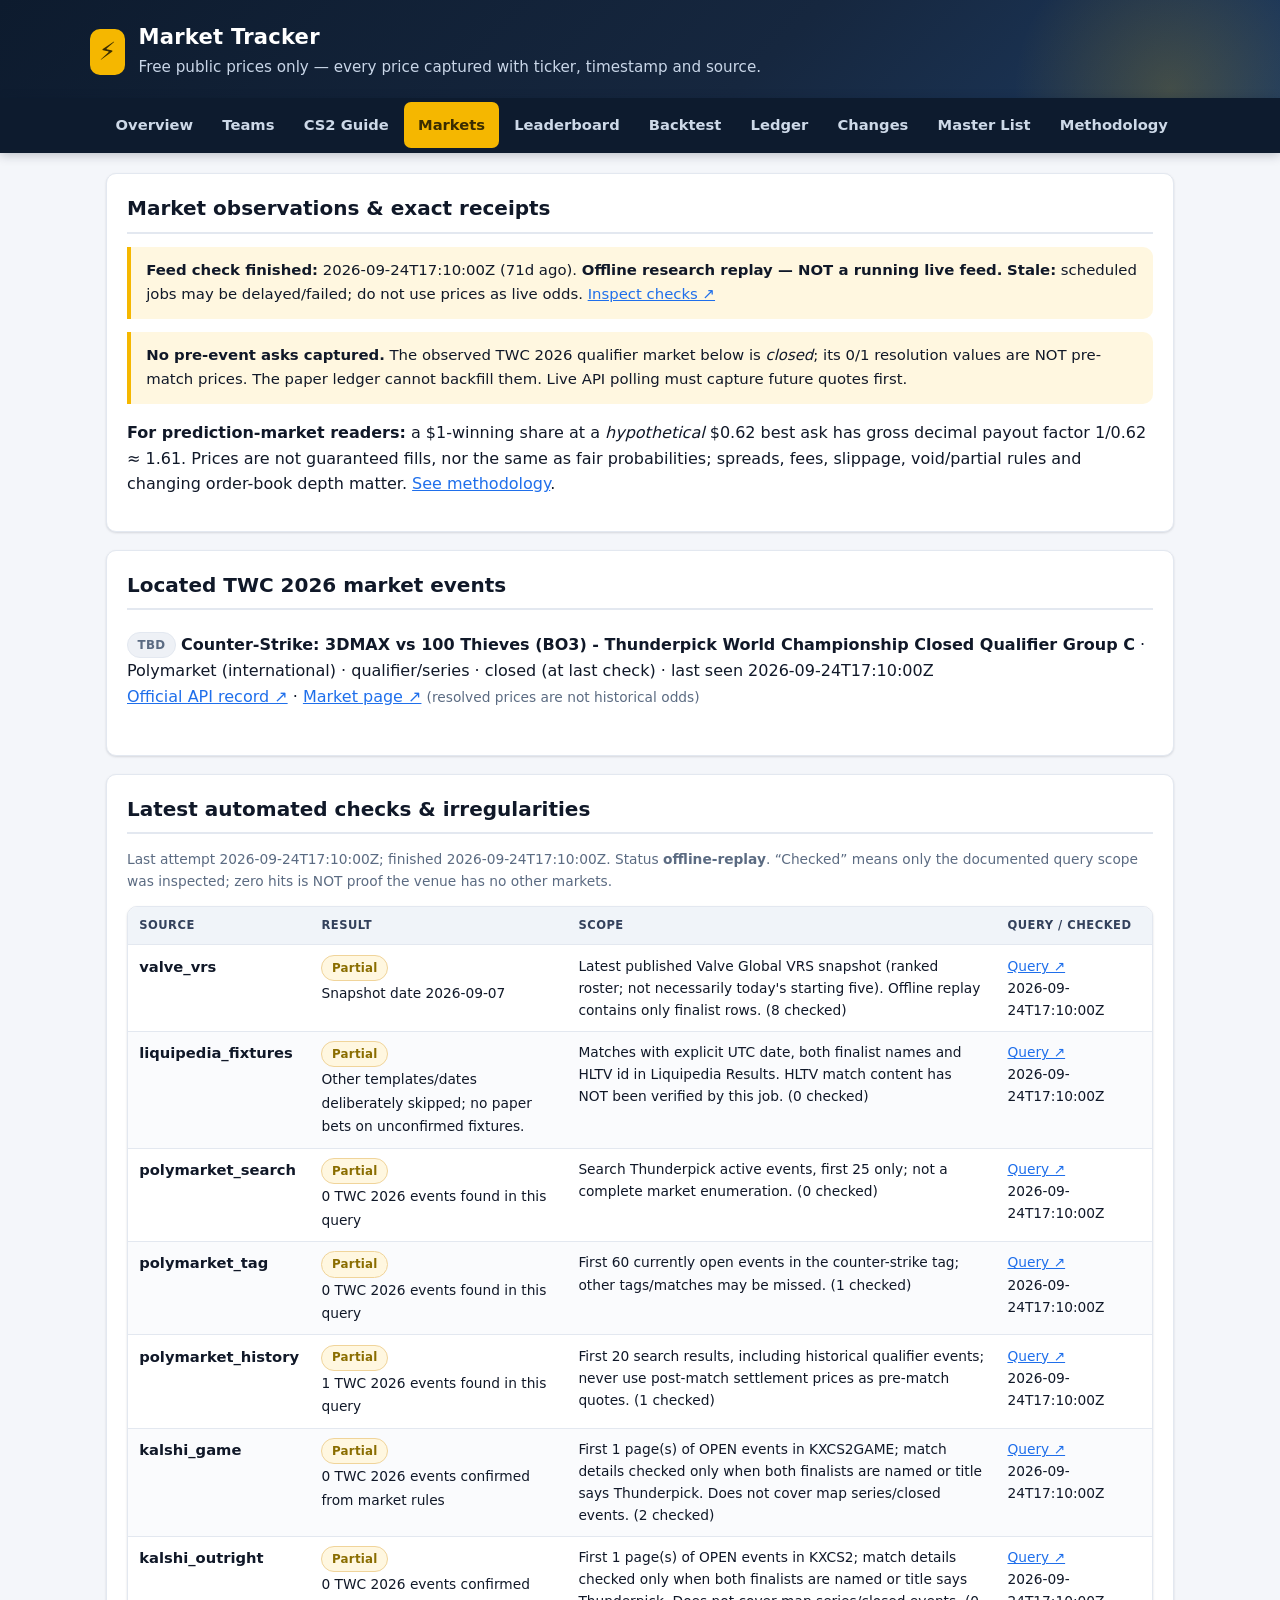
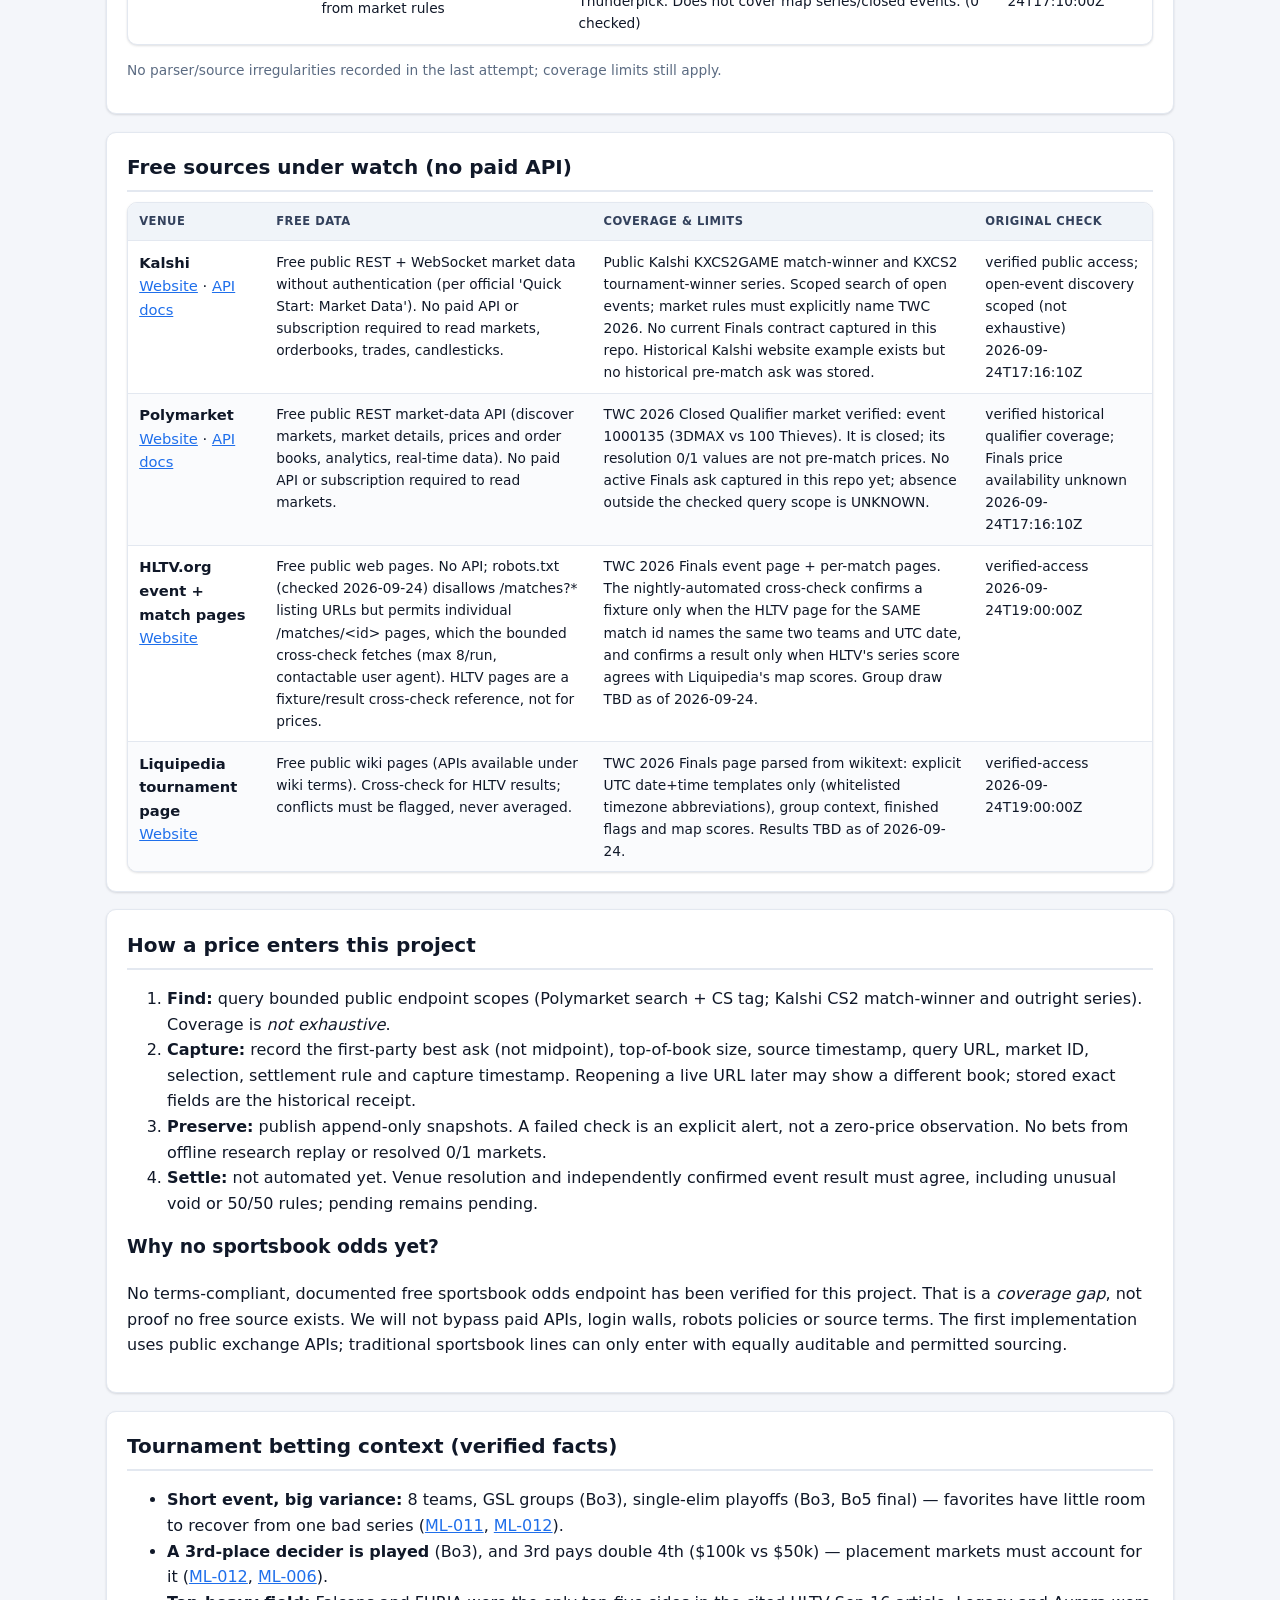
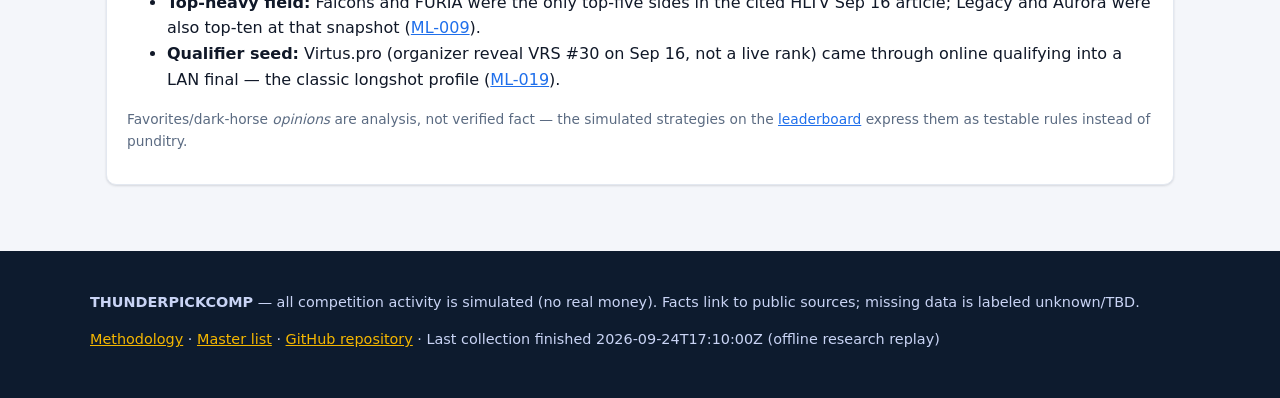
<file: markets.html>
<!DOCTYPE html>
<html lang="en">
<head>
  <meta charset="utf-8">
  <meta name="viewport" content="width=device-width, initial-scale=1">
  <title>Market Tracker — Thunderpick WC 2026 Hub</title>
  <meta name="description" content="Free public price tracking for Thunderpick WC 2026: Kalshi and Polymarket APIs, settlement sources, and the no-paid-API policy.">
  <link rel="stylesheet" href="assets/style.css">
</head>
<body>
  <a class="skip-link" href="#main-content">Skip to content</a>
  <header class="site-header">
    <div class="wrap">
      <div class="brand">
        <span class="brand-mark" aria-hidden="true">⚡</span>
        <div>
          <h1>Market Tracker</h1>
          <p class="tagline">Free public prices only — every price captured with ticker, timestamp and source.</p>
        </div>
      </div>
    </div>
  </header>
  <nav class="main-nav" aria-label="Main">
    <div class="wrap">
      <a href="index.html">Overview</a>
      <a href="teams.html">Teams</a>
      <a href="guide.html">CS2 Guide</a>
      <a href="markets.html" aria-current="page">Markets</a>
      <a href="leaderboard.html">Leaderboard</a>
      <a href="backtest.html">Backtest</a>
      <a href="ledger.html">Ledger</a>
      <a href="changes.html">Changes</a>
      <a href="master-list.html">Master List</a>
      <a href="methodology.html">Methodology</a>
    </div>
  </nav>
  <main id="main-content">
    <div class="wrap">
      <section class="card">
        <h2>Market observations &amp; exact receipts</h2>
        <div data-render="pulse"><p class="muted">Loading feed health…</p></div><div data-render="quote-table"><p class="muted">Loading first-party ask history…</p></div>
        <p><strong>For prediction-market readers:</strong> a $1-winning share at a <em>hypothetical</em> $0.62 best ask has gross decimal payout factor 1/0.62 ≈ 1.61. Prices are not guaranteed fills, nor the same as fair probabilities; spreads, fees, slippage, void/partial rules and changing order-book depth matter. <a href="methodology.html">See methodology</a>.</p>
      </section>
      <section class="card">
        <h2>Located TWC 2026 market events</h2><div data-render="market-events"><p class="muted">Loading market history…</p></div></section>
      <section class="card" id="source-checks"><h2>Latest automated checks &amp; irregularities</h2><div data-render="checks"><p class="muted">Loading source-check receipts…</p></div></section>
      <section class="card">
        <h2>Free sources under watch (no paid API)</h2>
        <div data-render="markets"><p class="muted">Loading market sources…</p></div>
      </section>
      <section class="card">
        <h2>How a price enters this project</h2>
        <ol>
          <li><strong>Find:</strong> query bounded public endpoint scopes (Polymarket search + CS tag; Kalshi CS2 match-winner and outright series). Coverage is <em>not exhaustive</em>.</li>
          <li><strong>Capture:</strong> record the first-party best ask (not midpoint), top-of-book size, source timestamp, query URL, market ID, selection, settlement rule and capture timestamp. Reopening a live URL later may show a different book; stored exact fields are the historical receipt.</li>
          <li><strong>Preserve:</strong> publish append-only snapshots. A failed check is an explicit alert, not a zero-price observation. No bets from offline research replay or resolved 0/1 markets.</li>
          <li><strong>Settle:</strong> not automated yet. Venue resolution and independently confirmed event result must agree, including unusual void or 50/50 rules; pending remains pending.</li>
        </ol>
        <h3>Why no sportsbook odds yet?</h3>
        <p>No terms-compliant, documented free sportsbook odds endpoint has been verified for this project. That is a <em>coverage gap</em>, not proof no free source exists. We will not bypass paid APIs, login walls, robots policies or source terms. The first implementation uses public exchange APIs; traditional sportsbook lines can only enter with equally auditable and permitted sourcing.</p>
      </section>
      <section class="card">
        <h2>Tournament betting context (verified facts)</h2>
        <ul>
          <li><strong>Short event, big variance:</strong> 8 teams, GSL groups (Bo3), single-elim playoffs (Bo3, Bo5 final) — favorites have little room to recover from one bad series (<a href="master-list.html">ML-011</a>, <a href="master-list.html">ML-012</a>).</li>
          <li><strong>A 3rd-place decider is played</strong> (Bo3), and 3rd pays double 4th ($100k vs $50k) — placement markets must account for it (<a href="master-list.html">ML-012</a>, <a href="master-list.html">ML-006</a>).</li>
          <li><strong>Top-heavy field:</strong> Falcons and FURIA were the only top-five sides in the cited HLTV Sep 16 article; Legacy and Aurora were also top-ten at that snapshot (<a href="master-list.html">ML-009</a>).</li>
          <li><strong>Qualifier seed:</strong> Virtus.pro (organizer reveal VRS #30 on Sep 16, not a live rank) came through online qualifying into a LAN final — the classic longshot profile (<a href="master-list.html">ML-019</a>).</li>
        </ul>
        <p class="muted small">Favorites/dark-horse <em>opinions</em> are analysis, not verified fact — the simulated strategies on the <a href="leaderboard.html">leaderboard</a> express them as testable rules instead of punditry.</p>
      </section>
    </div>
  </main>
  <footer class="site-footer">
    <div class="wrap">
      <p><strong>THUNDERPICKCOMP</strong> — all competition activity is simulated (no real money). Facts link to public sources; missing data is labeled unknown/TBD.</p>
      <p><a href="methodology.html">Methodology</a> · <a href="master-list.html">Master list</a> · <a href="https://github.com/buffedlizard55-lab/THUNDERPICKCOMP">GitHub repository</a> · Last collection finished <span data-today>2026-09-24</span></p>
    </div>
  </footer>
  <script src="assets/app.js"></script>
</body>
</html>
</file>
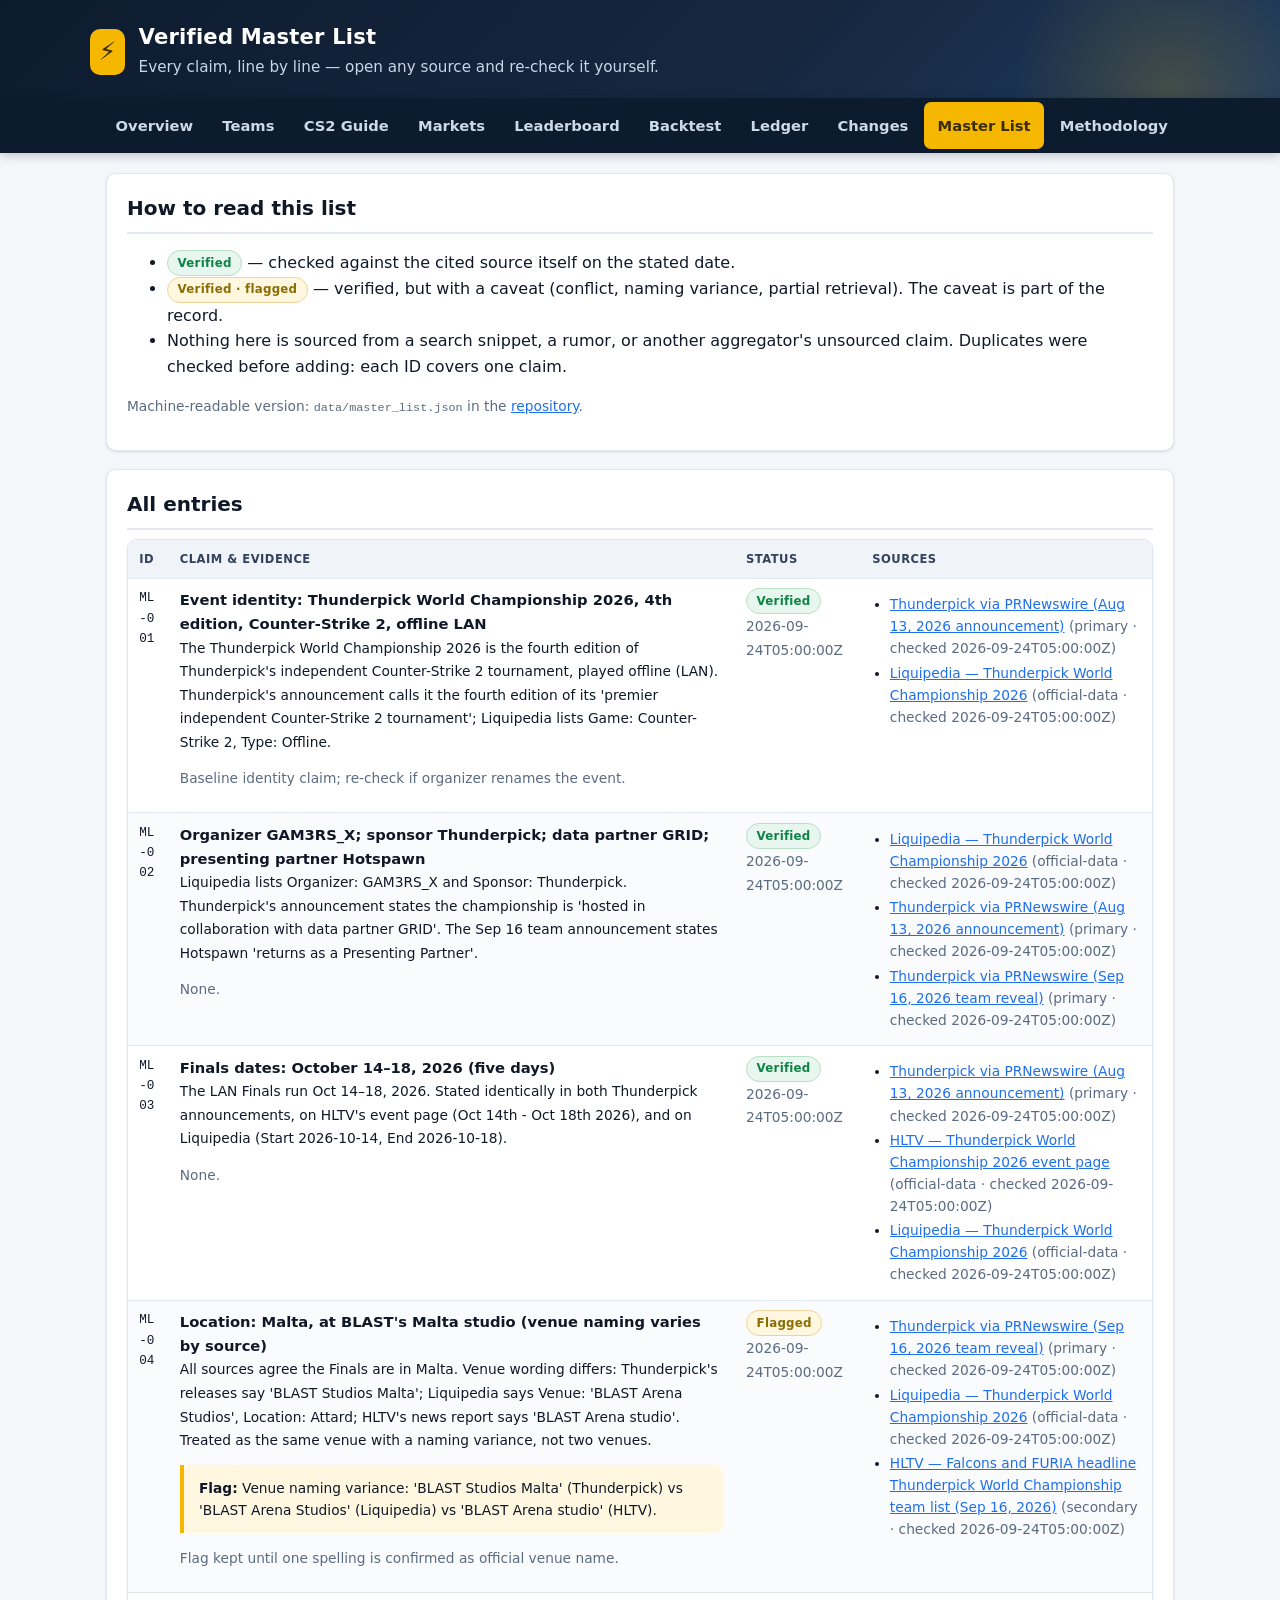
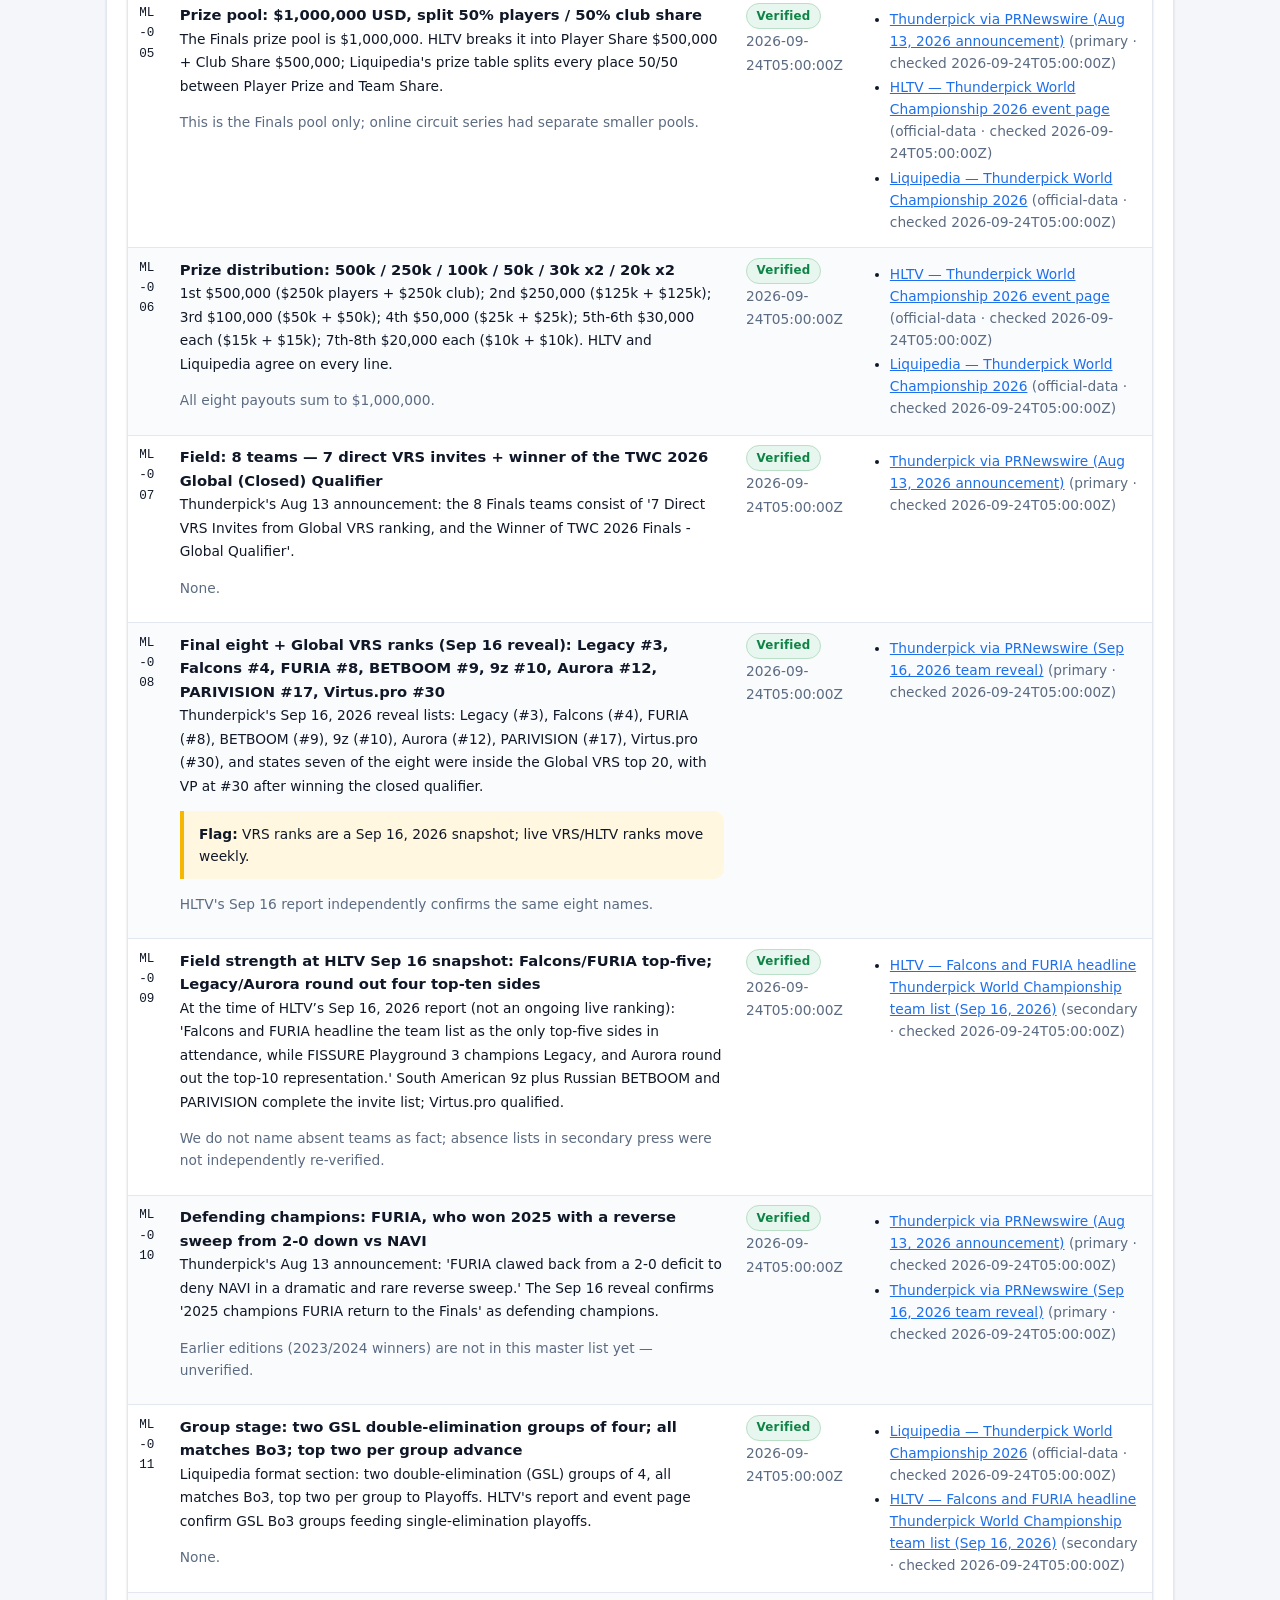
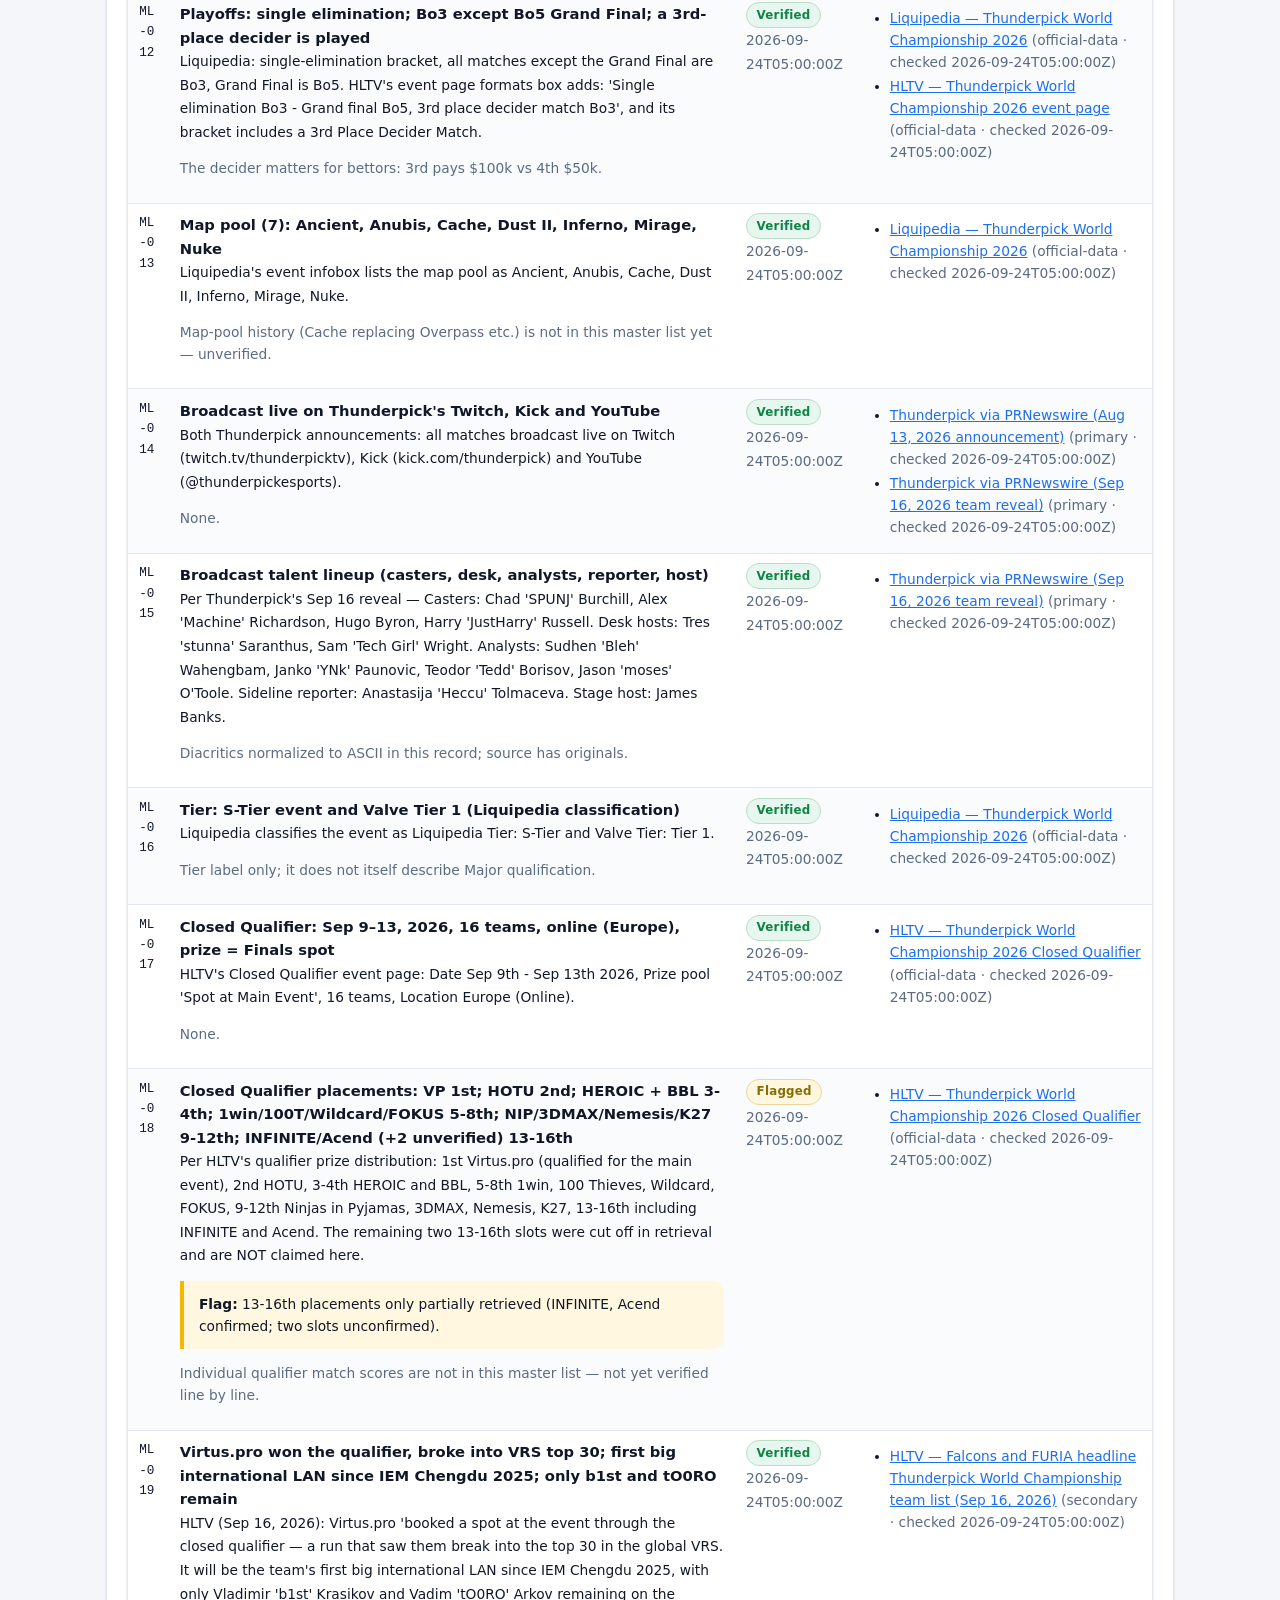
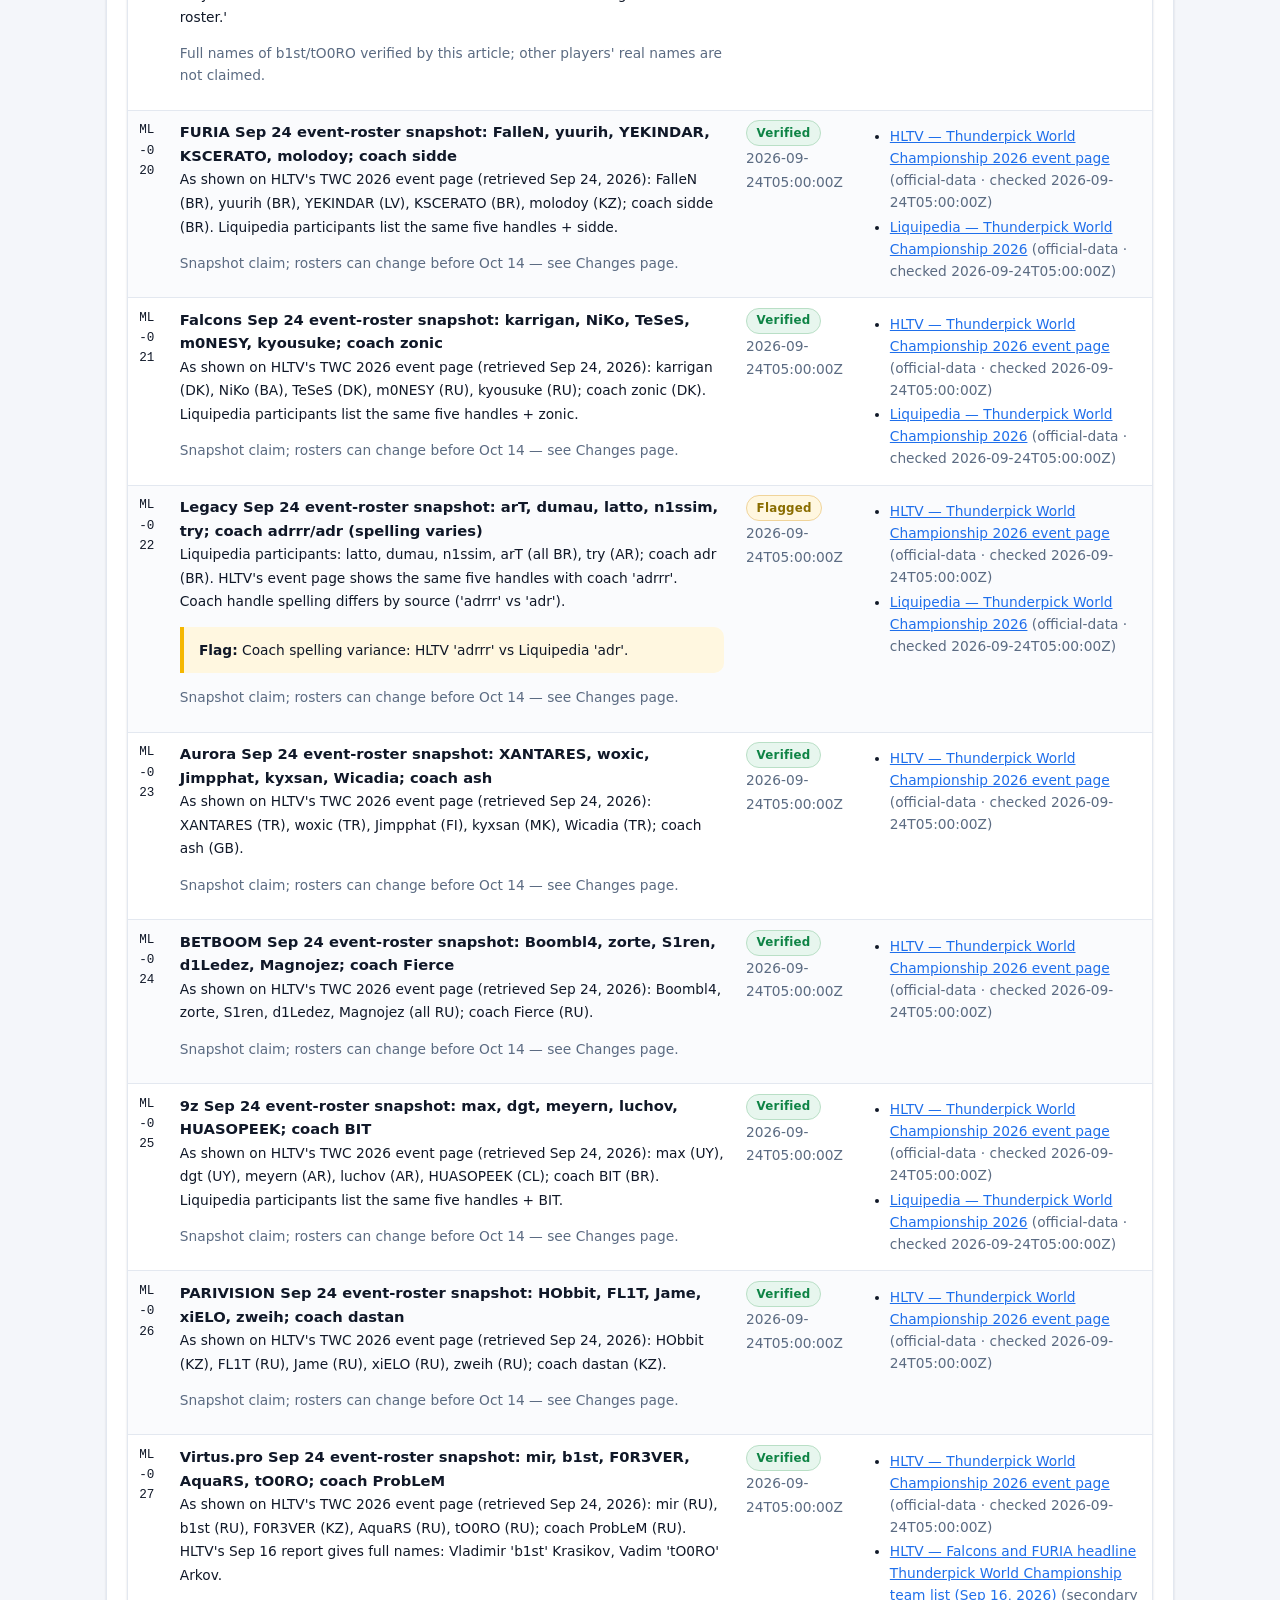
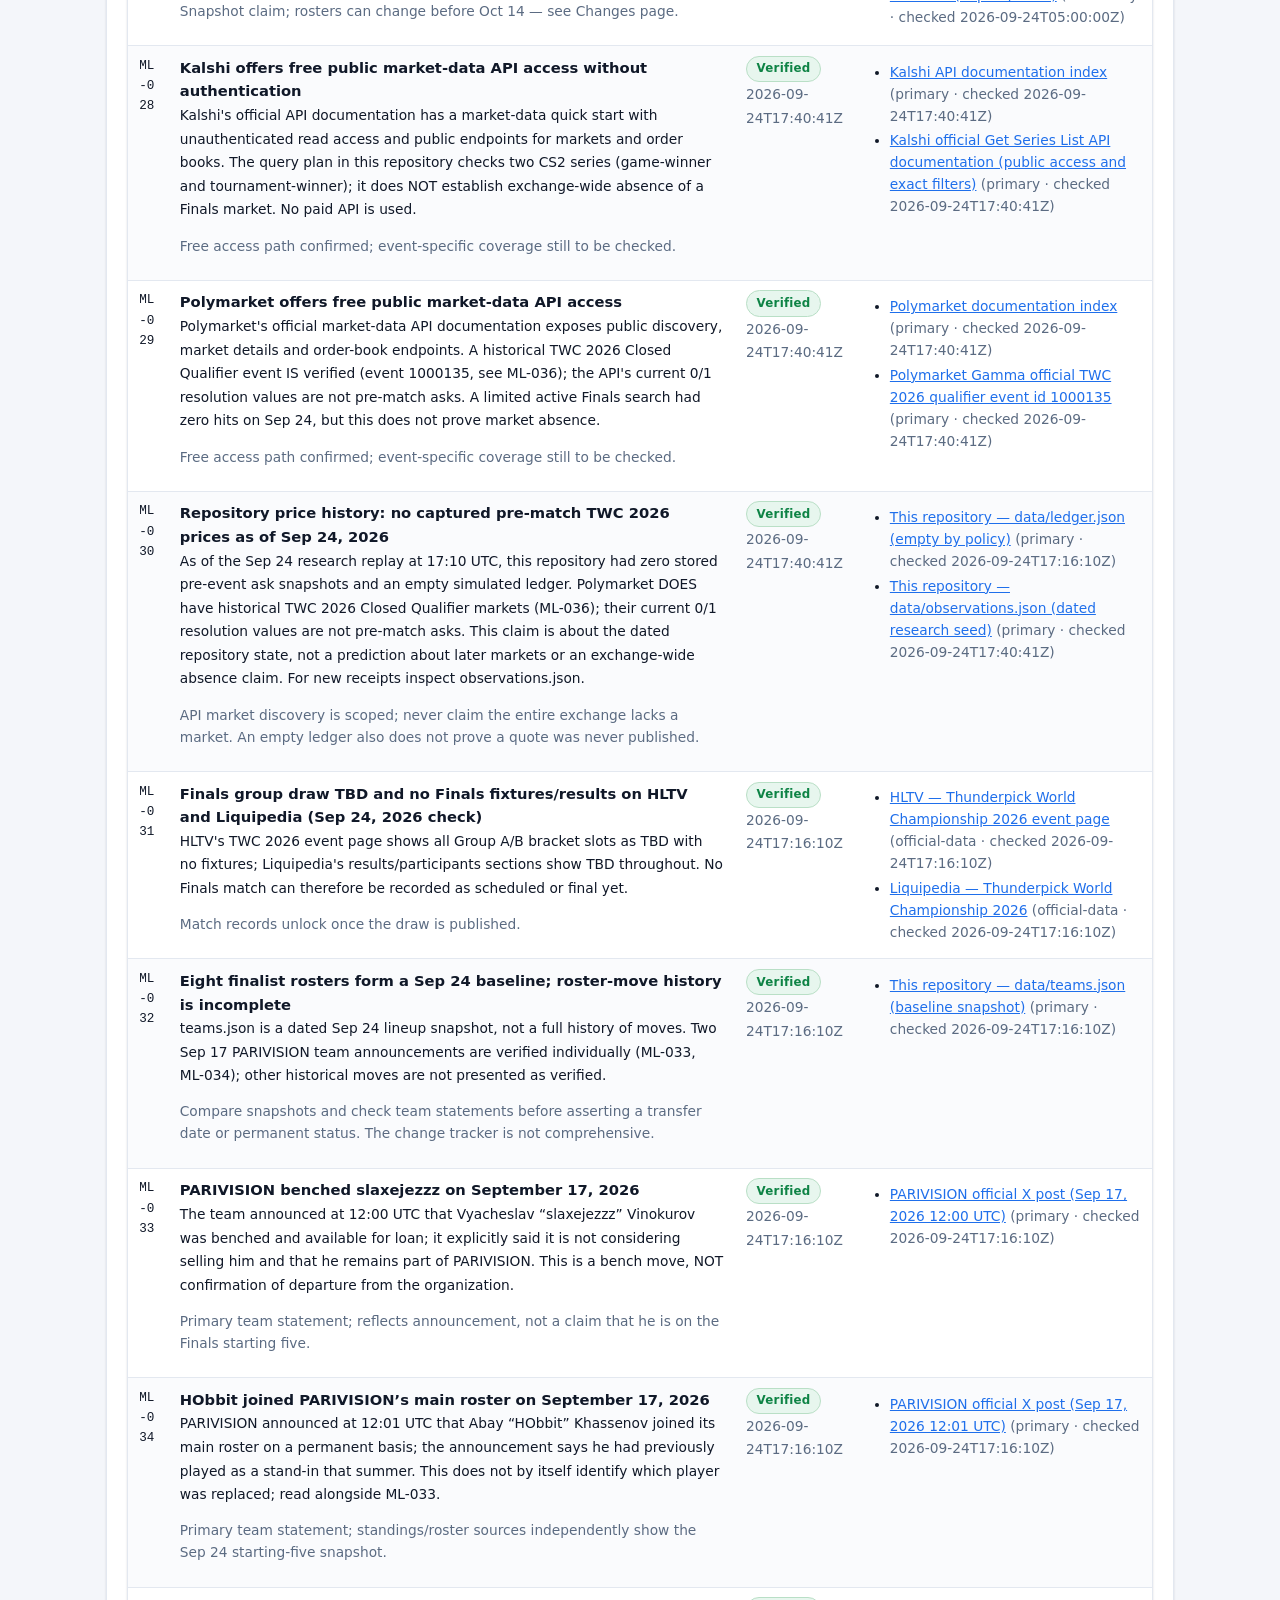
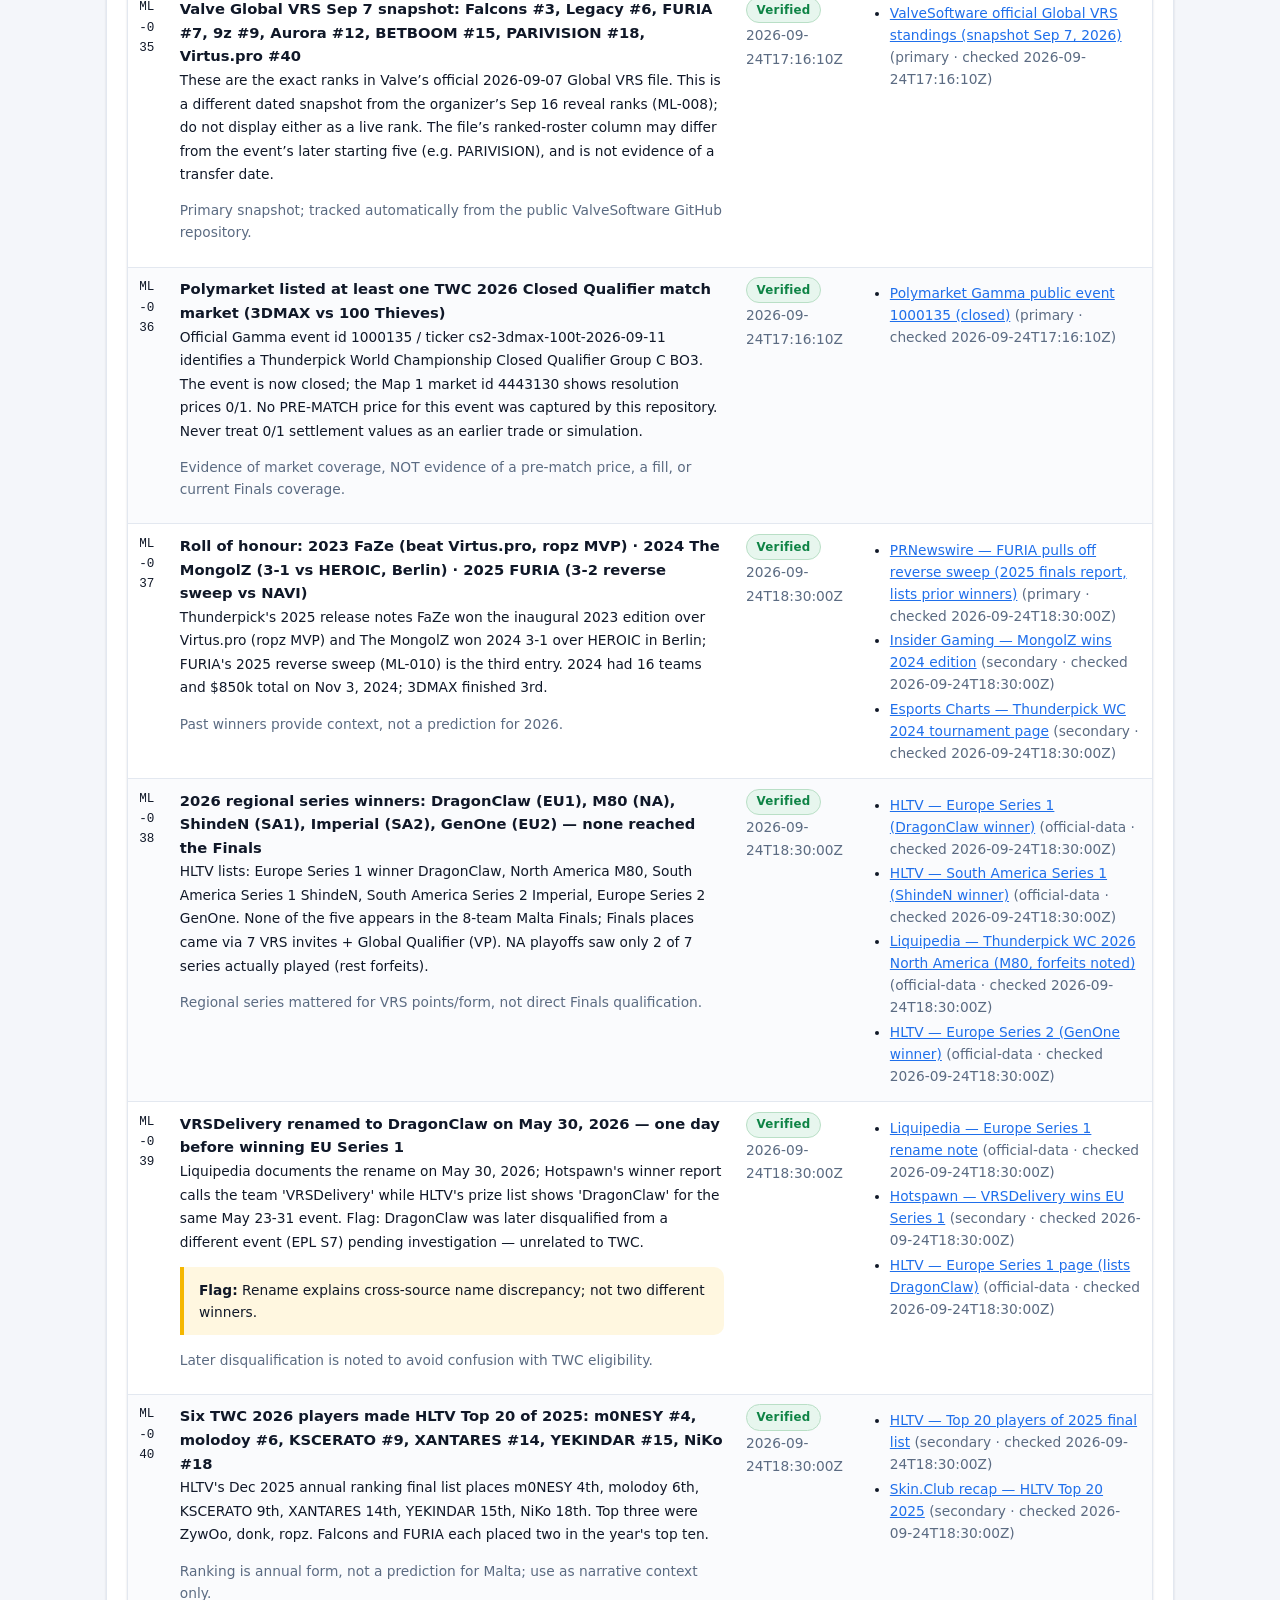
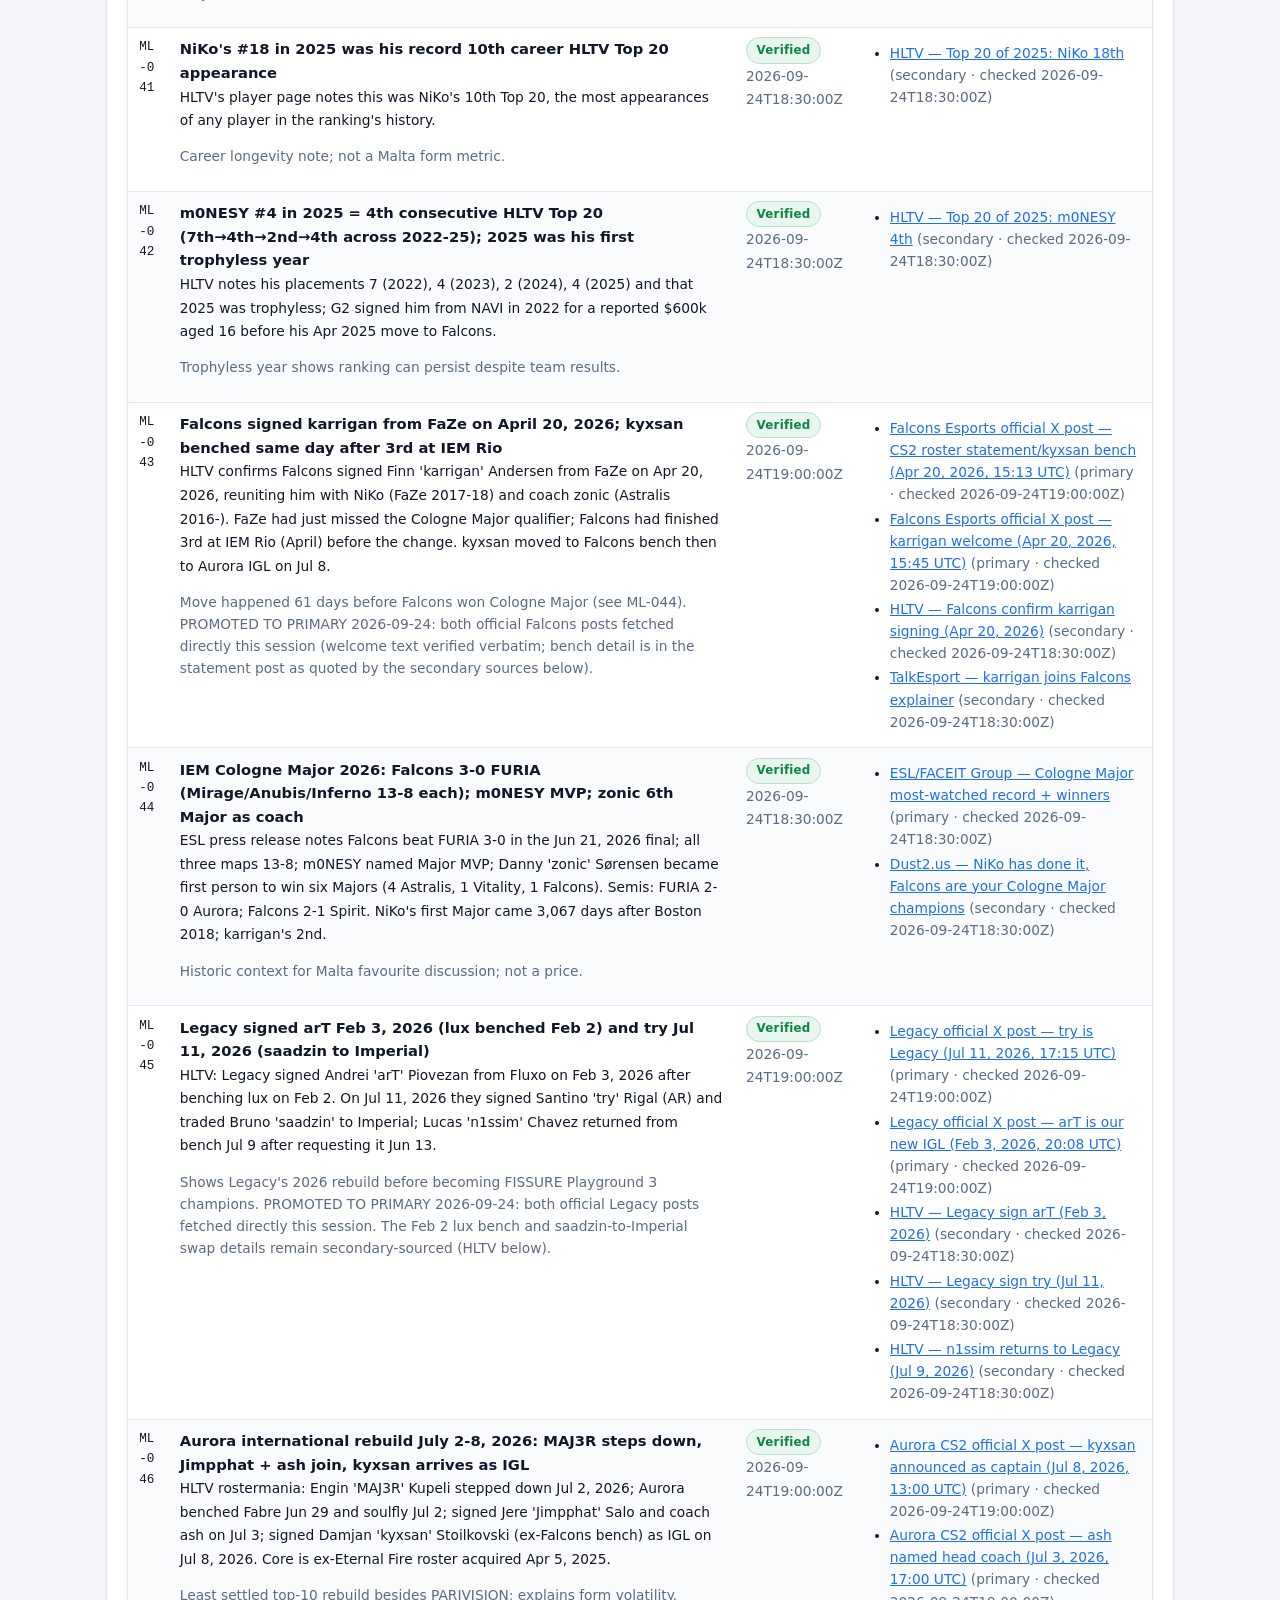
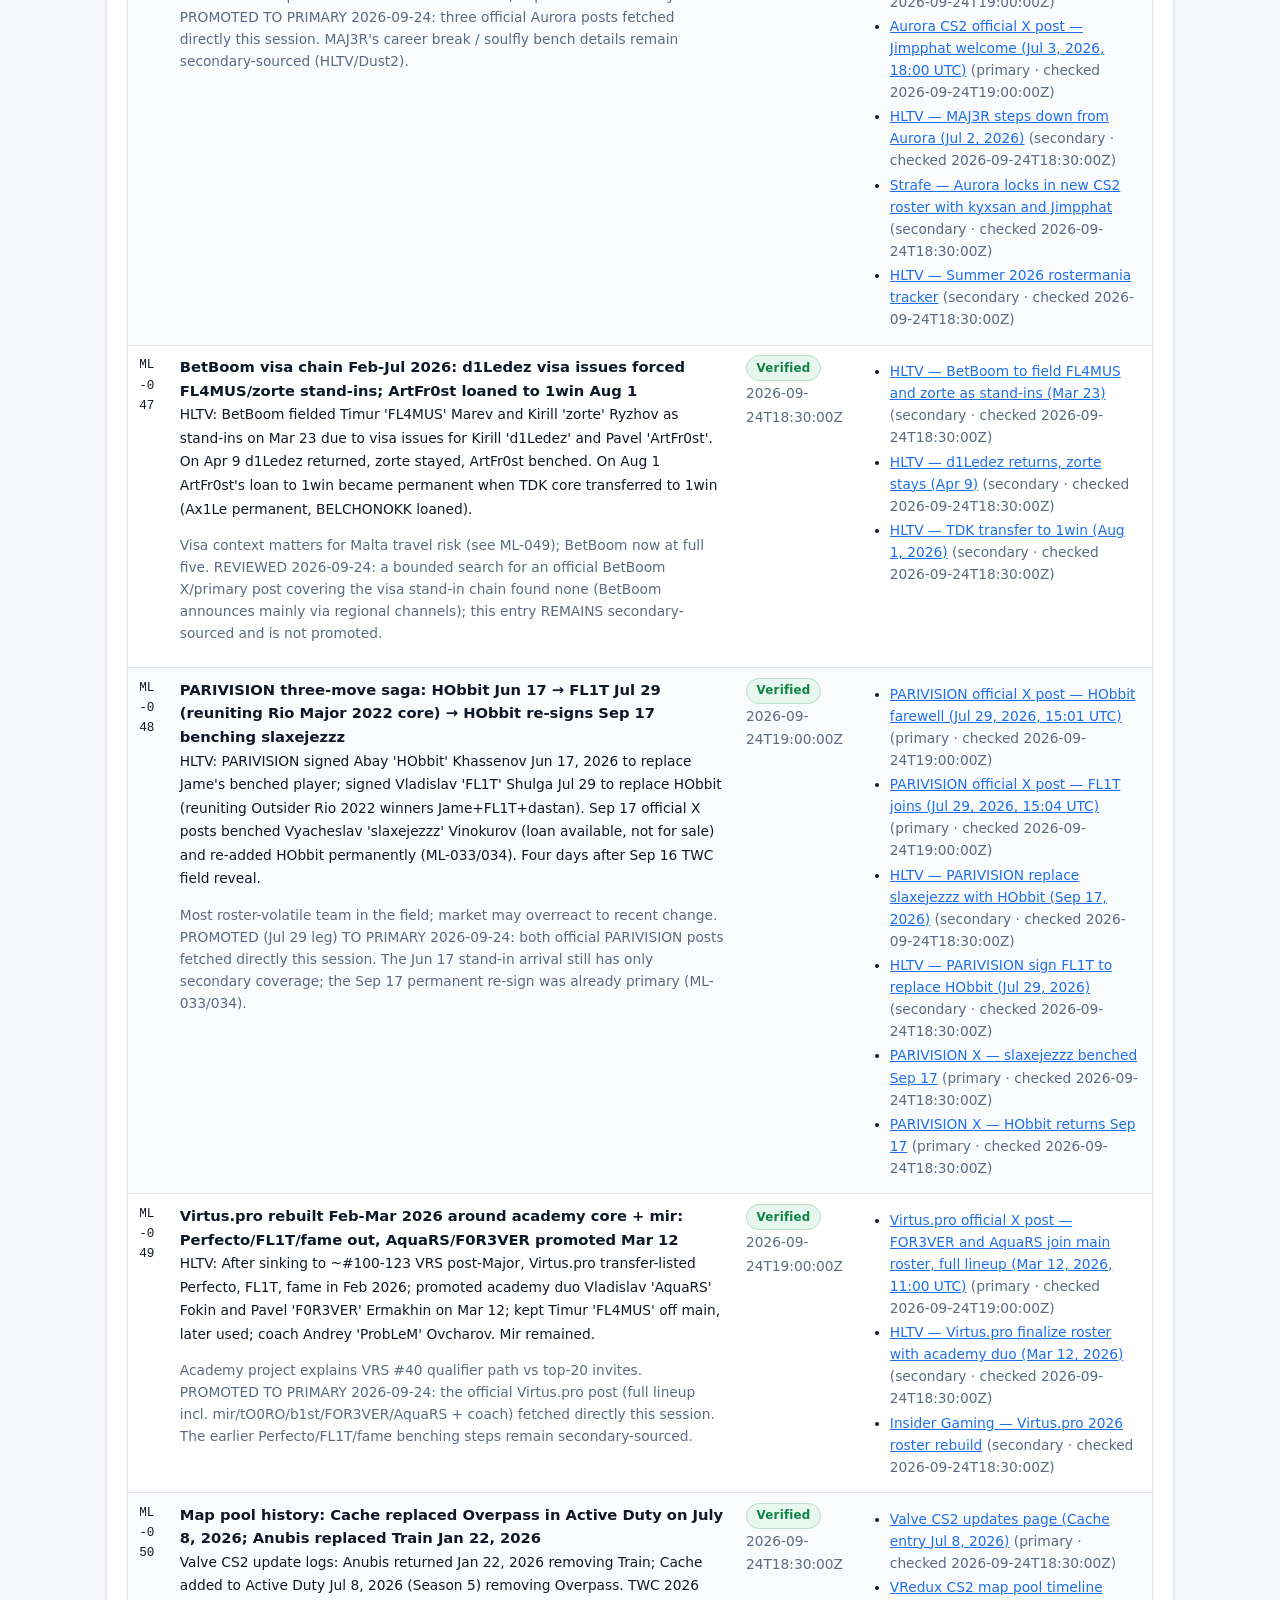
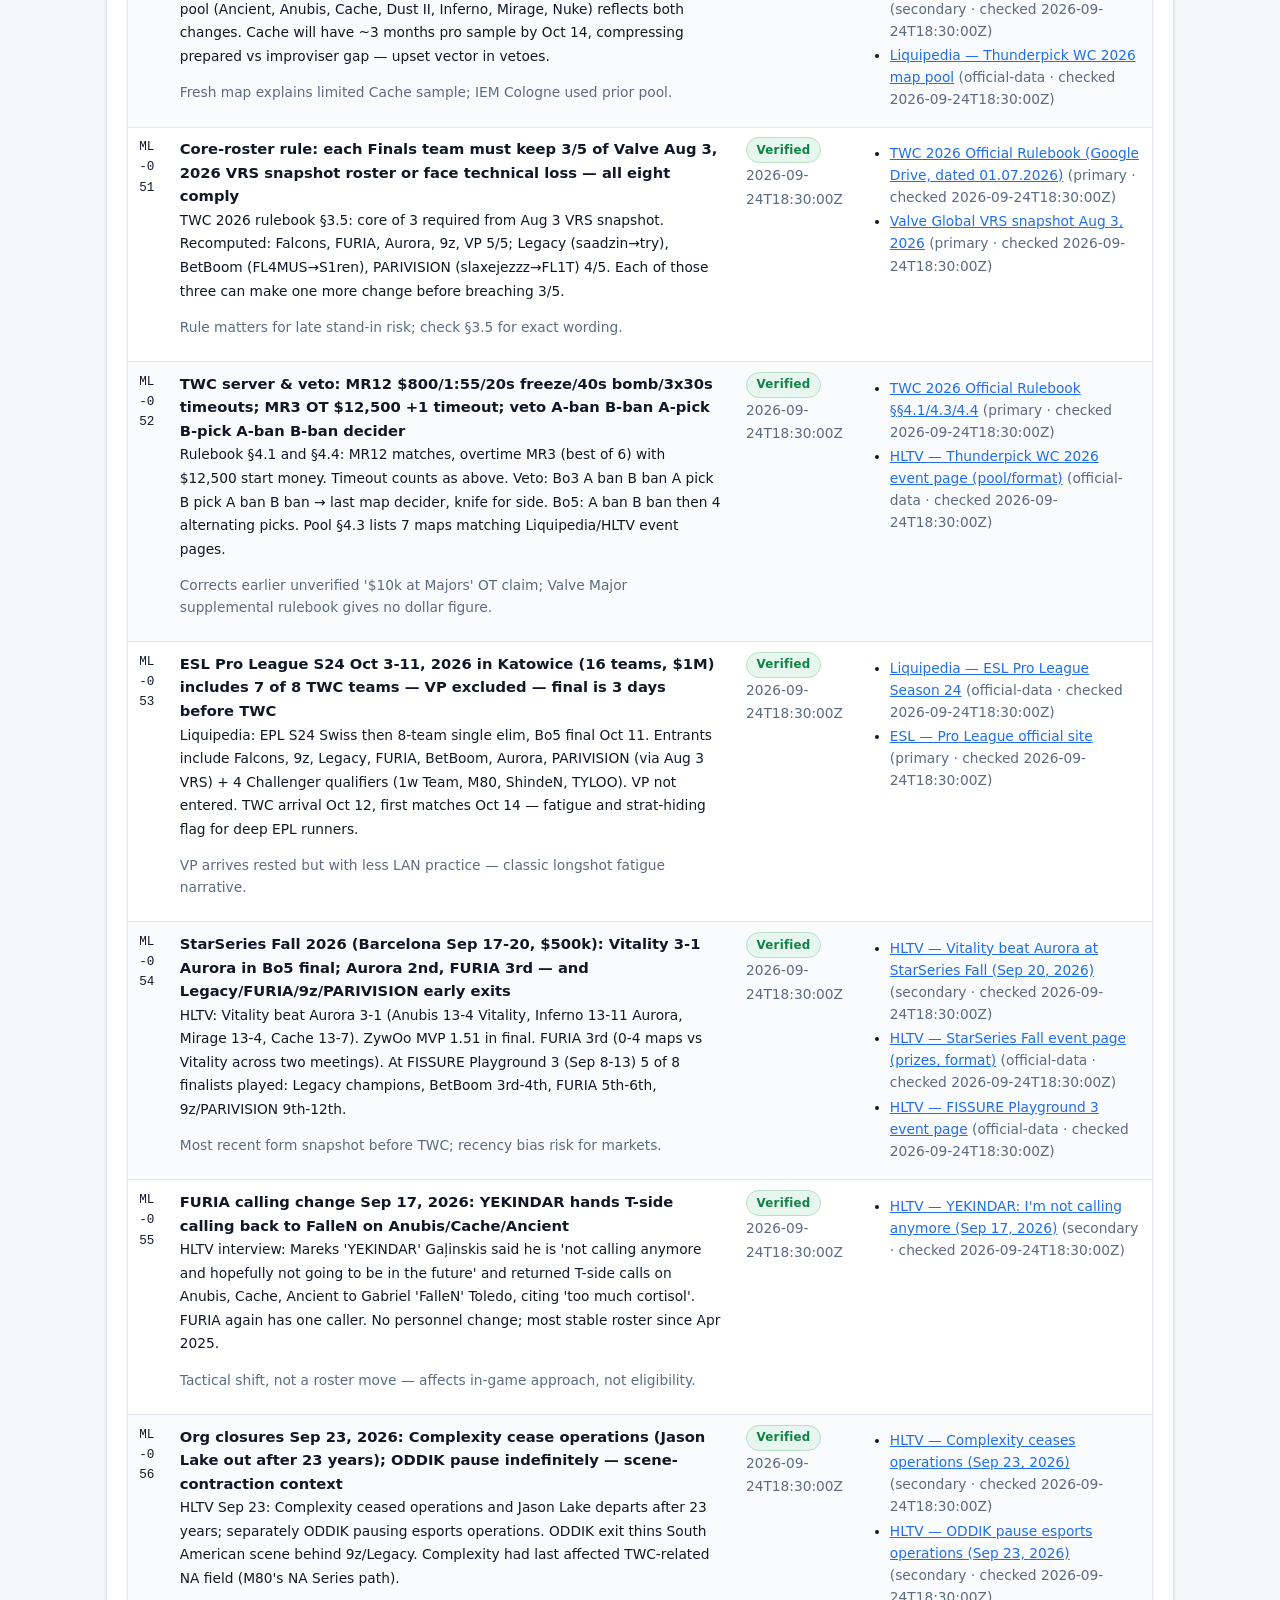
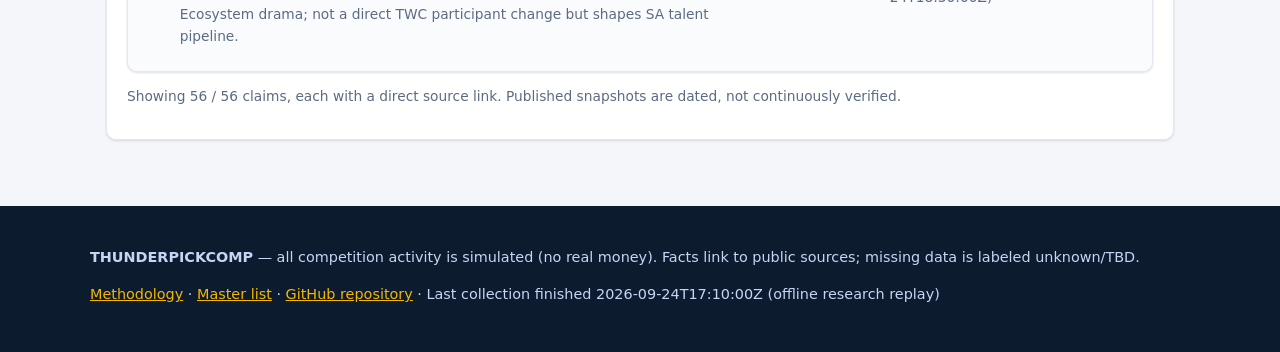
<file: master-list.html>
<!DOCTYPE html>
<html lang="en">
<head>
  <meta charset="utf-8">
  <meta name="viewport" content="width=device-width, initial-scale=1">
  <title>Verified Master List — Thunderpick WC 2026 Hub</title>
  <meta name="description" content="Every verified claim in this project, line by line, each linked to the source it was checked against.">
  <link rel="stylesheet" href="assets/style.css">
</head>
<body>
  <a class="skip-link" href="#main-content">Skip to content</a>
  <header class="site-header">
    <div class="wrap">
      <div class="brand">
        <span class="brand-mark" aria-hidden="true">⚡</span>
        <div>
          <h1>Verified Master List</h1>
          <p class="tagline">Every claim, line by line — open any source and re-check it yourself.</p>
        </div>
      </div>
    </div>
  </header>
  <nav class="main-nav" aria-label="Main">
    <div class="wrap">
      <a href="index.html">Overview</a>
      <a href="teams.html">Teams</a>
      <a href="guide.html">CS2 Guide</a>
      <a href="markets.html">Markets</a>
      <a href="leaderboard.html">Leaderboard</a>
      <a href="backtest.html">Backtest</a>
      <a href="ledger.html">Ledger</a>
      <a href="changes.html">Changes</a>
      <a href="master-list.html" aria-current="page">Master List</a>
      <a href="methodology.html">Methodology</a>
    </div>
  </nav>
  <main id="main-content">
    <div class="wrap">
      <section class="card">
        <h2>How to read this list</h2>
        <ul>
          <li><span class="badge verified">Verified</span> — checked against the cited source itself on the stated date.</li>
          <li><span class="badge flagged">Verified · flagged</span> — verified, but with a caveat (conflict, naming variance, partial retrieval). The caveat is part of the record.</li>
          <li>Nothing here is sourced from a search snippet, a rumor, or another aggregator's unsourced claim. Duplicates were checked before adding: each ID covers one claim.</li>
        </ul>
        <p class="small muted">Machine-readable version: <span class="mono">data/master_list.json</span> in the <a href="https://github.com/buffedlizard55-lab/THUNDERPICKCOMP">repository</a>.</p>
      </section>
      <section class="card">
        <h2>All entries</h2>
        <div data-render="master-list"><p class="muted">Loading master list…</p></div>
      </section>
    </div>
  </main>
  <footer class="site-footer">
    <div class="wrap">
      <p><strong>THUNDERPICKCOMP</strong> — all competition activity is simulated (no real money). Facts link to public sources; missing data is labeled unknown/TBD.</p>
      <p><a href="methodology.html">Methodology</a> · <a href="master-list.html">Master list</a> · <a href="https://github.com/buffedlizard55-lab/THUNDERPICKCOMP">GitHub repository</a> · Last collection finished <span data-today>2026-09-24</span></p>
    </div>
  </footer>
  <script src="assets/app.js"></script>
</body>
</html>
</file>
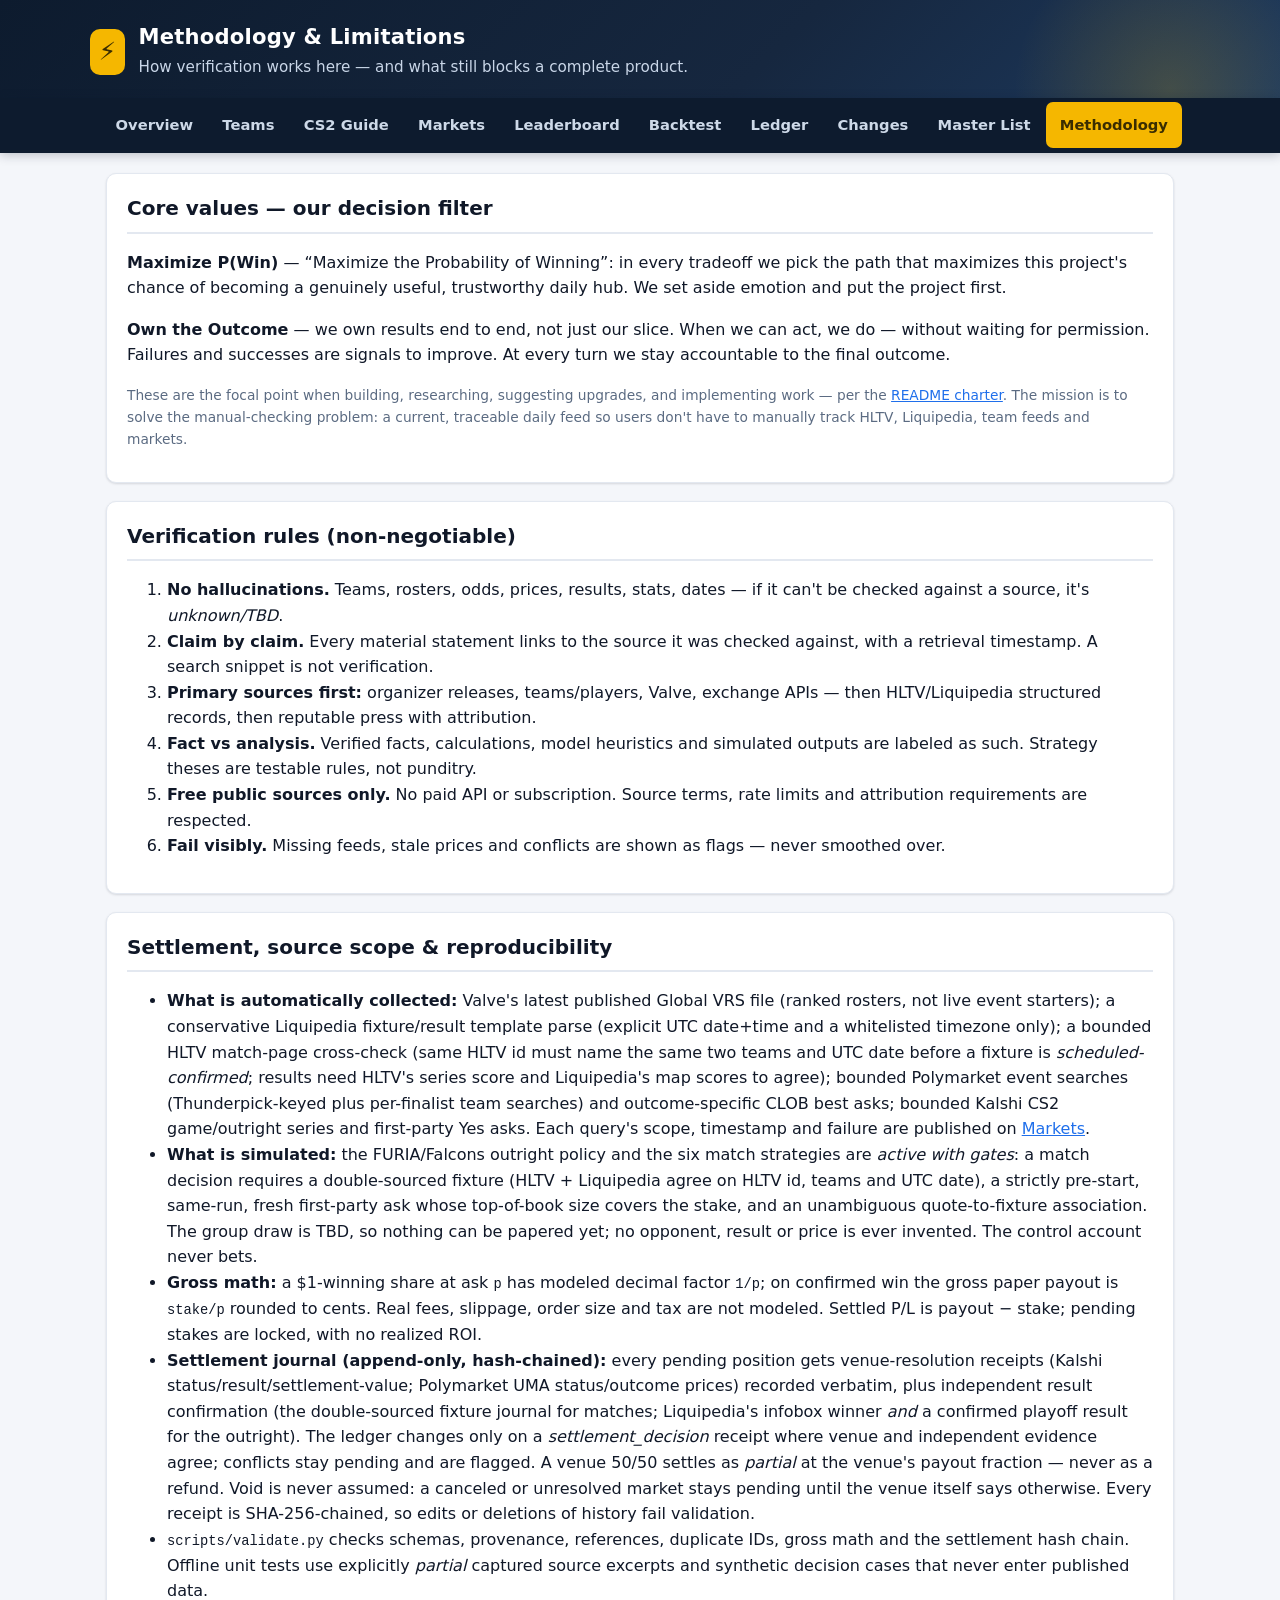
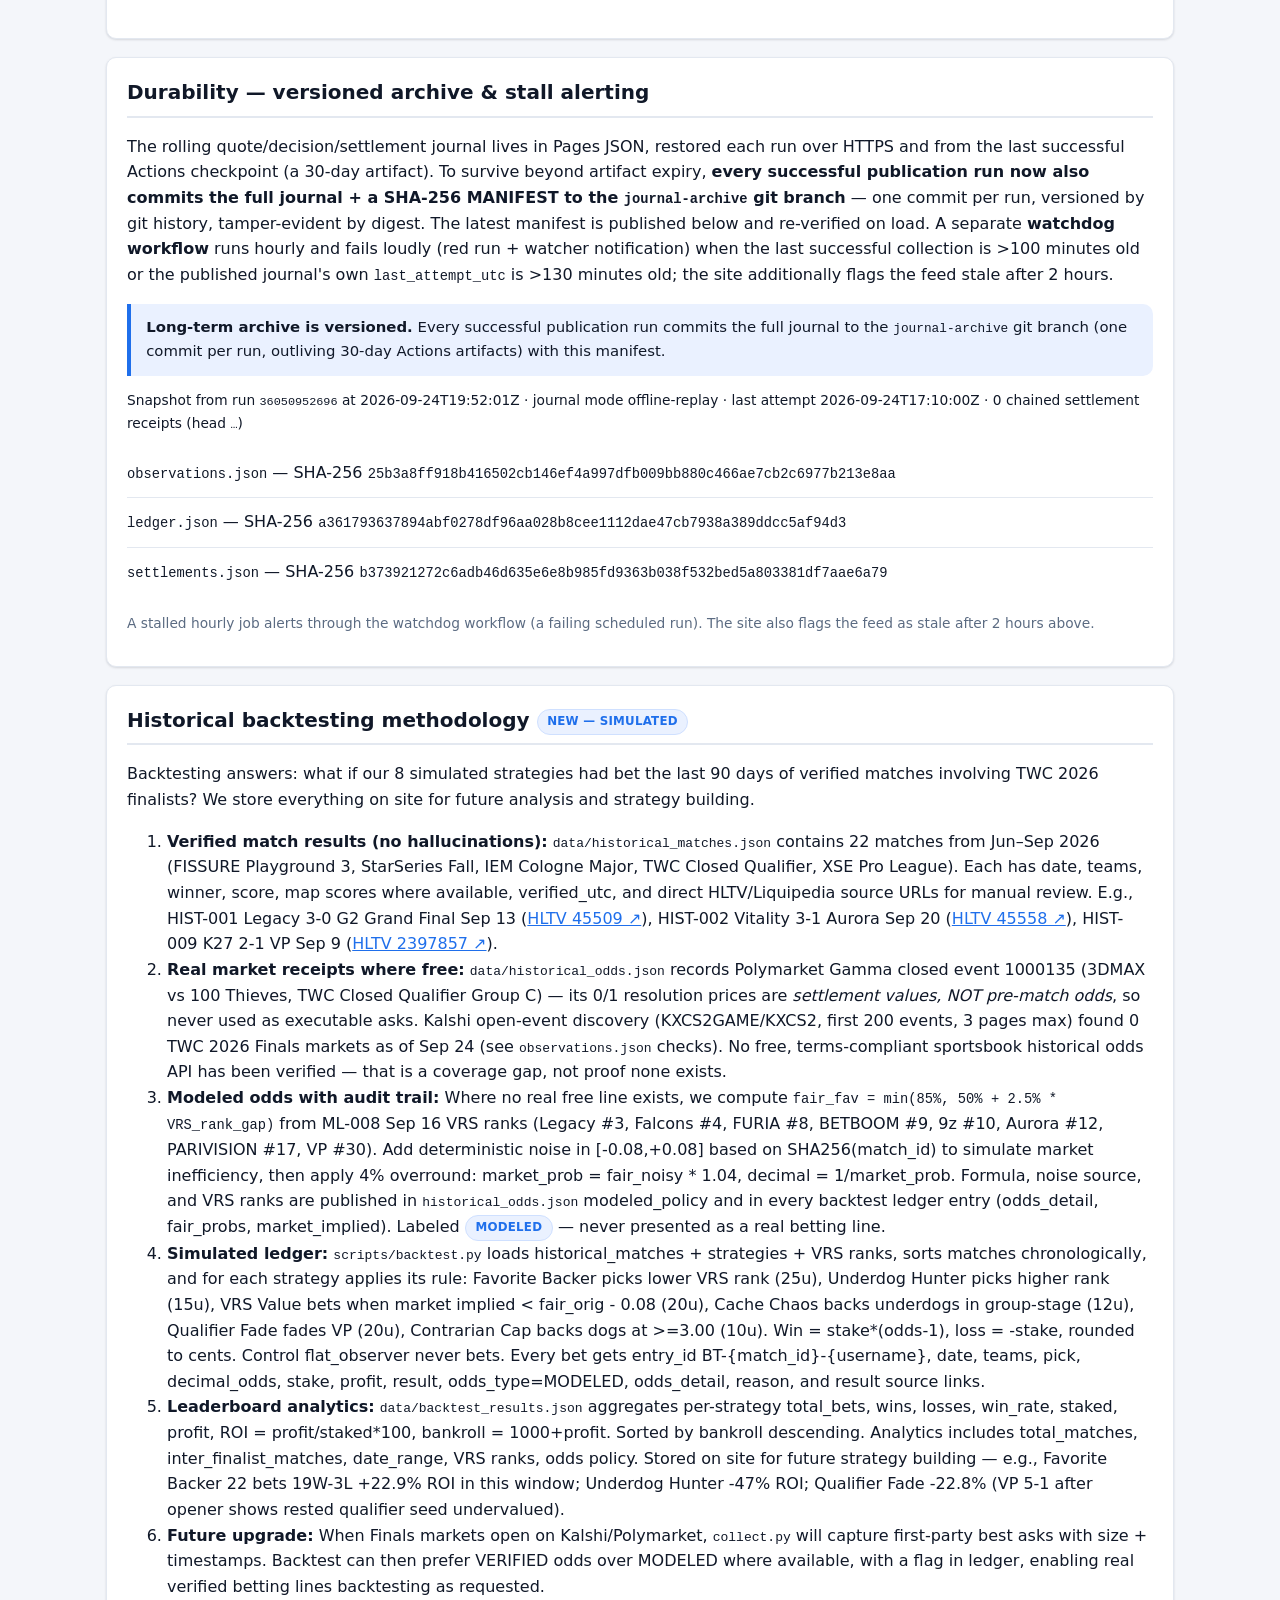
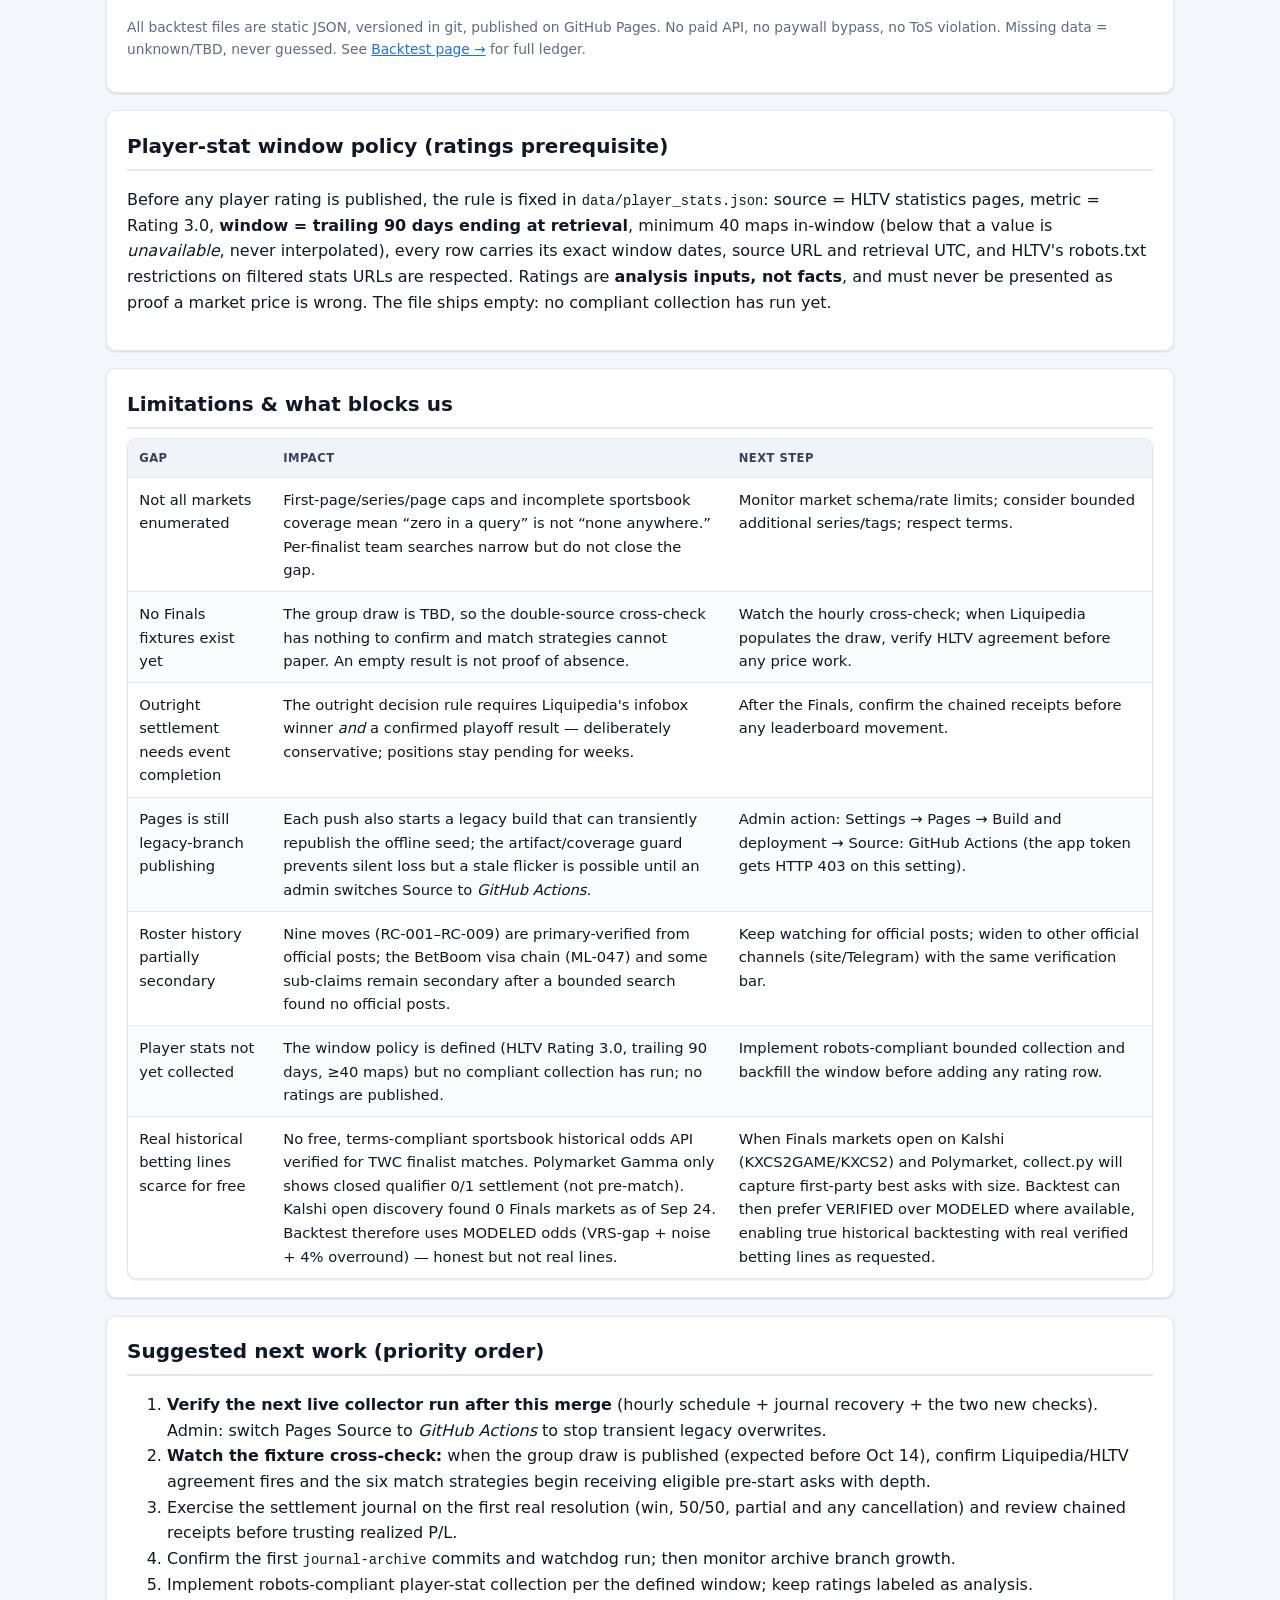
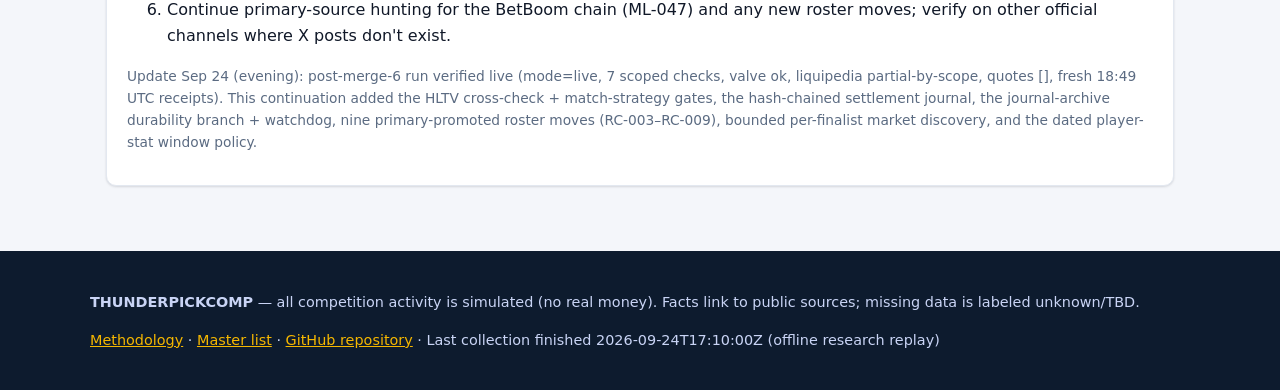
<file: methodology.html>
<!DOCTYPE html>
<html lang="en">
<head>
  <meta charset="utf-8">
  <meta name="viewport" content="width=device-width, initial-scale=1">
  <title>Methodology &amp; Limitations — Thunderpick WC 2026 Hub</title>
  <meta name="description" content="How this project verifies facts, settles simulated bets, and what it cannot do yet.">
  <link rel="stylesheet" href="assets/style.css">
</head>
<body>
  <a class="skip-link" href="#main-content">Skip to content</a>
  <header class="site-header">
    <div class="wrap">
      <div class="brand">
        <span class="brand-mark" aria-hidden="true">⚡</span>
        <div>
          <h1>Methodology &amp; Limitations</h1>
          <p class="tagline">How verification works here — and what still blocks a complete product.</p>
        </div>
      </div>
    </div>
  </header>
  <nav class="main-nav" aria-label="Main">
    <div class="wrap">
      <a href="index.html">Overview</a>
      <a href="teams.html">Teams</a>
      <a href="guide.html">CS2 Guide</a>
      <a href="markets.html">Markets</a>
      <a href="leaderboard.html">Leaderboard</a>
      <a href="backtest.html">Backtest</a>
      <a href="ledger.html">Ledger</a>
      <a href="changes.html">Changes</a>
      <a href="master-list.html">Master List</a>
      <a href="methodology.html" aria-current="page">Methodology</a>
    </div>
  </nav>
  <main id="main-content">
    <div class="wrap">
      <section class="card">
        <h2>Core values — our decision filter</h2>
        <p><strong>Maximize P(Win)</strong> — “Maximize the Probability of Winning”: in every tradeoff we pick the path that maximizes this project's chance of becoming a genuinely useful, trustworthy daily hub. We set aside emotion and put the project first.</p>
        <p><strong>Own the Outcome</strong> — we own results end to end, not just our slice. When we can act, we do — without waiting for permission. Failures and successes are signals to improve. At every turn we stay accountable to the final outcome.</p>
        <p class="small muted">These are the focal point when building, researching, suggesting upgrades, and implementing work — per the <a href="https://github.com/buffedlizard55-lab/THUNDERPICKCOMP#core-values--focal-point-for-every-decision">README charter</a>. The mission is to solve the manual-checking problem: a current, traceable daily feed so users don't have to manually track HLTV, Liquipedia, team feeds and markets.</p>
      </section>
      <section class="card">
        <h2>Verification rules (non-negotiable)</h2>
        <ol>
          <li><strong>No hallucinations.</strong> Teams, rosters, odds, prices, results, stats, dates — if it can't be checked against a source, it's <em>unknown/TBD</em>.</li>
          <li><strong>Claim by claim.</strong> Every material statement links to the source it was checked against, with a retrieval timestamp. A search snippet is not verification.</li>
          <li><strong>Primary sources first:</strong> organizer releases, teams/players, Valve, exchange APIs — then HLTV/Liquipedia structured records, then reputable press with attribution.</li>
          <li><strong>Fact vs analysis.</strong> Verified facts, calculations, model heuristics and simulated outputs are labeled as such. Strategy theses are testable rules, not punditry.</li>
          <li><strong>Free public sources only.</strong> No paid API or subscription. Source terms, rate limits and attribution requirements are respected.</li>
          <li><strong>Fail visibly.</strong> Missing feeds, stale prices and conflicts are shown as flags — never smoothed over.</li>
        </ol>
      </section>
      <section class="card">
        <h2>Settlement, source scope &amp; reproducibility</h2>
        <ul>
          <li><strong>What is automatically collected:</strong> Valve's latest published Global VRS file (ranked rosters, not live event starters); a conservative Liquipedia fixture/result template parse (explicit UTC date+time and a whitelisted timezone only); a bounded HLTV match-page cross-check (same HLTV id must name the same two teams and UTC date before a fixture is <em>scheduled-confirmed</em>; results need HLTV's series score and Liquipedia's map scores to agree); bounded Polymarket event searches (Thunderpick-keyed plus per-finalist team searches) and outcome-specific CLOB best asks; bounded Kalshi CS2 game/outright series and first-party Yes asks. Each query's scope, timestamp and failure are published on <a href="markets.html#source-checks">Markets</a>.</li>
          <li><strong>What is simulated:</strong> the FURIA/Falcons outright policy and the six match strategies are <em>active with gates</em>: a match decision requires a double-sourced fixture (HLTV + Liquipedia agree on HLTV id, teams and UTC date), a strictly pre-start, same-run, fresh first-party ask whose top-of-book size covers the stake, and an unambiguous quote-to-fixture association. The group draw is TBD, so nothing can be papered yet; no opponent, result or price is ever invented. The control account never bets.</li>
          <li><strong>Gross math:</strong> a $1-winning share at ask <span class="mono">p</span> has modeled decimal factor <span class="mono">1/p</span>; on confirmed win the gross paper payout is <span class="mono">stake/p</span> rounded to cents. Real fees, slippage, order size and tax are not modeled. Settled P/L is payout − stake; pending stakes are locked, with no realized ROI.</li>
          <li><strong>Settlement journal (append-only, hash-chained):</strong> every pending position gets venue-resolution receipts (Kalshi status/result/settlement-value; Polymarket UMA status/outcome prices) recorded verbatim, plus independent result confirmation (the double-sourced fixture journal for matches; Liquipedia's infobox winner <em>and</em> a confirmed playoff result for the outright). The ledger changes only on a <em>settlement_decision</em> receipt where venue and independent evidence agree; conflicts stay pending and are flagged. A venue 50/50 settles as <em>partial</em> at the venue's payout fraction — never as a refund. Void is never assumed: a canceled or unresolved market stays pending until the venue itself says otherwise. Every receipt is SHA-256-chained, so edits or deletions of history fail validation.</li>
          <li><span class="mono">scripts/validate.py</span> checks schemas, provenance, references, duplicate IDs, gross math and the settlement hash chain. Offline unit tests use explicitly <em>partial</em> captured source excerpts and synthetic decision cases that never enter published data.</li>
        </ul>
      </section>
      <section class="card">
        <h2>Durability — versioned archive &amp; stall alerting</h2>
        <p>The rolling quote/decision/settlement journal lives in Pages JSON, restored each run over HTTPS and from the last successful Actions checkpoint (a 30-day artifact). To survive beyond artifact expiry, <strong>every successful publication run now also commits the full journal + a SHA-256 MANIFEST to the <span class="mono">journal-archive</span> git branch</strong> — one commit per run, versioned by git history, tamper-evident by digest. The latest manifest is published below and re-verified on load. A separate <strong>watchdog workflow</strong> runs hourly and fails loudly (red run + watcher notification) when the last successful collection is &gt;100 minutes old or the published journal's own <span class="mono">last_attempt_utc</span> is &gt;130 minutes old; the site additionally flags the feed stale after 2 hours.</p>
        <div data-render="archive-status"><p class="muted">Loading archive manifest…</p></div>
      </section>
      <section class="card">
        <h2>Historical backtesting methodology <span class="badge sim">NEW — SIMULATED</span></h2>
        <p>Backtesting answers: what if our 8 simulated strategies had bet the last 90 days of verified matches involving TWC 2026 finalists? We store everything on site for future analysis and strategy building.</p>
        <ol>
          <li><strong>Verified match results (no hallucinations):</strong> <code>data/historical_matches.json</code> contains 22 matches from Jun–Sep 2026 (FISSURE Playground 3, StarSeries Fall, IEM Cologne Major, TWC Closed Qualifier, XSE Pro League). Each has date, teams, winner, score, map scores where available, verified_utc, and direct HLTV/Liquipedia source URLs for manual review. E.g., HIST-001 Legacy 3-0 G2 Grand Final Sep 13 (<a href="https://www.hltv.org/news/45509/legacy-sweep-g2-to-lift-fissure-playground-3-trophy">HLTV 45509 ↗</a>), HIST-002 Vitality 3-1 Aurora Sep 20 (<a href="https://www.hltv.org/news/45558/vitality-beat-aurora-at-starseries-fall-for-first-title-since-may">HLTV 45558 ↗</a>), HIST-009 K27 2-1 VP Sep 9 (<a href="https://www.hltv.org/matches/2397857/k27-vs-virtuspro-thunderpick-world-championship-2026-closed-qualifier">HLTV 2397857 ↗</a>).</li>
          <li><strong>Real market receipts where free:</strong> <code>data/historical_odds.json</code> records Polymarket Gamma closed event 1000135 (3DMAX vs 100 Thieves, TWC Closed Qualifier Group C) — its 0/1 resolution prices are <em>settlement values, NOT pre-match odds</em>, so never used as executable asks. Kalshi open-event discovery (KXCS2GAME/KXCS2, first 200 events, 3 pages max) found 0 TWC 2026 Finals markets as of Sep 24 (see <code>observations.json</code> checks). No free, terms-compliant sportsbook historical odds API has been verified — that is a coverage gap, not proof none exists.</li>
          <li><strong>Modeled odds with audit trail:</strong> Where no real free line exists, we compute <span class="mono">fair_fav = min(85%, 50% + 2.5% * VRS_rank_gap)</span> from ML-008 Sep 16 VRS ranks (Legacy #3, Falcons #4, FURIA #8, BETBOOM #9, 9z #10, Aurora #12, PARIVISION #17, VP #30). Add deterministic noise in [-0.08,+0.08] based on SHA256(match_id) to simulate market inefficiency, then apply 4% overround: market_prob = fair_noisy * 1.04, decimal = 1/market_prob. Formula, noise source, and VRS ranks are published in <code>historical_odds.json</code> modeled_policy and in every backtest ledger entry (odds_detail, fair_probs, market_implied). Labeled <span class="badge sim">MODELED</span> — never presented as a real betting line.</li>
          <li><strong>Simulated ledger:</strong> <code>scripts/backtest.py</code> loads historical_matches + strategies + VRS ranks, sorts matches chronologically, and for each strategy applies its rule: Favorite Backer picks lower VRS rank (25u), Underdog Hunter picks higher rank (15u), VRS Value bets when market implied < fair_orig - 0.08 (20u), Cache Chaos backs underdogs in group-stage (12u), Qualifier Fade fades VP (20u), Contrarian Cap backs dogs at >=3.00 (10u). Win = stake*(odds-1), loss = -stake, rounded to cents. Control flat_observer never bets. Every bet gets entry_id BT-{match_id}-{username}, date, teams, pick, decimal_odds, stake, profit, result, odds_type=MODELED, odds_detail, reason, and result source links.</li>
          <li><strong>Leaderboard analytics:</strong> <code>data/backtest_results.json</code> aggregates per-strategy total_bets, wins, losses, win_rate, staked, profit, ROI = profit/staked*100, bankroll = 1000+profit. Sorted by bankroll descending. Analytics includes total_matches, inter_finalist_matches, date_range, VRS ranks, odds policy. Stored on site for future strategy building — e.g., Favorite Backer 22 bets 19W-3L +22.9% ROI in this window; Underdog Hunter -47% ROI; Qualifier Fade -22.8% (VP 5-1 after opener shows rested qualifier seed undervalued).</li>
          <li><strong>Future upgrade:</strong> When Finals markets open on Kalshi/Polymarket, <code>collect.py</code> will capture first-party best asks with size + timestamps. Backtest can then prefer VERIFIED odds over MODELED where available, with a flag in ledger, enabling real verified betting lines backtesting as requested.</li>
        </ol>
        <p class="small muted">All backtest files are static JSON, versioned in git, published on GitHub Pages. No paid API, no paywall bypass, no ToS violation. Missing data = unknown/TBD, never guessed. See <a href="backtest.html">Backtest page →</a> for full ledger.</p>
      </section>

      <section class="card">
        <h2>Player-stat window policy (ratings prerequisite)</h2>
        <p>Before any player rating is published, the rule is fixed in <span class="mono">data/player_stats.json</span>: source = HLTV statistics pages, metric = Rating 3.0, <strong>window = trailing 90 days ending at retrieval</strong>, minimum 40 maps in-window (below that a value is <em>unavailable</em>, never interpolated), every row carries its exact window dates, source URL and retrieval UTC, and HLTV's robots.txt restrictions on filtered stats URLs are respected. Ratings are <strong>analysis inputs, not facts</strong>, and must never be presented as proof a market price is wrong. The file ships empty: no compliant collection has run yet.</p>
      </section>
      <section class="card">
        <h2>Limitations &amp; what blocks us</h2>
        <div class="table-scroll"><table class="data">
          <thead><tr><th>Gap</th><th>Impact</th><th>Next step</th></tr></thead>
          <tbody>
            <tr><td>Not all markets enumerated</td><td>First-page/series/page caps and incomplete sportsbook coverage mean “zero in a query” is not “none anywhere.” Per-finalist team searches narrow but do not close the gap.</td><td>Monitor market schema/rate limits; consider bounded additional series/tags; respect terms.</td></tr>
            <tr><td>No Finals fixtures exist yet</td><td>The group draw is TBD, so the double-source cross-check has nothing to confirm and match strategies cannot paper. An empty result is not proof of absence.</td><td>Watch the hourly cross-check; when Liquipedia populates the draw, verify HLTV agreement before any price work.</td></tr>
            <tr><td>Outright settlement needs event completion</td><td>The outright decision rule requires Liquipedia's infobox winner <em>and</em> a confirmed playoff result — deliberately conservative; positions stay pending for weeks.</td><td>After the Finals, confirm the chained receipts before any leaderboard movement.</td></tr>
            <tr><td>Pages is still legacy-branch publishing</td><td>Each push also starts a legacy build that can transiently republish the offline seed; the artifact/coverage guard prevents silent loss but a stale flicker is possible until an admin switches Source to <em>GitHub Actions</em>.</td><td>Admin action: Settings → Pages → Build and deployment → Source: GitHub Actions (the app token gets HTTP 403 on this setting).</td></tr>
            <tr><td>Roster history partially secondary</td><td>Nine moves (RC-001–RC-009) are primary-verified from official posts; the BetBoom visa chain (ML-047) and some sub-claims remain secondary after a bounded search found no official posts.</td><td>Keep watching for official posts; widen to other official channels (site/Telegram) with the same verification bar.</td></tr>
            <tr><td>Player stats not yet collected</td><td>The window policy is defined (HLTV Rating 3.0, trailing 90 days, ≥40 maps) but no compliant collection has run; no ratings are published.</td><td>Implement robots-compliant bounded collection and backfill the window before adding any rating row.</td></tr>
            <tr><td>Real historical betting lines scarce for free</td><td>No free, terms-compliant sportsbook historical odds API verified for TWC finalist matches. Polymarket Gamma only shows closed qualifier 0/1 settlement (not pre-match). Kalshi open discovery found 0 Finals markets as of Sep 24. Backtest therefore uses MODELED odds (VRS-gap + noise + 4% overround) — honest but not real lines.</td><td>When Finals markets open on Kalshi (KXCS2GAME/KXCS2) and Polymarket, collect.py will capture first-party best asks with size. Backtest can then prefer VERIFIED over MODELED where available, enabling true historical backtesting with real verified betting lines as requested.</td></tr>
          </tbody>
        </table></div>
      </section>
      <section class="card">
        <h2>Suggested next work (priority order)</h2>
        <ol>
          <li><strong>Verify the next live collector run after this merge</strong> (hourly schedule + journal recovery + the two new checks). Admin: switch Pages Source to <em>GitHub Actions</em> to stop transient legacy overwrites.</li>
          <li><strong>Watch the fixture cross-check:</strong> when the group draw is published (expected before Oct 14), confirm Liquipedia/HLTV agreement fires and the six match strategies begin receiving eligible pre-start asks with depth.</li>
          <li>Exercise the settlement journal on the first real resolution (win, 50/50, partial and any cancellation) and review chained receipts before trusting realized P/L.</li>
          <li>Confirm the first <span class="mono">journal-archive</span> commits and watchdog run; then monitor archive branch growth.</li>
          <li>Implement robots-compliant player-stat collection per the defined window; keep ratings labeled as analysis.</li>
          <li>Continue primary-source hunting for the BetBoom chain (ML-047) and any new roster moves; verify on other official channels where X posts don't exist.</li>
        </ol>
        <p class="small muted">Update Sep 24 (evening): post-merge-6 run verified live (mode=live, 7 scoped checks, valve ok, liquipedia partial-by-scope, quotes [], fresh 18:49 UTC receipts). This continuation added the HLTV cross-check + match-strategy gates, the hash-chained settlement journal, the journal-archive durability branch + watchdog, nine primary-promoted roster moves (RC-003–RC-009), bounded per-finalist market discovery, and the dated player-stat window policy.</p>
      </section>
    </div>
  </main>
  <footer class="site-footer">
    <div class="wrap">
      <p><strong>THUNDERPICKCOMP</strong> — all competition activity is simulated (no real money). Facts link to public sources; missing data is labeled unknown/TBD.</p>
      <p><a href="methodology.html">Methodology</a> · <a href="master-list.html">Master list</a> · <a href="https://github.com/buffedlizard55-lab/THUNDERPICKCOMP">GitHub repository</a> · Last collection finished <span data-today>2026-09-24</span></p>
    </div>
  </footer>
  <script src="assets/app.js"></script>
</body>
</html>
</file>
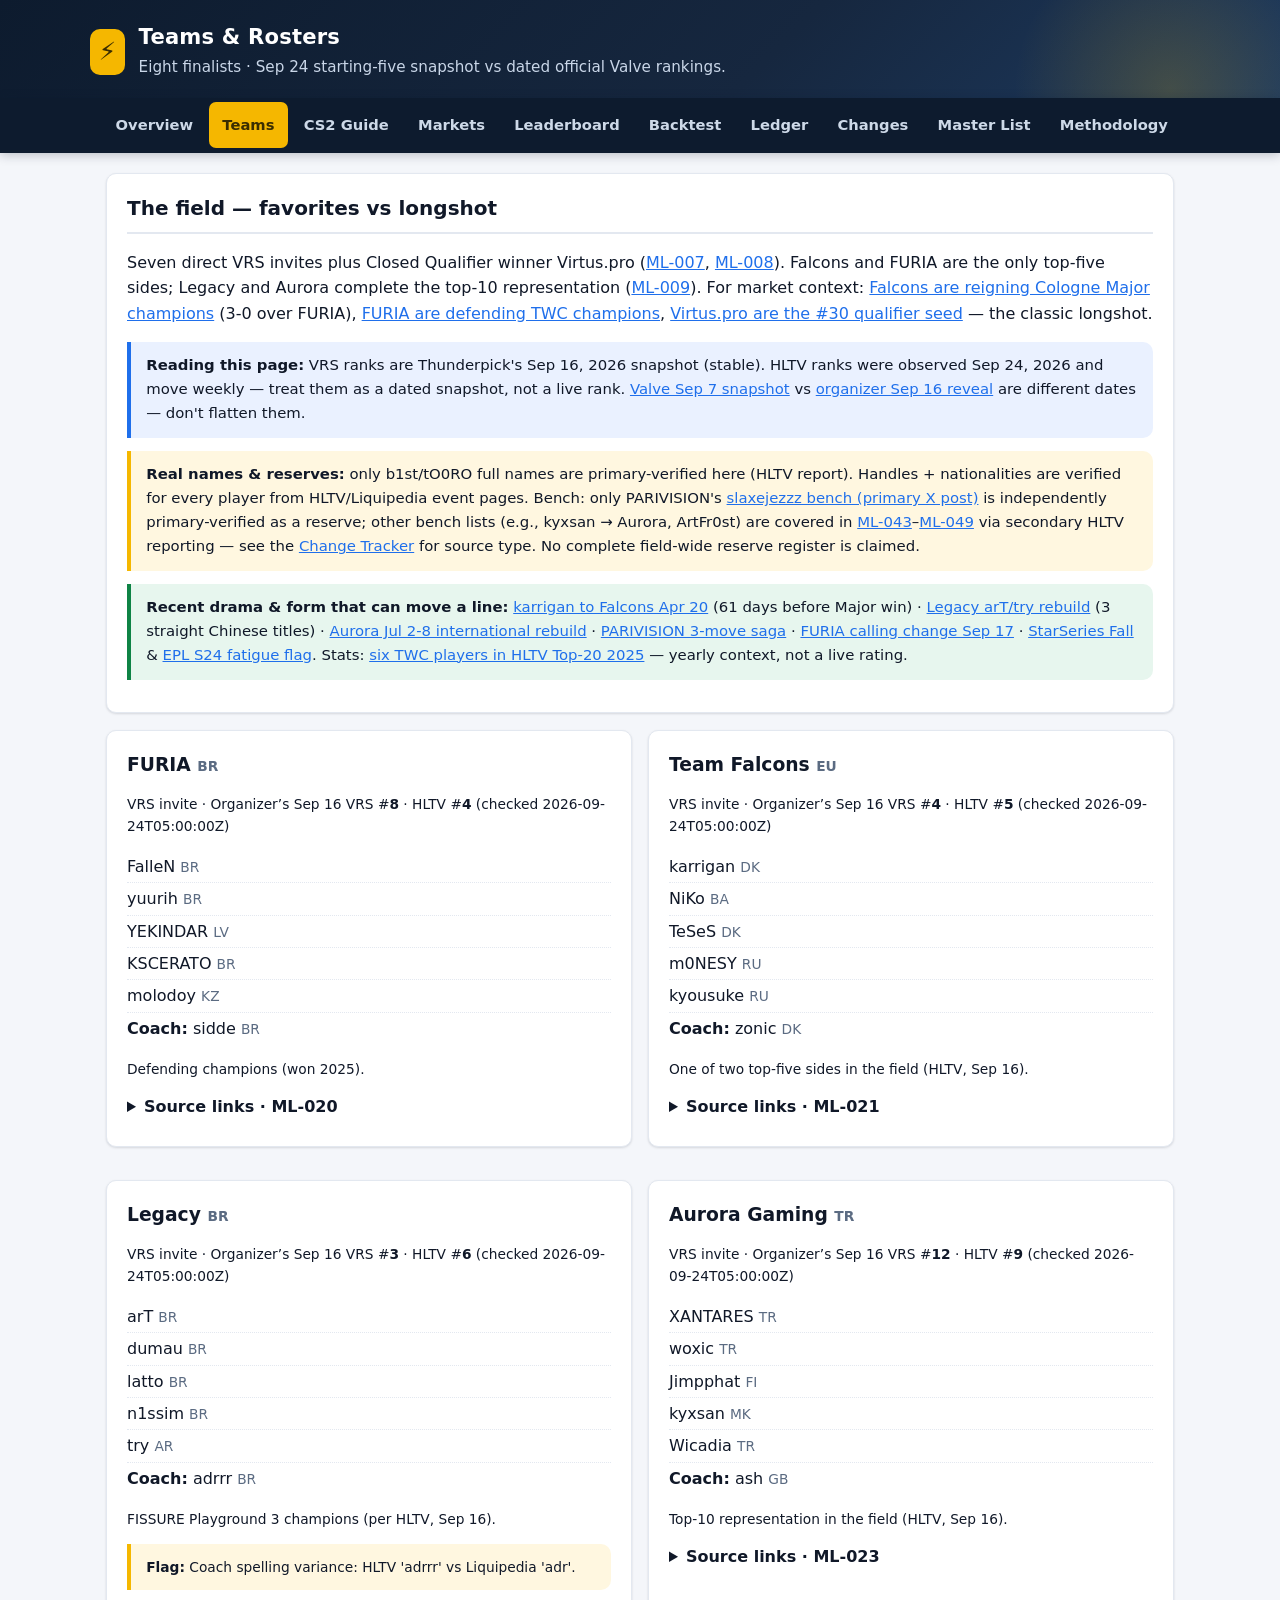
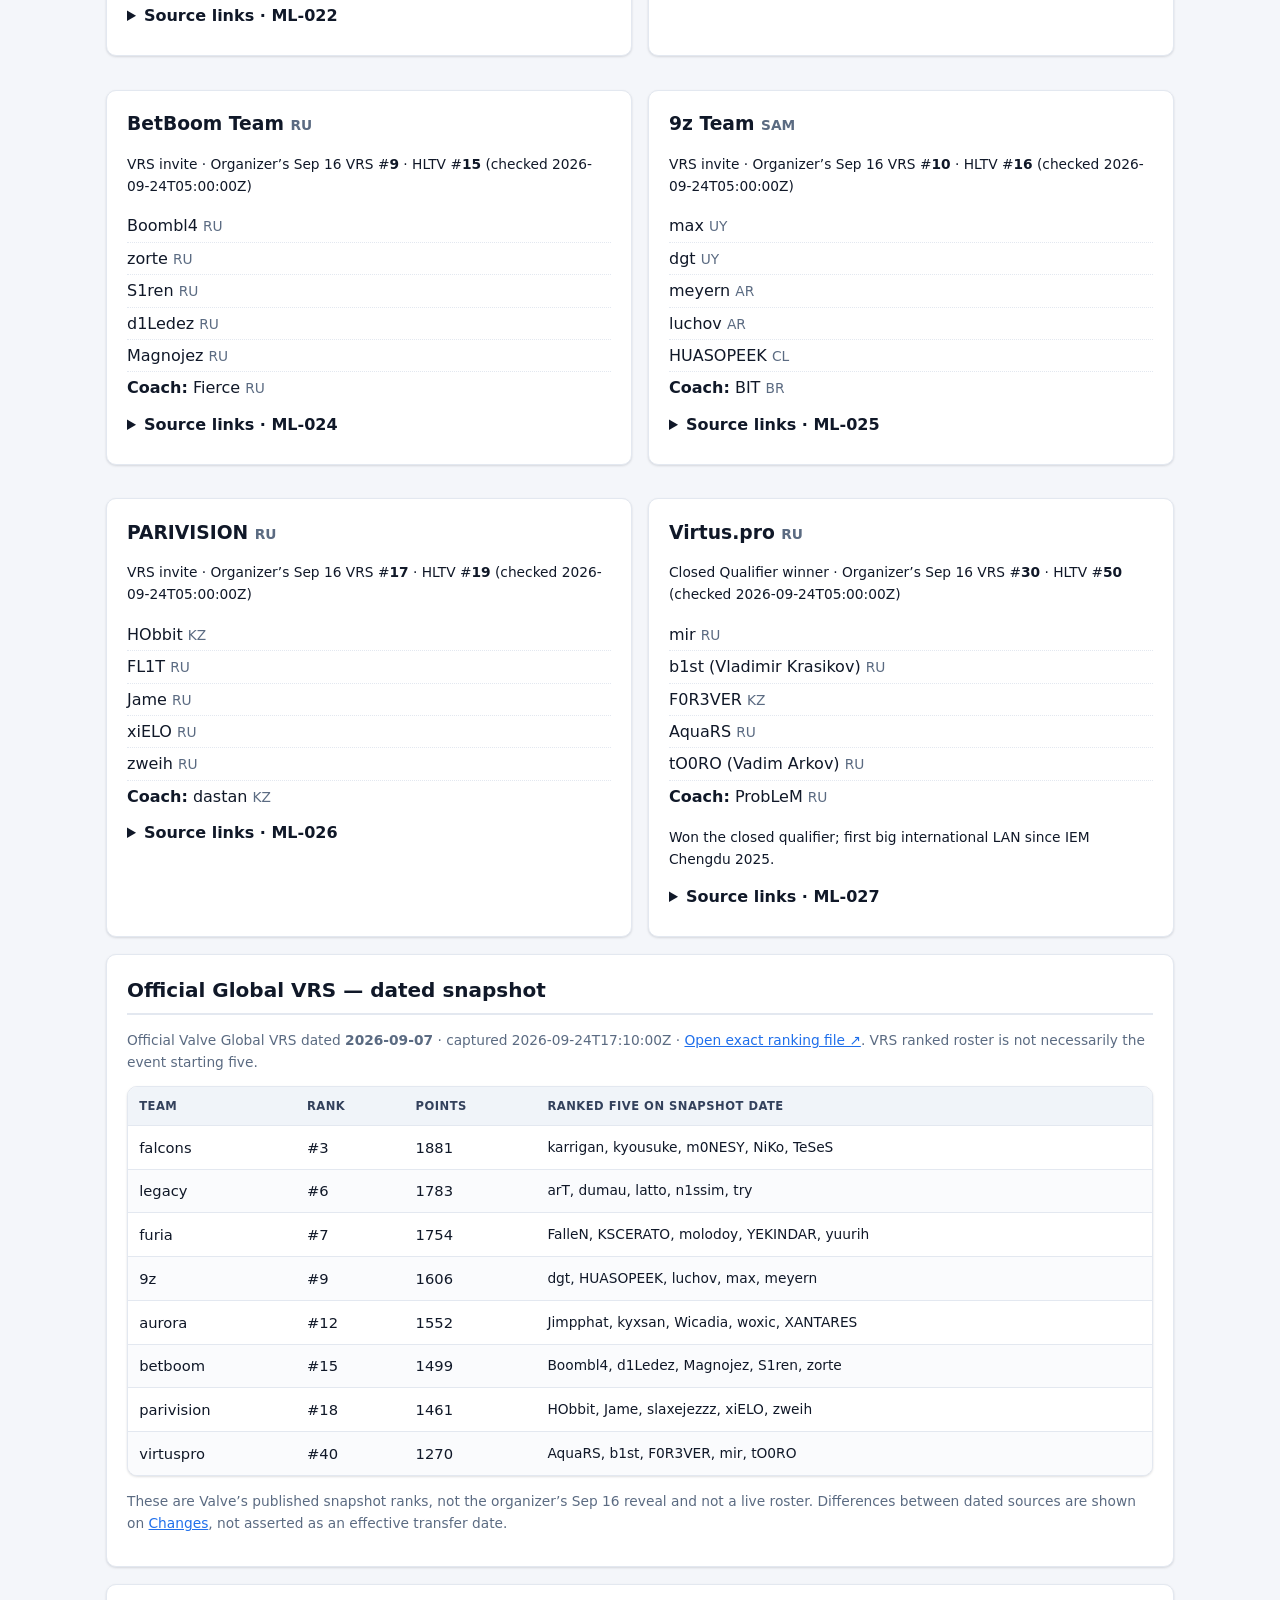
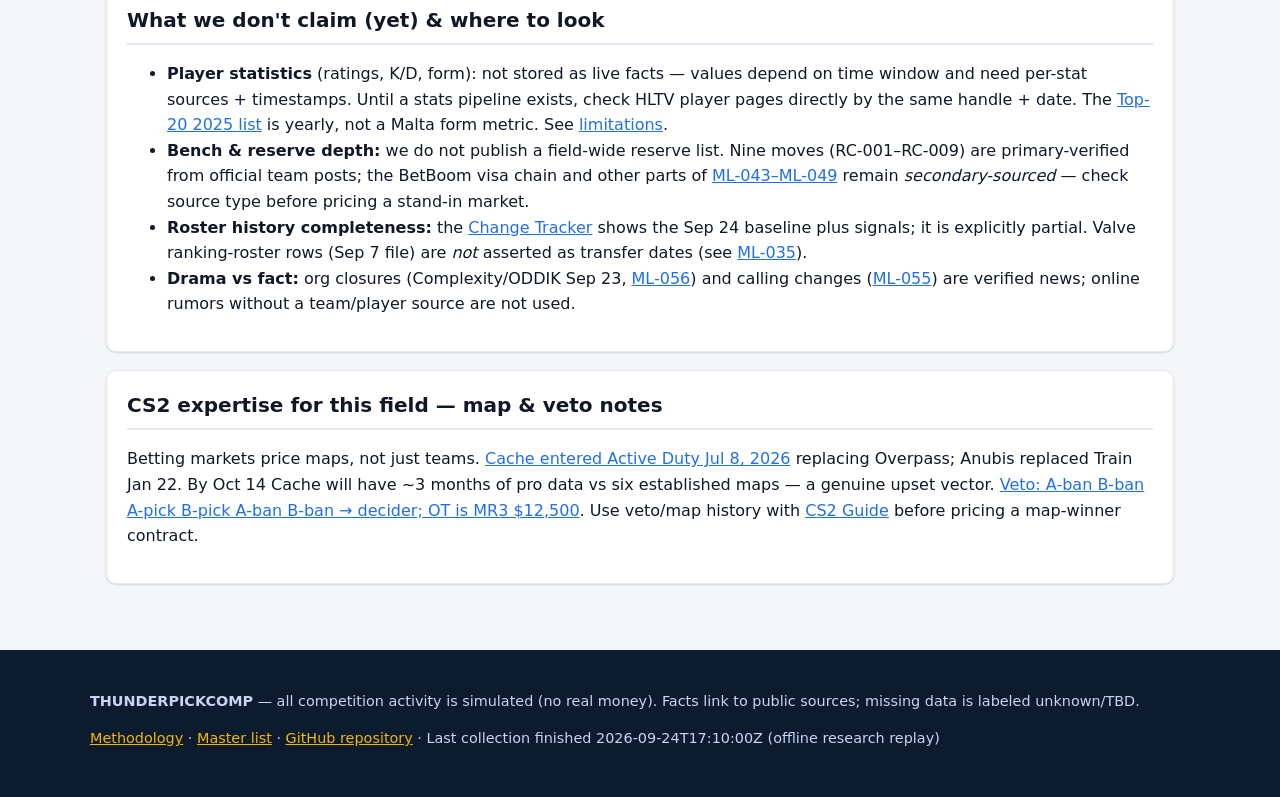
<file: teams.html>
<!DOCTYPE html>
<html lang="en">
<head>
  <meta charset="utf-8">
  <meta name="viewport" content="width=device-width, initial-scale=1">
  <title>Teams &amp; Rosters — Thunderpick WC 2026 Hub</title>
  <meta name="description" content="The eight Thunderpick World Championship 2026 finalists: verified rosters, coaches, VRS and HLTV ranks with sources.">
  <link rel="stylesheet" href="assets/style.css">
</head>
<body>
  <a class="skip-link" href="#main-content">Skip to content</a>
  <header class="site-header">
    <div class="wrap">
      <div class="brand">
        <span class="brand-mark" aria-hidden="true">⚡</span>
        <div>
          <h1>Teams &amp; Rosters</h1>
          <p class="tagline">Eight finalists · Sep 24 starting-five snapshot vs dated official Valve rankings.</p>
        </div>
      </div>
    </div>
  </header>
  <nav class="main-nav" aria-label="Main">
    <div class="wrap">
      <a href="index.html">Overview</a>
      <a href="teams.html" aria-current="page">Teams</a>
      <a href="guide.html">CS2 Guide</a>
      <a href="markets.html">Markets</a>
      <a href="leaderboard.html">Leaderboard</a>
      <a href="backtest.html">Backtest</a>
      <a href="ledger.html">Ledger</a>
      <a href="changes.html">Changes</a>
      <a href="master-list.html">Master List</a>
      <a href="methodology.html">Methodology</a>
    </div>
  </nav>
  <main id="main-content">
    <div class="wrap">
      <section class="card">
        <h2>The field — favorites vs longshot</h2>
        <p>Seven direct VRS invites plus Closed Qualifier winner Virtus.pro (<a href="master-list.html">ML-007</a>, <a href="master-list.html">ML-008</a>). Falcons and FURIA are the only top-five sides; Legacy and Aurora complete the top-10 representation (<a href="master-list.html">ML-009</a>). For market context: <a href="master-list.html#ML-044">Falcons are reigning Cologne Major champions</a> (3-0 over FURIA), <a href="master-list.html#ML-010">FURIA are defending TWC champions</a>, <a href="master-list.html#ML-019">Virtus.pro are the #30 qualifier seed</a> — the classic longshot.</p>
        <div class="notice"><strong>Reading this page:</strong> VRS ranks are Thunderpick's Sep 16, 2026 snapshot (stable). HLTV ranks were observed Sep 24, 2026 and move weekly — treat them as a dated snapshot, not a live rank. <a href="master-list.html#ML-035">Valve Sep 7 snapshot</a> vs <a href="master-list.html#ML-008">organizer Sep 16 reveal</a> are different dates — don't flatten them.</div>
        <div class="notice warn"><strong>Real names & reserves:</strong> only b1st/tO0RO full names are primary-verified here (HLTV report). Handles + nationalities are verified for every player from HLTV/Liquipedia event pages. Bench: only PARIVISION's <a href="changes.html">slaxejezzz bench (primary X post)</a> is independently primary-verified as a reserve; other bench lists (e.g., kyxsan → Aurora, ArtFr0st) are covered in <a href="master-list.html#ML-043">ML-043</a>–<a href="master-list.html#ML-049">ML-049</a> via secondary HLTV reporting — see the <a href="changes.html">Change Tracker</a> for source type. No complete field-wide reserve register is claimed.</div>
        <div class="notice good"><strong>Recent drama &amp; form that can move a line:</strong> <a href="master-list.html#ML-043">karrigan to Falcons Apr 20</a> (61 days before Major win) · <a href="master-list.html#ML-045">Legacy arT/try rebuild</a> (3 straight Chinese titles) · <a href="master-list.html#ML-046">Aurora Jul 2-8 international rebuild</a> · <a href="master-list.html#ML-048">PARIVISION 3-move saga</a> · <a href="master-list.html#ML-055">FURIA calling change Sep 17</a> · <a href="master-list.html#ML-054">StarSeries Fall</a> &amp; <a href="master-list.html#ML-053">EPL S24 fatigue flag</a>. Stats: <a href="master-list.html#ML-040">six TWC players in HLTV Top-20 2025</a> — yearly context, not a live rating.</div>
      </section>
      <div data-render="teams"><p class="muted">Loading verified team data…</p></div><section class="card"><h2>Official Global VRS — dated snapshot</h2><div data-render="vrs-snapshot"><p class="muted">Loading Valve ranking…</p></div><p class="small muted">These are Valve’s published snapshot ranks, not the organizer’s Sep 16 reveal and not a live roster. Differences between dated sources are shown on <a href="changes.html">Changes</a>, not asserted as an effective transfer date.</p></section>
      <section class="card">
        <h2>What we don't claim (yet) &amp; where to look</h2>
        <ul>
          <li><strong>Player statistics</strong> (ratings, K/D, form): not stored as live facts — values depend on time window and need per-stat sources + timestamps. Until a stats pipeline exists, check HLTV player pages directly by the same handle + date. The <a href="master-list.html#ML-040">Top-20 2025 list</a> is yearly, not a Malta form metric. See <a href="methodology.html">limitations</a>.</li>
          <li><strong>Bench &amp; reserve depth:</strong> we do not publish a field-wide reserve list. Nine moves (RC-001–RC-009) are primary-verified from official team posts; the BetBoom visa chain and other parts of <a href="master-list.html">ML-043–ML-049</a> remain <em>secondary-sourced</em> — check source type before pricing a stand-in market.</li>
          <li><strong>Roster history completeness:</strong> the <a href="changes.html">Change Tracker</a> shows the Sep 24 baseline plus signals; it is explicitly partial. Valve ranking-roster rows (Sep 7 file) are <em>not</em> asserted as transfer dates (see <a href="master-list.html#ML-035">ML-035</a>).</li>
          <li><strong>Drama vs fact:</strong> org closures (Complexity/ODDIK Sep 23, <a href="master-list.html#ML-056">ML-056</a>) and calling changes (<a href="master-list.html#ML-055">ML-055</a>) are verified news; online rumors without a team/player source are not used.</li>
        </ul>
      </section>
      <section class="card">
        <h2>CS2 expertise for this field — map &amp; veto notes</h2>
        <p>Betting markets price maps, not just teams. <a href="master-list.html#ML-050">Cache entered Active Duty Jul 8, 2026</a> replacing Overpass; Anubis replaced Train Jan 22. By Oct 14 Cache will have ~3 months of pro data vs six established maps — a genuine upset vector. <a href="master-list.html#ML-052">Veto: A-ban B-ban A-pick B-pick A-ban B-ban → decider; OT is MR3 $12,500</a>. Use veto/map history with <a href="guide.html">CS2 Guide</a> before pricing a map-winner contract.</p>
      </section>
    </div>
  </main>
  <footer class="site-footer">
    <div class="wrap">
      <p><strong>THUNDERPICKCOMP</strong> — all competition activity is simulated (no real money). Facts link to public sources; missing data is labeled unknown/TBD.</p>
      <p><a href="methodology.html">Methodology</a> · <a href="master-list.html">Master list</a> · <a href="https://github.com/buffedlizard55-lab/THUNDERPICKCOMP">GitHub repository</a> · Last collection finished <span data-today>2026-09-24</span></p>
    </div>
  </footer>
  <script src="assets/app.js"></script>
</body>
</html>
</file>
<file: assets/style.css>
:root {
  --bg: #f4f6fa;
  --surface: #ffffff;
  --card: #ffffff;
  --ink: #101828;
  --muted: #5b6b82;
  --line: #e3e8f0;
  --navy: #0d1b2e;
  --navy-2: #16273f;
  --accent: #1f3a8a;
  --accent-ink: #ffffff;
  --gold: #f5b700;
  --gold-ink: #3a2d00;
  --blue: #1f6feb;
  --blue-soft: #eaf1ff;
  --good: #0e8345;
  --good-soft: #e7f6ee;
  --warn: #9a5b00;
  --amber-soft: #fff7e0;
  --bad: #c0392b;
  --bad-soft: #fdecea;
  --radius: 10px;
  --maxw: 1100px;
  --font: system-ui, -apple-system, "Segoe UI", Roboto, "Helvetica Neue", Arial, sans-serif;
  --shadow: 0 1px 2px rgba(16,24,40,.06), 0 1px 3px rgba(16,24,40,.08);
}

* { box-sizing: border-box; }
html { scroll-behavior: smooth; }
body {
  margin: 0;
  font-family: var(--font);
  background: var(--bg);
  color: var(--ink);
  line-height: 1.6;
}

.skip-link {
  position: absolute;
  left: -9999px;
  top: 0;
  background: var(--navy);
  color: #fff;
  padding: 0.6rem 1rem;
  z-index: 100;
  border-radius: 0 0 8px 0;
}
.skip-link:focus { left: 0; }

/* Header — reference-inspired navy + gold */
.site-header {
  background: linear-gradient(135deg, #0d1b2e 0%, #16273f 60%, #1d3a5f 100%);
  color: #fff;
  padding: 1.5rem 1rem 1.2rem;
  position: relative;
  overflow: hidden;
}
.site-header::after {
  content: ""; position: absolute; right: -60px; top: -80px; width: 340px; height: 340px;
  background: radial-gradient(circle, rgba(245,183,0,.18), transparent 65%);
  pointer-events: none;
}
.site-header .wrap { max-width: var(--maxw); margin: 0 auto; position: relative; }
.brand { display: flex; align-items: center; gap: 0.85rem; flex-wrap: wrap; }
.brand-mark {
  font-size: 1.55rem;
  background: var(--gold);
  color: var(--gold-ink);
  border-radius: 10px;
  padding: 0.2rem 0.55rem;
  font-weight: 800;
}
.site-header h1 { font-size: 1.32rem; margin: 0; letter-spacing: 0.2px; line-height: 1.2; }
.site-header p.tagline { margin: 0.35rem 0 0; color: #c9d6e8; font-size: 0.95rem; max-width: 820px; }

/* Nav — sticky navy */
.main-nav { background: var(--navy); position: sticky; top: 0; z-index: 50; box-shadow: 0 2px 10px rgba(13,27,46,.25); }
.main-nav .wrap {
  max-width: var(--maxw);
  margin: 0 auto;
  display: flex;
  gap: 2px;
  overflow-x: auto;
  padding: 0 0.75rem;
  scrollbar-width: thin;
}
.main-nav a {
  color: #cdd9e8;
  text-decoration: none;
  padding: 0.72rem 0.85rem;
  white-space: nowrap;
  font-size: 0.92rem;
  font-weight: 600;
  border-radius: 7px;
  margin: 4px 0;
}
.main-nav a:hover { color: #fff; background: var(--navy-2); }
.main-nav a[aria-current="page"] { background: var(--gold); color: var(--gold-ink); }

main .wrap { max-width: var(--maxw); margin: 0 auto; padding: 1.25rem 1rem 3rem; }

/* Hero — dark striking card like reference */
.hero {
  background: linear-gradient(135deg, #0d1b2e 0%, #16273f 60%, #1d3a5f 100%);
  color: #fff;
  border-radius: 14px;
  padding: 1.6rem 1.5rem 1.25rem;
  margin: 0.5rem 0 1.1rem;
  position: relative;
  overflow: hidden;
  border: 1px solid rgba(255,255,255,0.08);
}
.hero::after {
  content: ""; position: absolute; right: -60px; top: -80px; width: 340px; height: 340px;
  background: radial-gradient(circle, rgba(245,183,0,.22), transparent 65%);
  pointer-events: none;
}
.hero h2 { margin-top: 0; color: #fff; font-size: 1.55rem; line-height: 1.2; }
.hero h2 .bolt { color: var(--gold); }
.hero p { color: #c9d6e8; }
.hero a { color: var(--gold); }
.hero .fact-grid {
  display: grid;
  grid-template-columns: repeat(auto-fit, minmax(150px, 1fr));
  gap: 0.6rem;
  margin: 1rem 0;
}
.hero .fact {
  background: rgba(255,255,255,.08);
  border: 1px solid rgba(255,255,255,.14);
  border-radius: 8px;
  padding: 0.6rem 0.75rem;
}
.hero .fact .k { font-size: 0.68rem; text-transform: uppercase; letter-spacing: .08em; color: var(--gold); font-weight: 700; }
.hero .fact .v { font-weight: 800; font-size: 1.02rem; color: #fff; }
.hero .notice { background: rgba(255,255,255,0.09); border-left-color: var(--gold); color: #eaf1ff; }
.hero .notice strong { color: #fff; }

/* Cards */
.card {
  background: var(--surface);
  border: 1px solid var(--line);
  border-radius: var(--radius);
  box-shadow: var(--shadow);
  padding: 1.15rem 1.25rem;
  margin-bottom: 1.1rem;
}
.card h2, .card h3 { margin-top: 0; }
.card h2 { font-size: 1.25rem; padding-bottom: 0.45rem; border-bottom: 2px solid var(--line); margin-bottom: 0.6rem; }

/* Badges — reference palette */
.badge {
  display: inline-block;
  font-size: 0.74rem;
  font-weight: 800;
  padding: 0.16rem 0.6rem;
  border-radius: 999px;
  border: 1px solid transparent;
  vertical-align: middle;
  letter-spacing: 0.02em;
}
.badge.verified { background: var(--good-soft); color: var(--good); border-color: #b9dfc6; }
.badge.flagged { background: var(--amber-soft); color: #8a6d00; border-color: #f0d49a; }
.badge.unverified { background: var(--bad-soft); color: var(--bad); border-color: #f3b8b3; }
.badge.sim { background: var(--blue-soft); color: var(--blue); border-color: #cfe0ff; }
.badge.tbd { background: #eef1f6; color: var(--muted); border-color: var(--line); }

/* Tables — reference style */
.table-scroll { overflow-x: auto; background: var(--card); border: 1px solid var(--line); border-radius: var(--radius); box-shadow: var(--shadow); }
table.data {
  width: 100%;
  border-collapse: collapse;
  font-size: 0.92rem;
  margin: 0;
}
table.data th, table.data td {
  text-align: left;
  padding: 0.6rem 0.7rem;
  border-bottom: 1px solid var(--line);
  vertical-align: top;
}
table.data th {
  background: #f0f4f9;
  color: #33415c;
  font-size: 0.72rem;
  text-transform: uppercase;
  letter-spacing: .5px;
  white-space: nowrap;
}
table.data tr:last-child td { border-bottom: none; }
table.data tr:nth-child(even) td { background: #fafbfd; }
table.data tr:hover td { background: #eef1ff; }
.table-note { font-size: 0.82rem; color: var(--muted); margin: 0.5rem 0.2rem 0; }

/* Notices */
.notice {
  border-left: 4px solid var(--blue);
  background: var(--blue-soft);
  padding: 0.75rem 0.95rem;
  border-radius: 0 10px 10px 0;
  margin: 0.85rem 0;
  font-size: 0.93rem;
}
.notice.warn { border-color: var(--gold); background: var(--amber-soft); }
.notice.good { border-color: var(--good); background: var(--good-soft); }
.notice.bad { border-color: var(--bad); background: var(--bad-soft); }

.muted { color: var(--muted); }
.small { font-size: 0.86rem; }
.mono { font-family: ui-monospace, SFMono-Regular, Menlo, Consolas, monospace; font-size: 0.86em; overflow-wrap: anywhere; }

.source-list { margin: 0.3rem 0; padding-left: 1.1rem; }
.source-list li { margin-bottom: 0.15rem; }
a { color: var(--blue); }
a:hover { text-decoration-thickness: 2px; }
.src {
  font-size: 0.72rem; font-weight: 700; color: var(--blue);
  text-decoration: none; border: 1px solid #cfe0ff; background: var(--blue-soft);
  border-radius: 5px; padding: 1px 6px; white-space: nowrap;
}
.src:hover { background: #dbe8ff; }
.srcs { margin-top: 8px; display: flex; flex-wrap: wrap; gap: 5px; align-items: center; }
.srcs .lbl { font-size: 0.68rem; color: var(--muted); font-weight: 700; text-transform: uppercase; letter-spacing: .5px; }

footer.site-footer {
  background: var(--navy);
  color: #c9d4f5;
  padding: 1.6rem 1rem 2rem;
  font-size: 0.9rem;
}
footer.site-footer .wrap { max-width: var(--maxw); margin: 0 auto; }
footer.site-footer a { color: var(--gold); }

.grid-2 { display: grid; grid-template-columns: 1fr 1fr; gap: 1rem; }
@media (max-width: 750px) { .grid-2 { grid-template-columns: 1fr; } }
.grid { display: grid; gap: 16px; }
.grid.cols-2 { grid-template-columns: repeat(2,1fr); }
.grid.cols-3 { grid-template-columns: repeat(3,1fr); }
.grid.cols-4 { grid-template-columns: repeat(4,1fr); }
@media (max-width: 900px) { .grid.cols-3, .grid.cols-4 { grid-template-columns: repeat(2,1fr); } }
@media (max-width: 620px) { .grid.cols-2, .grid.cols-3, .grid.cols-4 { grid-template-columns: 1fr; } }

.team-card h3 { margin-bottom: 0.2rem; }
.roster { list-style: none; padding: 0; margin: 0.4rem 0; }
.roster li { padding: 0.18rem 0; border-bottom: 1px dotted var(--line); }
.roster li:last-child { border-bottom: none; }

.signal-list { list-style: none; padding: 0; margin: 0.65rem 0 1rem; }
.signal-list li { padding: 0.7rem 0; border-bottom: 1px solid var(--line); }
.signal-list li:last-child { border-bottom: none; }
.change-item { border-top: 1px solid var(--line); padding: 0.7rem 0; }
.change-item p { margin: 0.25rem 0; }
.rule-text { white-space: pre-wrap; overflow-wrap: anywhere; line-height: 1.5; padding: 0.6rem; background: var(--bg); border-radius: 7px; border: 1px solid var(--line); }
.negative { color: var(--bad); font-weight: 700; }
[id^="ML-"] { scroll-margin-top: 4.25rem; }
:focus-visible { outline: 3px solid var(--gold); outline-offset: 2px; }
details { margin: 0.5rem 0; }
details summary { cursor: pointer; font-weight: 600; }
.error-box {
  background: var(--bad-soft);
  border: 1px solid #f3b8b3;
  color: var(--bad);
  padding: 0.8rem 1rem;
  border-radius: 10px;
}
.callout {
  border-left: 4px solid var(--blue); background: var(--blue-soft);
  border-radius: 8px; padding: 12px 16px; margin: 14px 0; font-size: 14.5px;
}
.callout.warn { border-color: var(--gold); background: var(--amber-soft); }
.callout.danger { border-color: var(--bad); background: var(--bad-soft); }

/* KPI cards like reference */
.kpi { font-size: 26px; font-weight: 800; letter-spacing: -.5px; }
.kpi small { font-size: 13px; color: var(--muted); font-weight: 600; }

@media (prefers-color-scheme: dark) {
  :root {
    --bg: #0e1322;
    --surface: #171f36;
    --card: #171f36;
    --ink: #e8ecf6;
    --muted: #9aa5bd;
    --line: #2a3554;
    --accent: #8fa8ff;
    --accent-ink: #101a38;
    --blue: #8fb4ff;
    --blue-soft: #1c2747;
    --good: #88d4a2;
    --good-soft: #0f2c1c;
    --warn: #f8c57a;
    --amber-soft: #33270f;
    --bad: #ffaaa1;
    --bad-soft: #38161a;
    --gold: #ffdc72;
    --gold-ink: #2a2300;
  }
  .site-header { background: linear-gradient(135deg, #0a0f22 0%, #16225c 60%, #1f3a8a 100%); }
  .main-nav { background: #0a0f22; }
  .main-nav a { color: #c9d4f5; }
  table.data th { background: #202a4a; color: #c9d4f5; }
  table.data tr:nth-child(even) td { background: #1a2340; }
  table.data tr:hover td { background: #1d2745; }
  .hero .fact { background: rgba(255,255,255,0.06); }
  a { color: #a9bcff; }
  footer.site-footer a { color: var(--gold); }
}
@media (prefers-reduced-motion: reduce) {
  html { scroll-behavior: auto; }
}

/* Strategy lab */
.lab-controls { display: flex; flex-wrap: wrap; gap: .5rem .9rem; align-items: end; margin: .4rem 0 .8rem; }
.lab-controls label { display: flex; flex-direction: column; font-size: .78rem; font-weight: 600; color: var(--muted); gap: .2rem; }
.lab-controls label.check { flex-direction: row; align-items: center; gap: .35rem; }
.lab-controls select, .lab-controls input[type="search"] { font: inherit; font-size: .88rem; padding: .3rem .45rem; border: 1px solid var(--line); border-radius: 6px; background: var(--surface); color: var(--ink); min-width: 8rem; }
.btn-small { font: inherit; font-size: .8rem; padding: .25rem .6rem; border-radius: 6px; border: 1px solid var(--accent); background: var(--blue-soft); color: var(--accent); cursor: pointer; white-space: nowrap; }
.btn-small:hover, .btn-small:focus-visible { background: var(--accent); color: var(--accent-ink); }
.spark { display: block; }
.spark polyline { fill: none; stroke-width: 1.6; }
.spark .spark-up { stroke: var(--good); }
.spark .spark-down { stroke: var(--bad); }
.spark .spark-base { stroke: var(--line); stroke-dasharray: 2 2; }
.lab-table td { vertical-align: top; }
details.legacy > summary { cursor: pointer; font-weight: 700; font-size: 1.05rem; }
</file>
